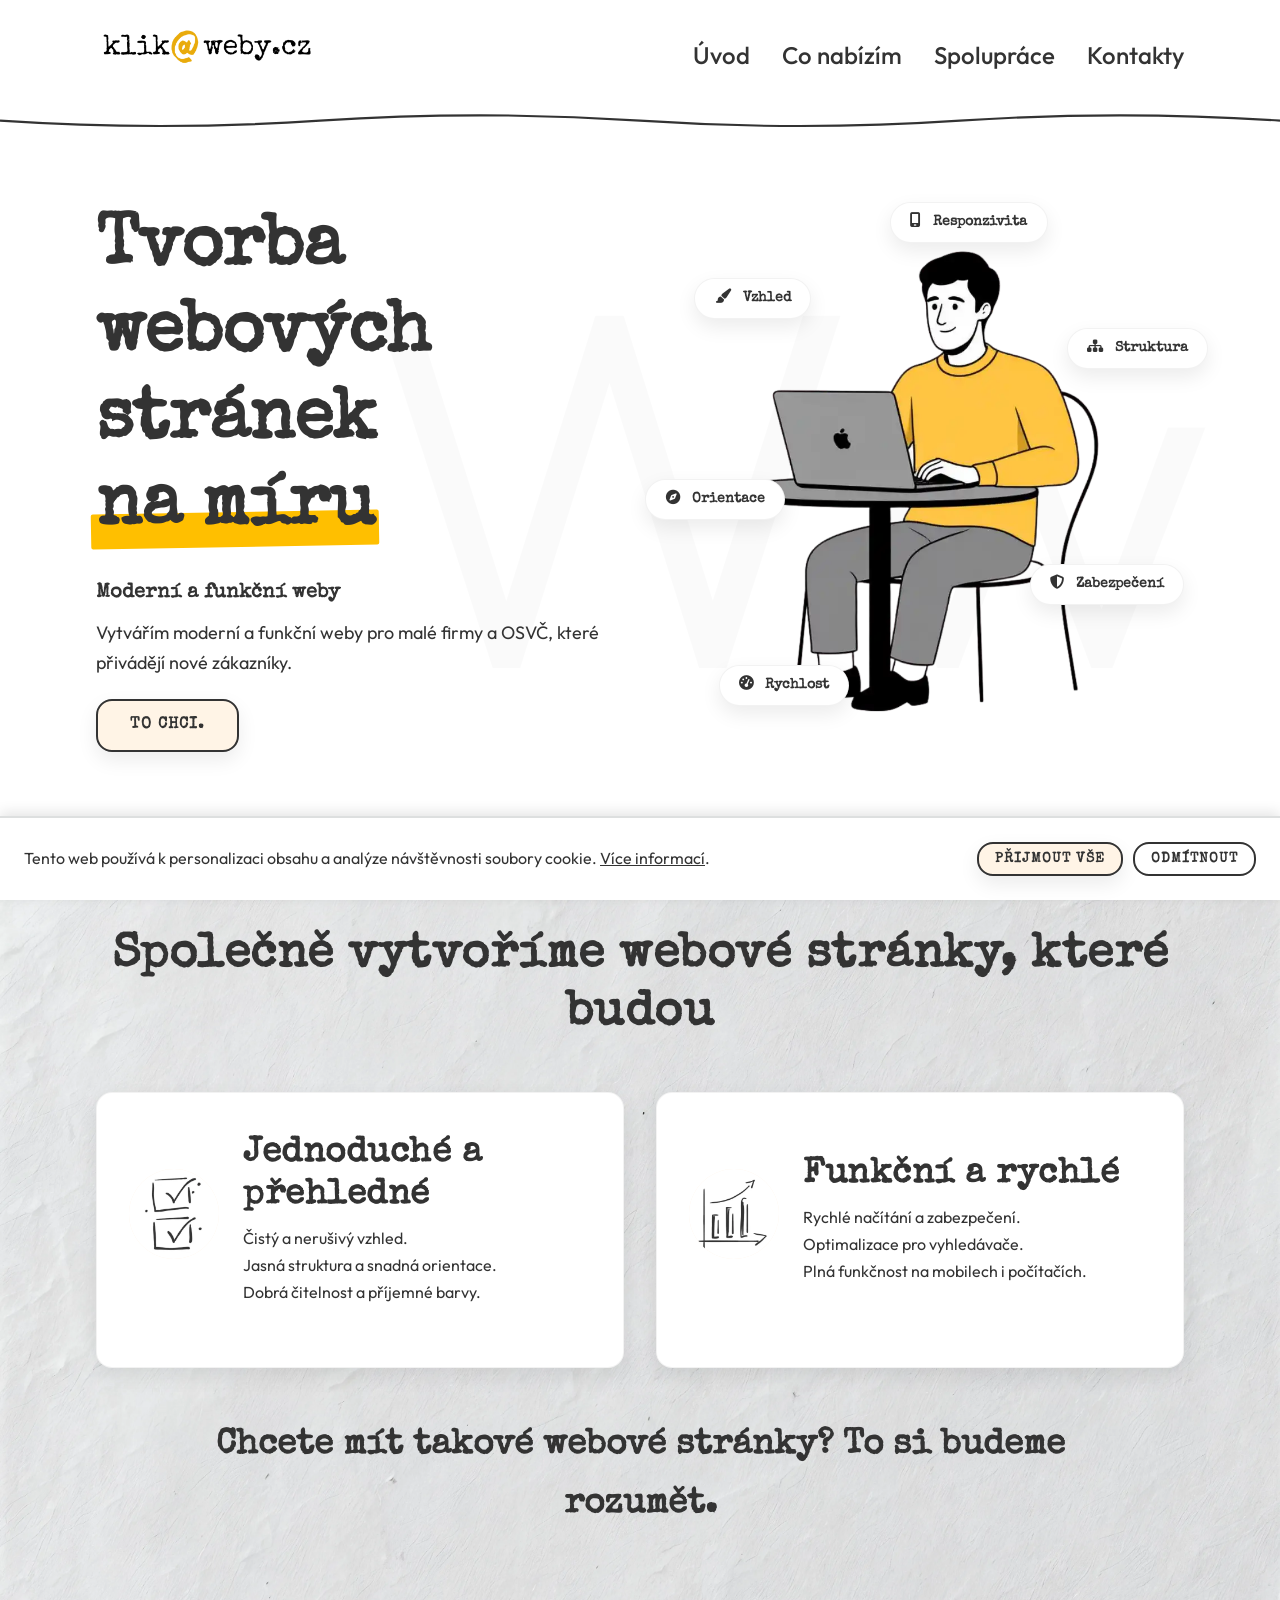
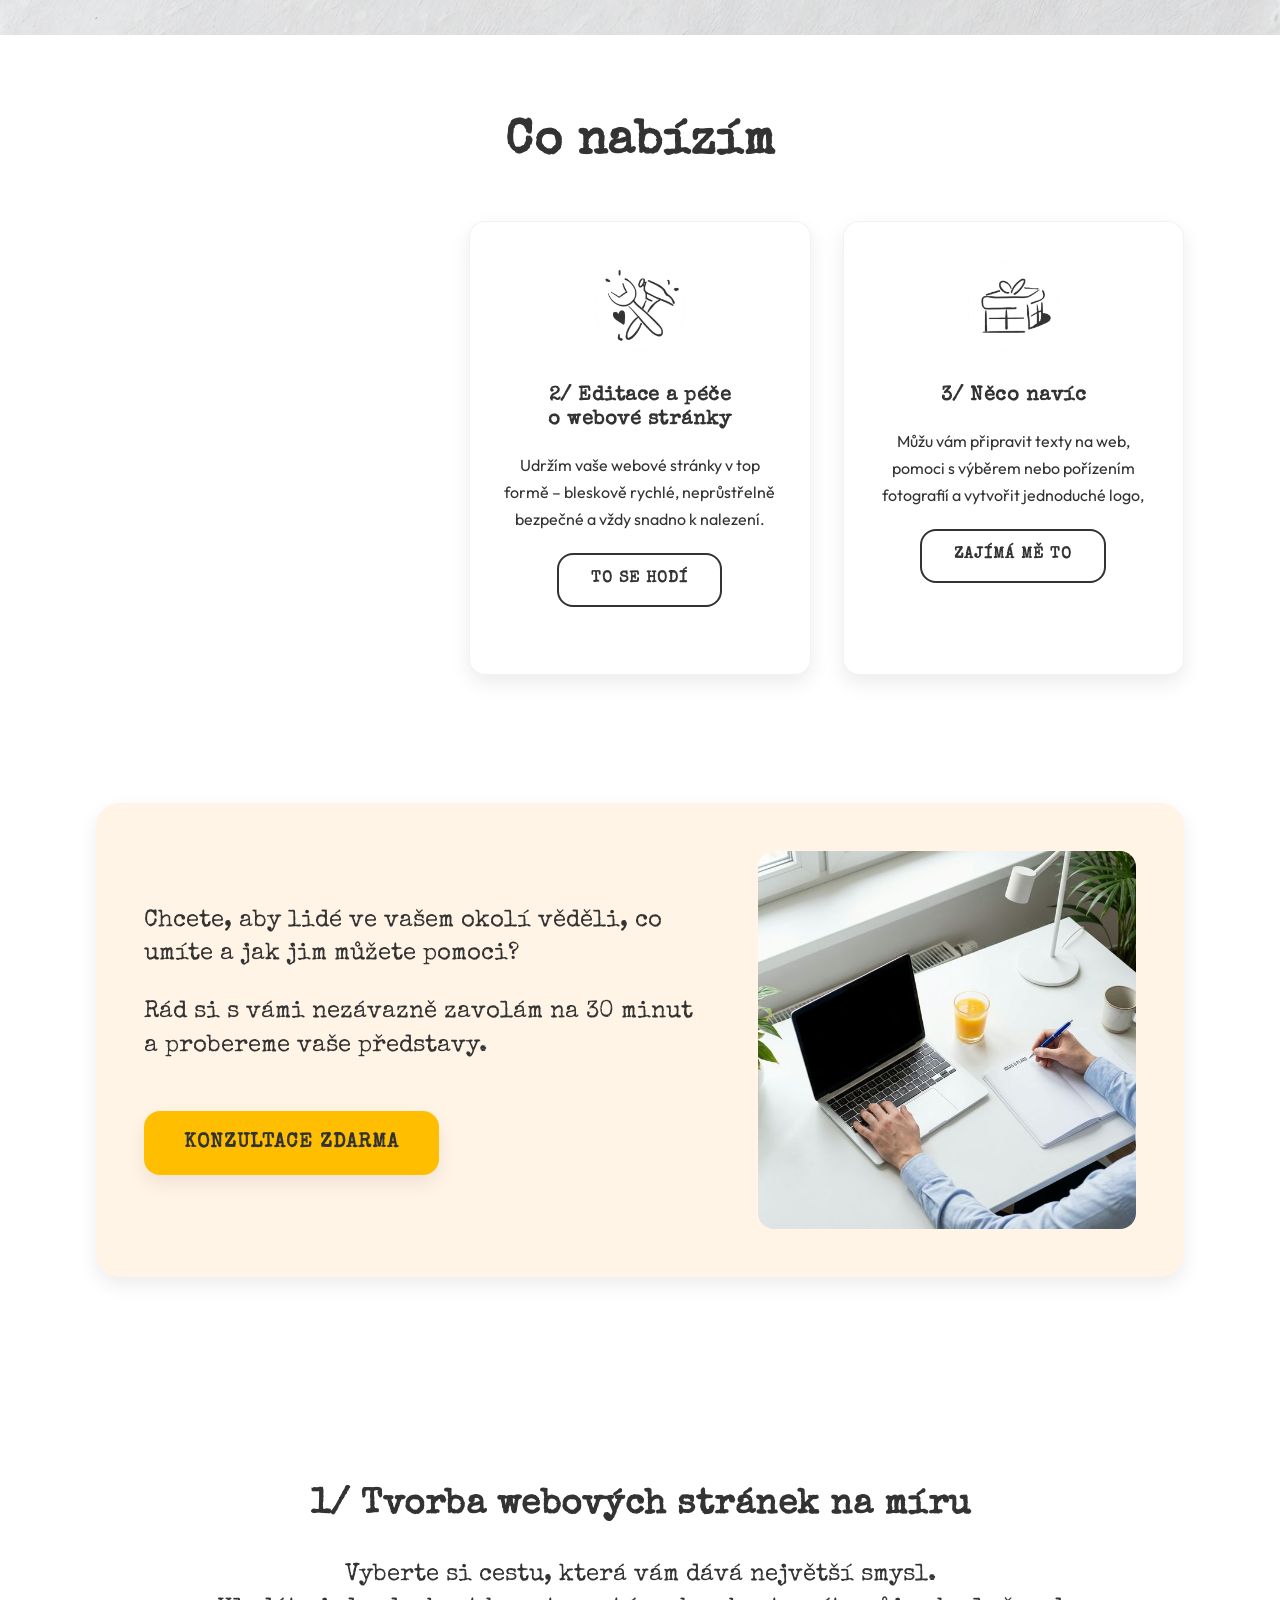
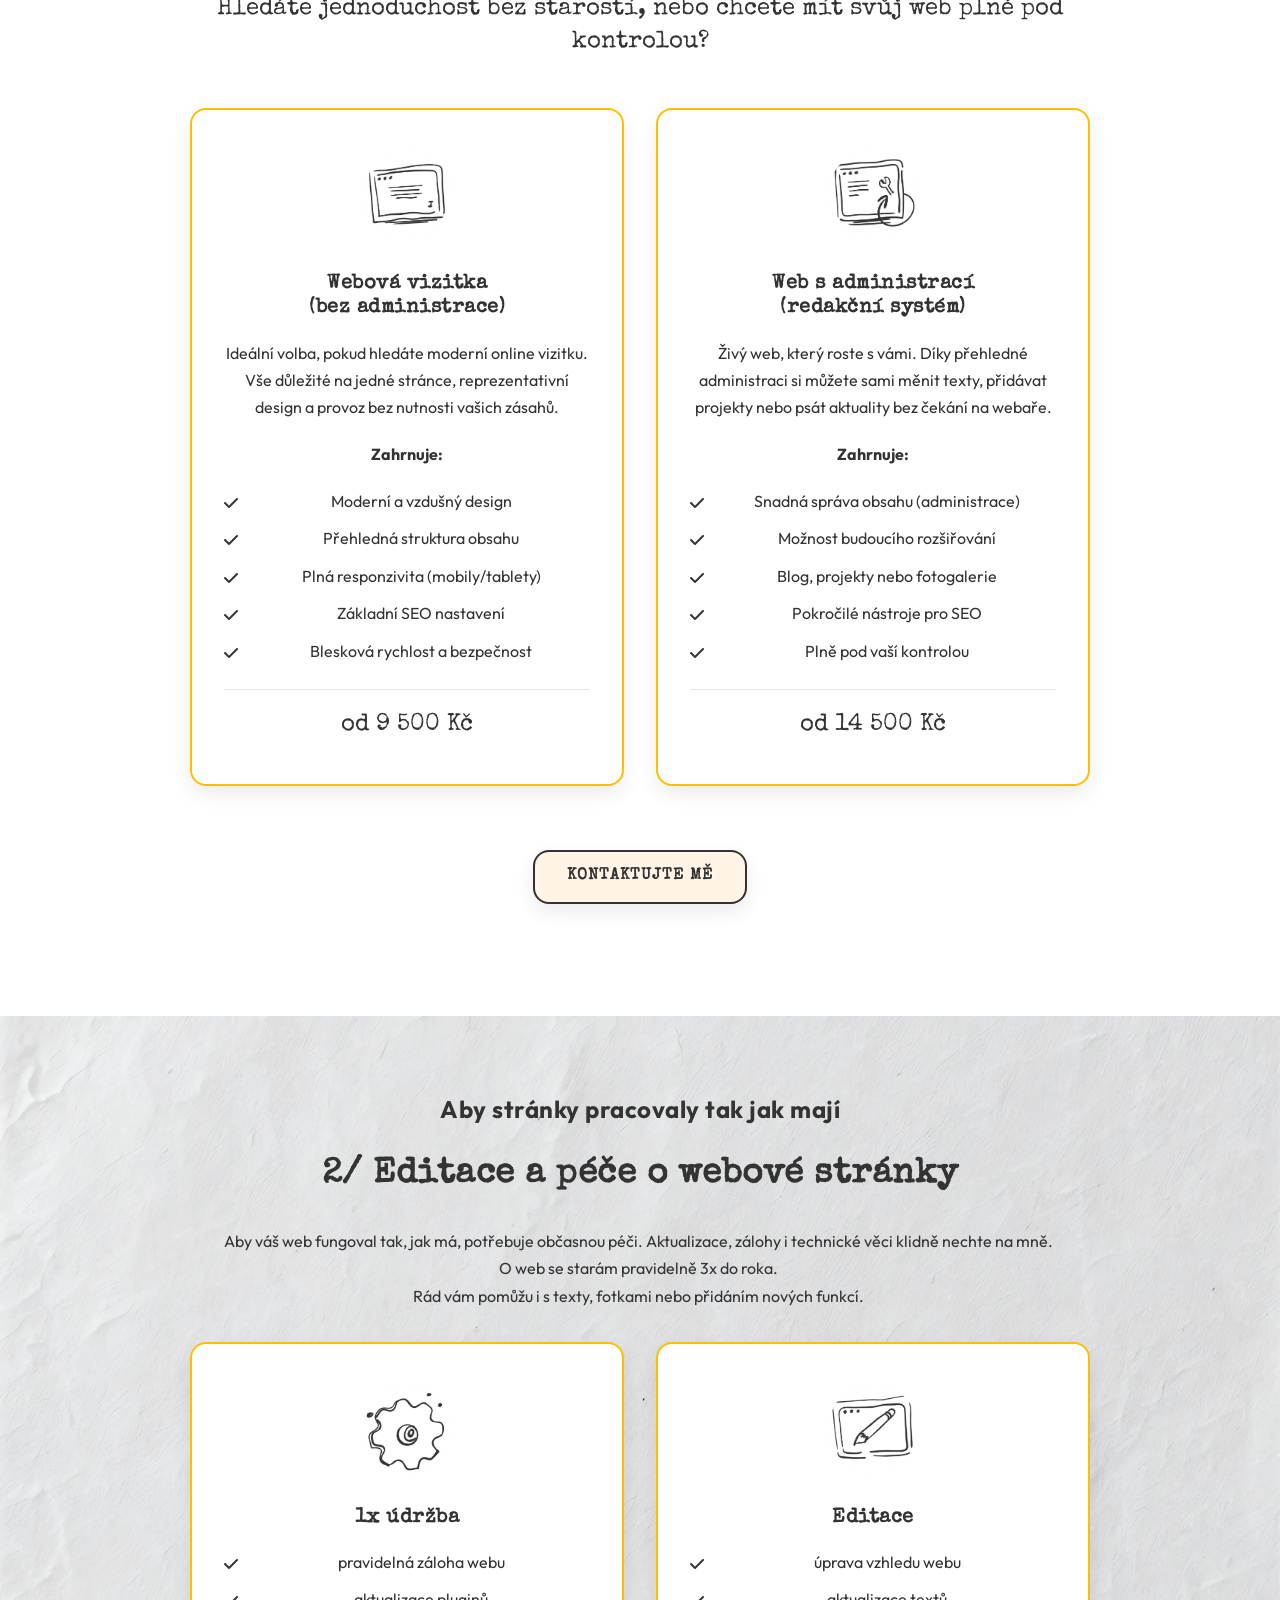
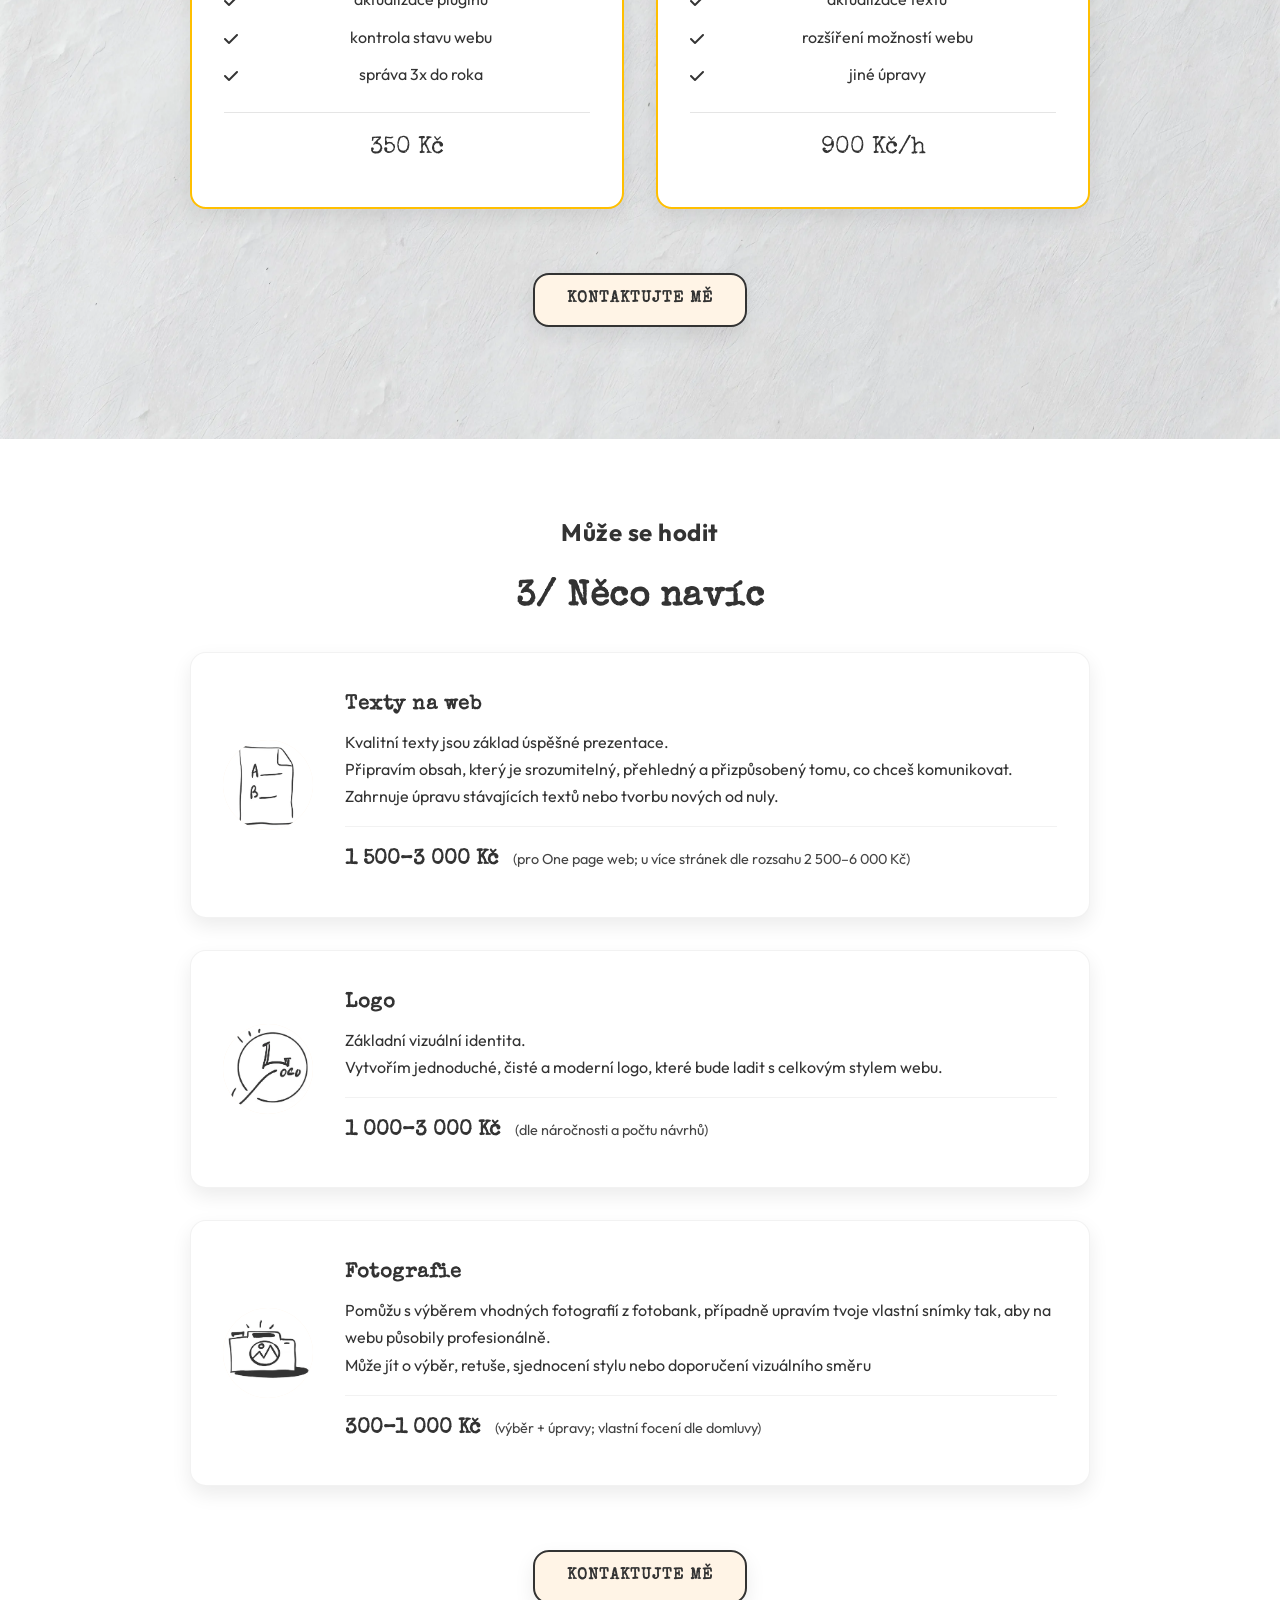
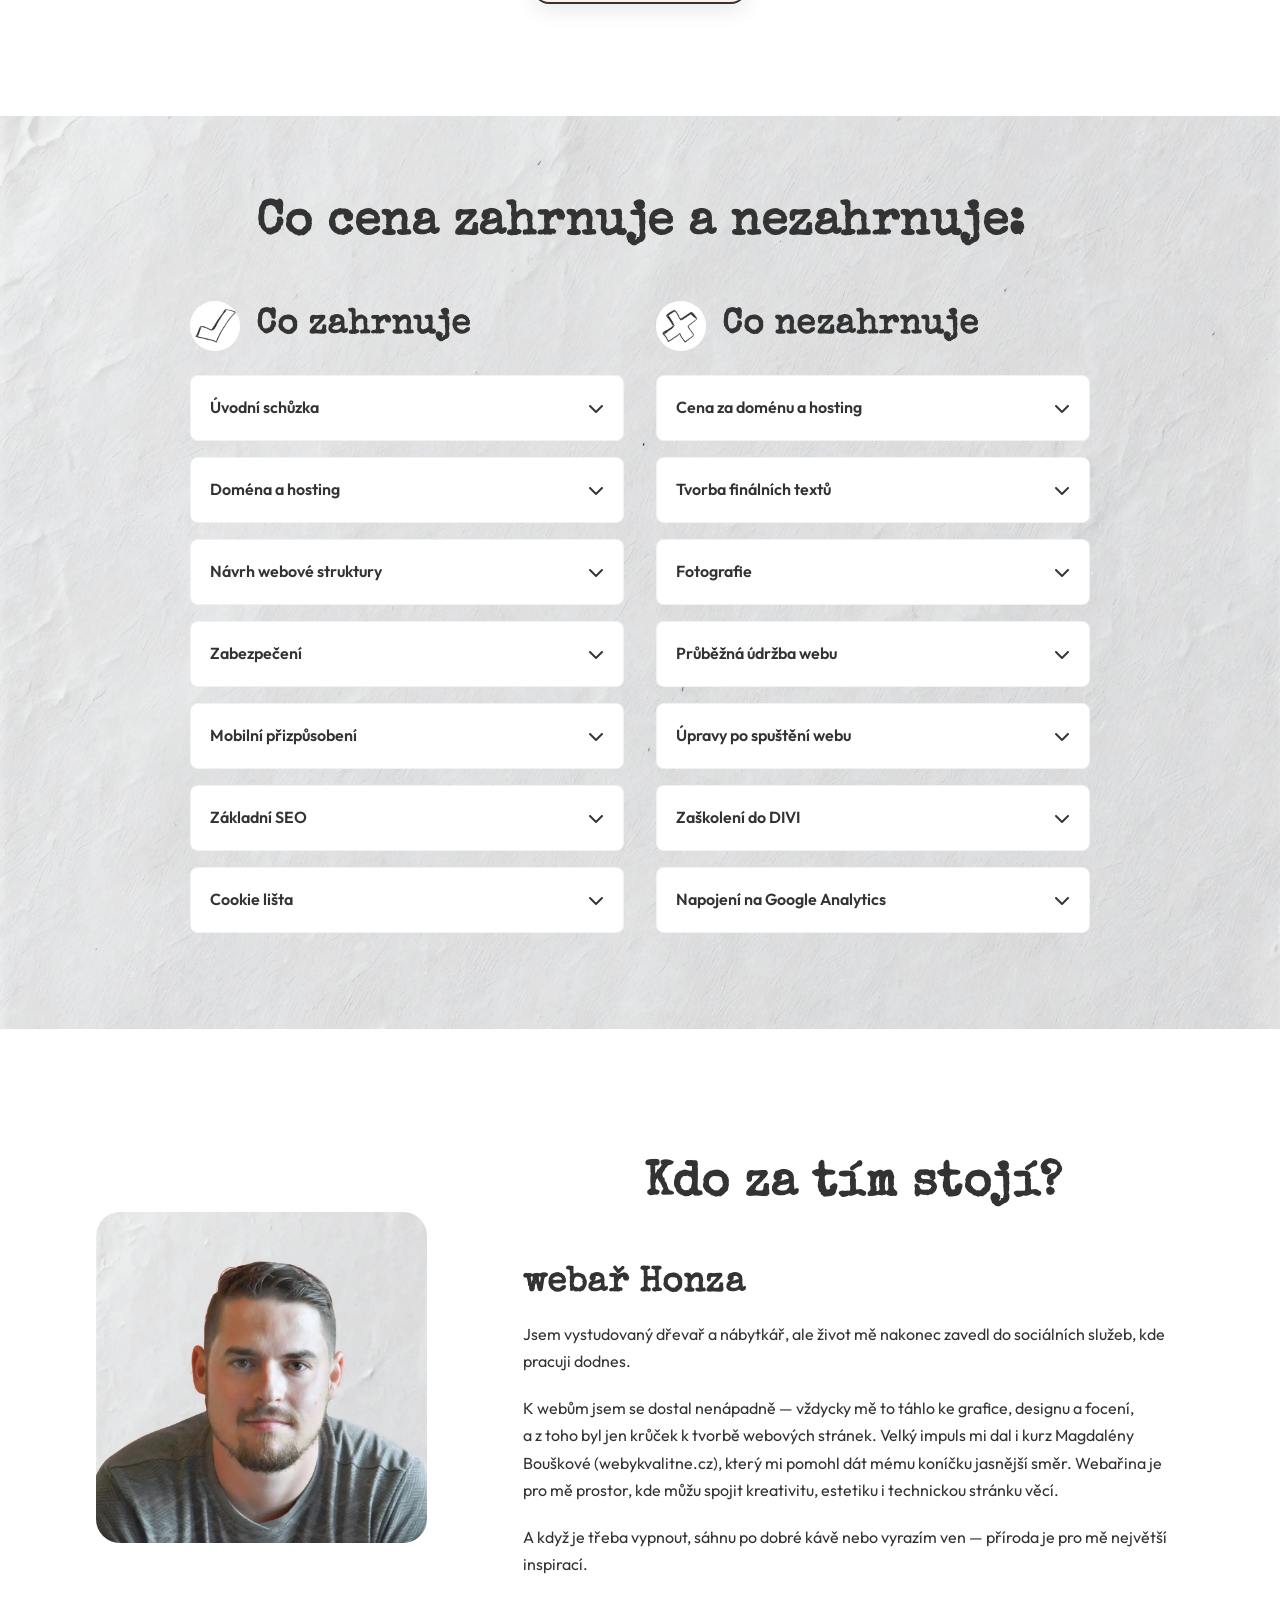
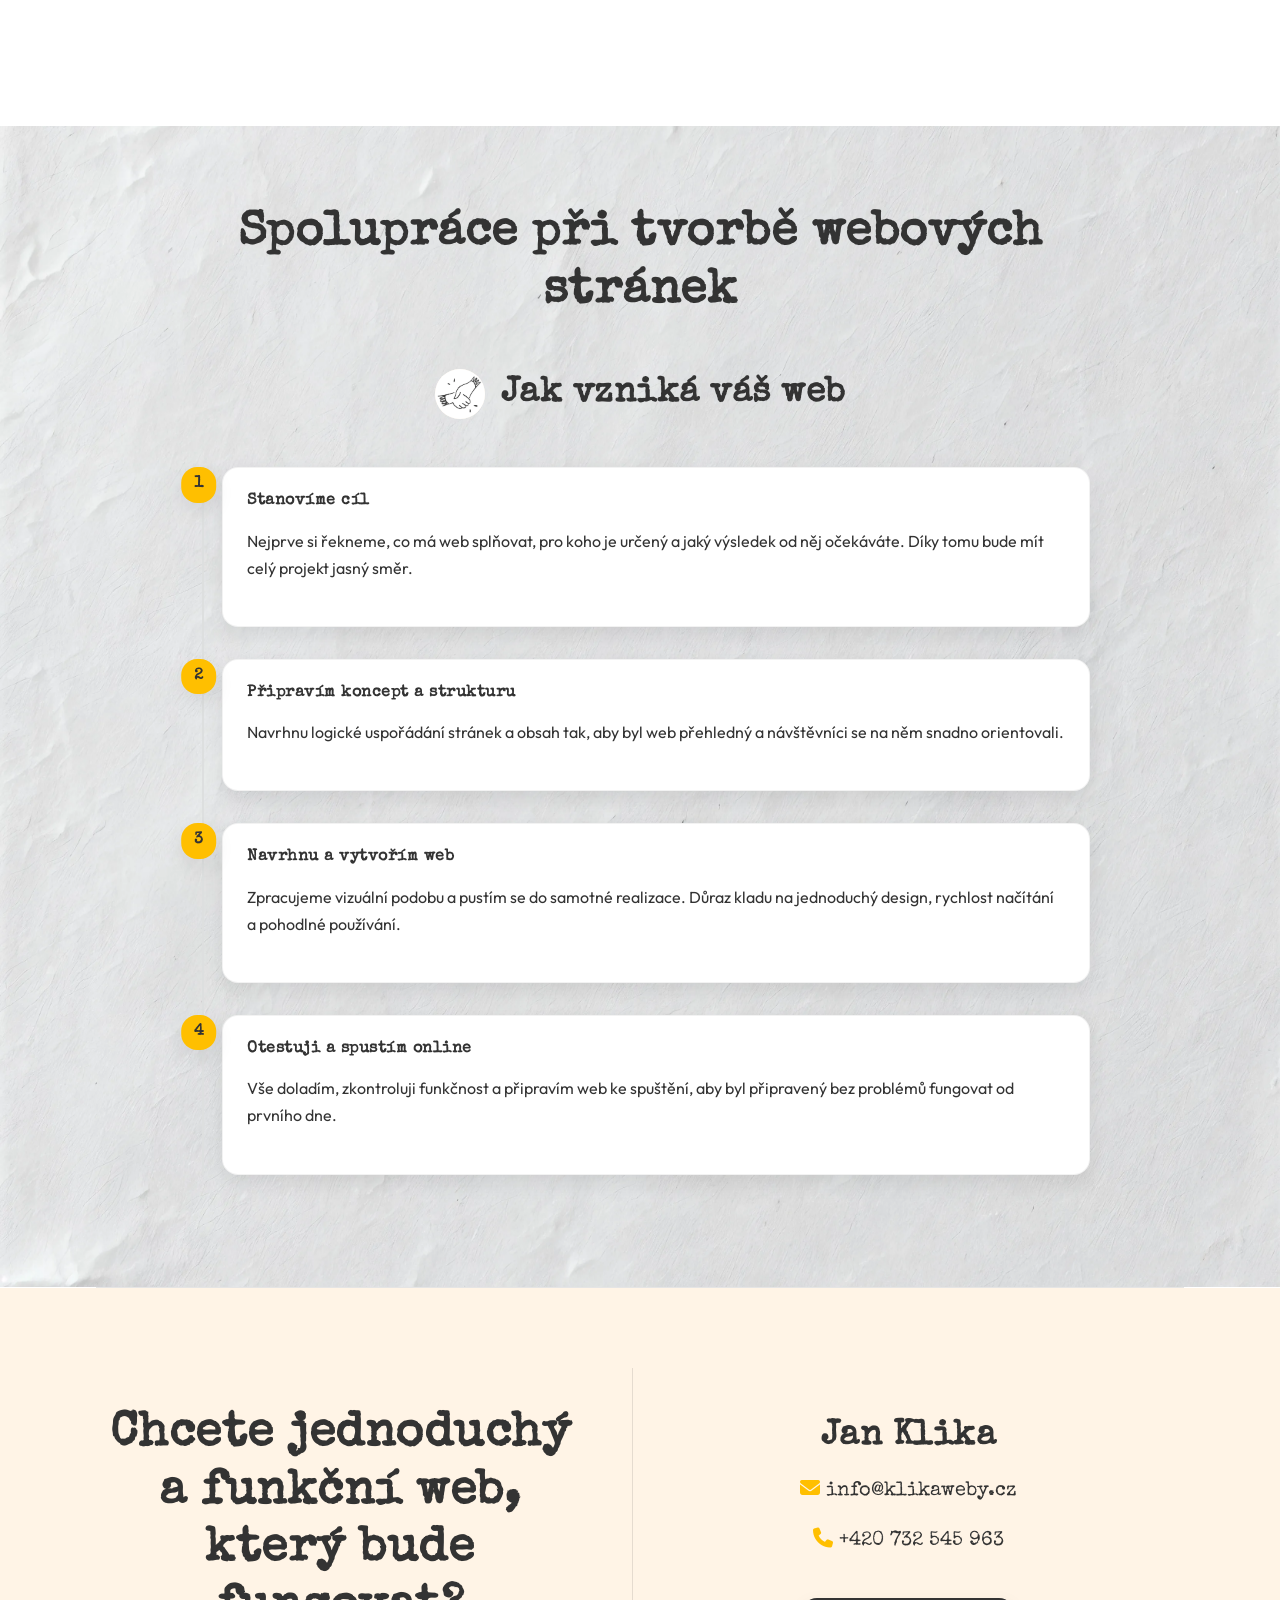
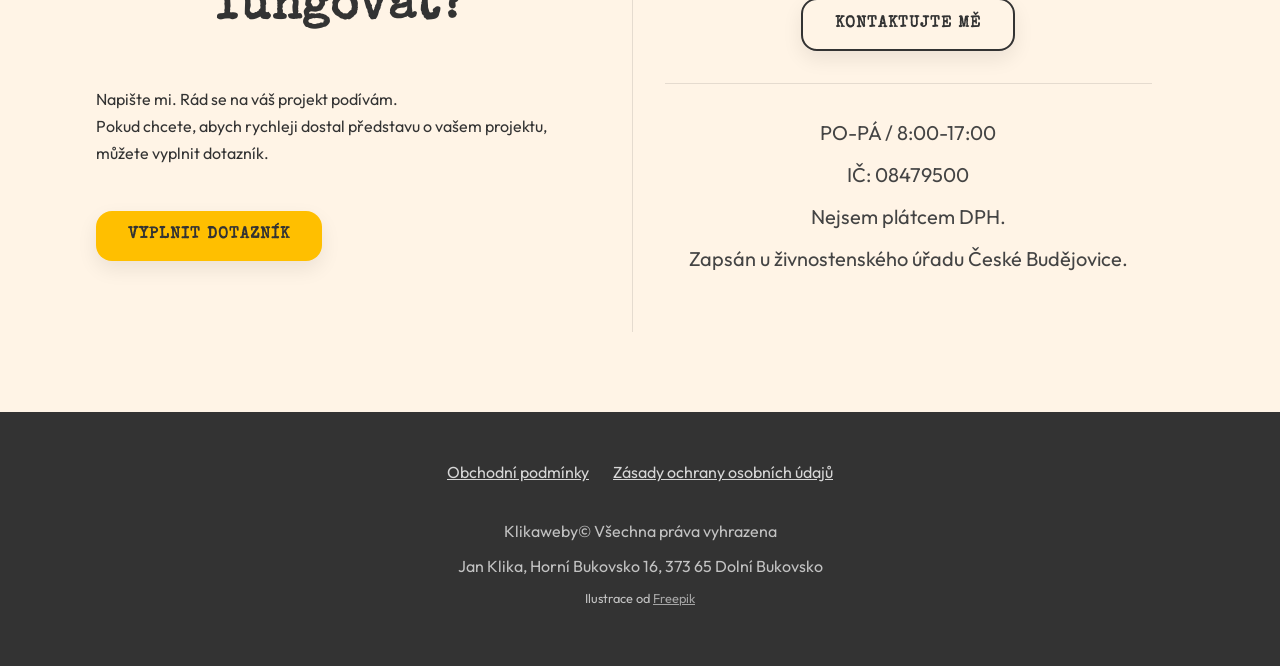
<file: index.html>
<!DOCTYPE html>
<html lang="cs">

<head>
    <meta charset="UTF-8">
    <meta name="viewport" content="width=device-width, initial-scale=1.0">
    <title>Jan Klika | Tvorba webových stránek na míru</title>
    <meta name="robots" content="index, follow">
    <meta name="description"
        content="Vytvářím moderní a funkční weby pro malé firmy a OSVČ, které přivádějí nové zákazníky.">
    <meta property="og:title" content="Jan Klika | Tvorba webových stránek na míru">
    <meta property="og:description"
        content="Vytvářím moderní a funkční weby pro malé firmy a OSVČ, které přivádějí nové zákazníky.">
    <meta property="og:type" content="website">
    <meta property="og:url" content="https://www.klikaweby.cz/">
    <meta property="og:image" content="https://www.klikaweby.cz/Obrazky/og_nahled.jpg">
    
    <!-- Náhled pro Twitter (X) a další aplikace -->
    <meta name="twitter:card" content="summary_large_image">
    <meta name="twitter:title" content="Jan Klika | Tvorba webových stránek na míru">
    <meta name="twitter:description" content="Vytvářím moderní a funkční weby pro malé firmy a OSVČ, které přivádějí nové zákazníky.">
    <meta name="twitter:image" content="https://www.klikaweby.cz/Obrazky/og_nahled.jpg">
    
    <link rel="icon" type="image/webp" href="Obrazky/favicon_klikaweby.webp">
    <link rel="canonical" href="https://www.klikaweby.cz">
    <link rel="preconnect" href="https://fonts.googleapis.com">
    <link rel="preconnect" href="https://fonts.gstatic.com" crossorigin>
    <link
        href="https://fonts.googleapis.com/css2?family=Outfit:wght@300;400;500;600;700&family=Special+Elite&display=swap"
        rel="stylesheet">
    <!-- Nenačítat FontAwesome blokujícím způsobem (LCP zdržení) -->
    <link rel="stylesheet" href="https://cdnjs.cloudflare.com/ajax/libs/font-awesome/6.5.1/css/all.min.css"
        media="print" onload="this.media='all'">
    <noscript>
        <link rel="stylesheet" href="https://cdnjs.cloudflare.com/ajax/libs/font-awesome/6.5.1/css/all.min.css">
    </noscript>

    <link rel="stylesheet" href="style.css">
    <link rel="preload" as="image" href="Obrazky/Webari_anime/webar_anime_pocitac.webp">

    <!-- JSON-LD Structured Data -->
    <script type="application/ld+json">
    {
      "@context": "https://schema.org",
      "@type": "LocalBusiness",
      "name": "Jan Klika - Tvorba webových stránek",
      "image": "Obrazky/logo_klikaweby.webp",
      "email": "info@klikaweby.cz",
      "telephone": "+420 732 545 963",
      "address": {
        "@type": "PostalAddress",
        "streetAddress": "Horní Bukovsko 16",
        "addressLocality": "Dolní Bukovsko",
        "postalCode": "373 65",
        "addressCountry": "CZ"
      },
      "url": "https://www.klikaweby.cz"
    }
    </script>
</head>

<body>

    <!-- Header & Navigation -->
    <header class="site-header">
        <div class="container header-inner">
            <a href="#hero" class="logo">
                <img src="Obrazky/logo_klikaweby.webp" alt="Klikaweby Logo">
            </a>

            <button class="menu-toggle" aria-label="Otevřít menu" aria-expanded="false" aria-controls="main-nav">
                <i class="fa-solid fa-bars"></i>
            </button>

            <nav id="main-nav" class="main-nav">
                <ul class="nav-links">
                    <li><a href="#hero">Úvod</a></li>
                    <li><a href="#co-nabizim">Co nabízím</a></li>
                    <li><a href="#spoluprace">Spolupráce</a></li>
                    <li><a href="#kontakty">Kontakty</a></li>
                </ul>
            </nav>
        </div>
    </header>

    <main>
        <!-- Hero Section -->
        <section class="hero-section" id="hero">
            <!-- Background element imitating the 'Aa' watermark from the image -->
            <div class="hero-watermark" aria-hidden="true">Ww</div>

            <!-- Hand drawn top border -->
            <div class="hero-top-border">
                <svg viewBox="0 0 1200 20" preserveAspectRatio="none">
                    <path d="M0,10 Q150,20 300,10 T600,10 T900,10 T1200,10" fill="none" stroke="#333333"
                        stroke-width="2" />
                </svg>
            </div>

            <div class="container hero-container">
                <div class="hero-content">
                    <h1>Tvorba <br> webových stránek <br> <span class="highlight">na míru</span></h1>

                    <p class="hero-subtitle"><strong>Moderní a funkční weby</strong></p>

                    <p class="hero-text">
                        Vytvářím moderní a funkční weby pro malé firmy a OSVČ, které přivádějí nové zákazníky.
                    </p>

                    <a href="#co-nabizim" class="btn btn-primary btn-hero">To chci.</a>
                </div>

                <div class="hero-image-wrapper">
                    <img src="Obrazky/Webari_anime/webar_anime_pocitac.webp" alt="Webař pracuje na počítači"
                        class="hero-img" fetchpriority="high">

                    <!-- Bubbles around the image -->
                    <div class="bubble b-1"><i class="fa-solid fa-paintbrush mr-1"></i> Vzhled</div>
                    <div class="bubble b-2"><i class="fa-solid fa-sitemap mr-1"></i> Struktura</div>
                    <div class="bubble b-3"><i class="fa-solid fa-compass mr-1"></i> Orientace</div>
                    <div class="bubble b-4"><i class="fa-solid fa-shield-halved mr-1"></i> Zabezpečení</div>
                    <div class="bubble b-5"><i class="fa-solid fa-gauge-high mr-1"></i> Rychlost</div>
                    <div class="bubble b-6"><i class="fa-solid fa-mobile-screen mr-1"></i> Responzivita</div>
                </div>
            </div>
        </section>

        <!-- Úvod Section -->
        <section class="section bg-texture reveal uvod-section">
            <div class="container section-container">
                <h2 class="section-title">Společně vytvoříme webové stránky, které budou</h2>

                <div class="cards-grid cols-2">
                    <!-- Karta 1 -->
                    <div class="feature-card">
                        <img src="Obrazky/Ikony/Jednoduche_a_prehledne.webp" alt="Jednoduché a přehledné" class="icon"
                            loading="lazy">
                        <div class="feature-content">
                            <h3>Jednoduché a přehledné</h3>
                            <p>Čistý a nerušivý vzhled.<br>
                                Jasná struktura a&nbsp;snadná orientace.<br>
                                Dobrá čitelnost a&nbsp;příjemné barvy.</p>
                        </div>
                    </div>

                    <!-- Karta 2 -->
                    <div class="feature-card">
                        <img src="Obrazky/Ikony/Funkcni_a_rychle.webp" alt="Funkční a rychlé" class="icon" width="100"
                            height="100" loading="lazy">
                        <div class="feature-content">
                            <h3>Funkční a rychlé</h3>
                            <p>Rychlé načítání a&nbsp;zabezpečení.<br>
                                Optimalizace pro vyhledávače.<br>
                                Plná funkčnost na mobilech i&nbsp;počítačích.</p>
                        </div>
                    </div>
                </div>

                <div class="section-footer-text">
                    <p class="h3-style">Chcete mít takové webové stránky? To si budeme rozumět.</p>
                </div>
            </div>
        </section>

        <!-- Co nabízím (Intro) Section -->
        <section id="co-nabizim" class="section section-co-nabizim reveal">
            <div class="container">
                <h2 class="section-title">Co nabízím</h2>

                <div class="cards-grid cols-3 mt-4">
                    <div class="offer-card reveal">
                        <img src="Obrazky/Ikony/Tvorba_webovych_stranek.webp" alt="Tvorba webových stránek" class="icon"
                            loading="lazy">
                        <h4>1/ Tvorba webových stránek</h4>
                        <p>Vytvoříme webové stránky, které budou magnetem pro vyhledávače, s&nbsp;obsahem, který zaujme
                            a&nbsp;prezentací, která vás vystihne.</p>
                        <a href="#tvorba" class="btn btn-outline">To chci</a>
                    </div>

                    <div class="offer-card">
                        <img src="Obrazky/Ikony/Editace_a_pece_o_webove_stranky.webp"
                            alt="Editace a péče o webové stránky" class="icon" loading="lazy">
                        <h4>2/ Editace a péče o&nbsp;webové stránky</h4>
                        <p>Udržím vaše webové stránky v&nbsp;top formě – bleskově rychlé, neprůstřelně bezpečné
                            a&nbsp;vždy snadno k&nbsp;nalezení.</p>
                        <a href="#pece" class="btn btn-outline">To se hodí</a>
                    </div>

                    <div class="offer-card">
                        <img src="Obrazky/Ikony/Neco_navic.webp" alt="Něco navíc" class="icon" loading="lazy">
                        <h4>3/ Něco navíc</h4>
                        <p>Můžu vám připravit texty na web, pomoci s&nbsp;výběrem nebo pořízením fotografií
                            a&nbsp;vytvořit jednoduché logo,</p>
                        <a href="#navic" class="btn btn-outline">Zajímá mě to</a>
                    </div>
                </div>

                <div class="section-intro-split mt-6">
                    <div class="intro-content">
                        <p class="brand-text-large text-highlight">Chcete, aby lidé ve vašem okolí věděli, co umíte
                            a&nbsp;jak jim
                            můžete pomoci?</p>
                        <p class="brand-text-large">Rád si s&nbsp;vámi nezávazně zavolám na 30&nbsp;minut
                            a&nbsp;probereme vaše představy.</p>
                        <a href="#kontakty" class="btn btn-secondary mt-3">Konzultace zdarma</a>
                    </div>
                    <div class="intro-image">
                        <img src="Obrazky/Ostatni/konzultace.webp" alt="Konzultace a práce na webu" width="400"
                            height="400" loading="lazy">
                    </div>
                </div>
            </div>
        </section>


        <!-- Detailní nabídka: Tvorba webových stránek -->
        <section id="tvorba" class="section reveal">
            <div class="container container-sm">
                <h2 class="large-num-title">1/ Tvorba webových stránek na míru</h2>
                <div class="text-center mb-5">
                    <p class="brand-text-large">Vyberte si cestu, která vám dává největší smysl. <br>Hledáte
                        jednoduchost bez starostí, nebo chcete mít svůj web plně pod kontrolou?</p>
                </div>

                <div class="cards-grid cols-2 mt-4">
                    <div class="price-card reveal">
                        <img src="Obrazky/Ikony/Web_bez_administrace.webp" alt="Web bez redakčního systému" class="icon"
                            loading="lazy">
                        <h4>Webová vizitka <br>(bez administrace)</h4>
                        <p>Ideální volba, pokud hledáte moderní online vizitku. Vše důležité na jedné stránce,
                            reprezentativní design a&nbsp;provoz bez nutnosti vašich zásahů.</p>
                        <p><strong>Zahrnuje:</strong></p>
                        <ul class="check-list">
                            <li>Moderní a&nbsp;vzdušný design</li>
                            <li>Přehledná struktura obsahu</li>
                            <li>Plná responzivita (mobily/tablety)</li>
                            <li>Základní SEO nastavení</li>
                            <li>Blesková rychlost a&nbsp;bezpečnost</li>
                        </ul>
                        <div class="price-tag">od 9&nbsp;500&nbsp;Kč</div>
                    </div>

                    <div class="price-card primary-border">
                        <img src="Obrazky/Ikony/Web_s_administraci.webp" alt="Web s redakčním systémem" class="icon"
                            loading="lazy">
                        <h4>Web s&nbsp;administrací <br>(redakční systém)</h4>
                        <p>Živý web, který roste s&nbsp;vámi. Díky přehledné administraci si můžete sami měnit texty,
                            přidávat projekty nebo psát aktuality bez čekání na webaře.</p>
                        <p><strong>Zahrnuje:</strong></p>
                        <ul class="check-list">
                            <li>Snadná správa obsahu (administrace)</li>
                            <li>Možnost budoucího rozšiřování</li>
                            <li>Blog, projekty nebo fotogalerie</li>
                            <li>Pokročilé nástroje pro SEO</li>
                            <li>Plně pod vaší kontrolou</li>
                        </ul>
                        <div class="price-tag">od 14&nbsp;500&nbsp;Kč</div>
                    </div>
                </div>

                <div class="text-center btn-detail-spacing">
                    <a href="#kontakty" class="btn btn-primary">Kontaktujte mě</a>
                </div>
            </div>
        </section>

        <!-- Detailní nabídka: Editace a péče -->
        <section id="pece" class="section bg-texture reveal">
            <div class="container container-sm">
                <h2 class="section-title-sm">Aby stránky pracovaly tak jak mají</h2>
                <h3 class="large-num-title">2/ Editace a péče o&nbsp;webové stránky</h3>

                <div class="text-center mb-4">
                    <p>Aby váš web fungoval tak, jak má, potřebuje občasnou péči. Aktualizace, zálohy i&nbsp;technické
                        věci klidně nechte na mně.<br>O web se starám pravidelně 3x do roka.<br>Rád vám pomůžu
                        i&nbsp;s&nbsp;texty, fotkami nebo přidáním nových funkcí.</p>
                </div>

                <div class="cards-grid cols-2">
                    <div class="price-card">
                        <img src="Obrazky/Ikony/Udrzba.webp" alt="Údržba" class="icon" loading="lazy">
                        <h4>1x údržba</h4>
                        <ul class="check-list">
                            <li>pravidelná záloha webu</li>
                            <li>aktualizace pluginů</li>
                            <li>kontrola stavu webu</li>
                            <li>správa 3x do roka</li>
                        </ul>
                        <div class="price-tag">350&nbsp;Kč</div>
                    </div>

                    <div class="price-card">
                        <img src="Obrazky/Ikony/Editace.webp" alt="Editace" class="icon" loading="lazy">
                        <h4>Editace</h4>
                        <ul class="check-list">
                            <li>úprava vzhledu webu</li>
                            <li>aktualizace textů</li>
                            <li>rozšíření možností webu</li>
                            <li>jiné úpravy</li>
                        </ul>
                        <div class="price-tag">900&nbsp;Kč/h</div>
                    </div>
                </div>

                <div class="text-center btn-detail-spacing">
                    <a href="#kontakty" class="btn btn-primary">Kontaktujte mě</a>
                </div>
            </div>
        </section>

        <!-- Detailní nabídka: Něco navíc -->
        <section id="navic" class="section reveal">
            <div class="container container-sm">
                <h2 class="section-title-sm">Může se hodit</h2>
                <h3 class="large-num-title">3/ Něco navíc</h3>

                <div class="service-list mt-4">
                    <div class="service-item">
                        <img src="Obrazky/Ikony/Texty_na_web.webp" alt="Texty na web" class="icon list-icon" width="100"
                            height="100" loading="lazy">
                        <div class="service-content">
                            <h4>Texty na web</h4>
                            <p>Kvalitní texty jsou základ úspěšné prezentace.<br>Připravím obsah, který je srozumitelný,
                                přehledný a&nbsp;přizpůsobený tomu, co chceš komunikovat.<br>Zahrnuje úpravu stávajících
                                textů nebo tvorbu nových od nuly.</p>
                            <div class="price-row">1&nbsp;500–3&nbsp;000&nbsp;Kč <span>(pro One page web; u více stránek
                                    dle rozsahu 2&nbsp;500–6&nbsp;000&nbsp;Kč)</span></div>
                        </div>
                    </div>

                    <div class="service-item">
                        <img src="Obrazky/Ikony/Logo.webp" alt="Logo" class="icon list-icon" loading="lazy">
                        <div class="service-content">
                            <h4>Logo</h4>
                            <p>Základní vizuální identita.<br>Vytvořím jednoduché, čisté a&nbsp;moderní logo, které bude
                                ladit s&nbsp;celkovým stylem webu.</p>
                            <div class="price-row">1&nbsp;000–3&nbsp;000&nbsp;Kč <span>(dle náročnosti a počtu
                                    návrhů)</span></div>
                        </div>
                    </div>

                    <div class="service-item">
                        <img src="Obrazky/Ikony/Fotografie.webp" alt="Fotografie" class="icon list-icon" width="100"
                            height="100" loading="lazy">
                        <div class="service-content">
                            <h4>Fotografie</h4>
                            <p>Pomůžu s&nbsp;výběrem vhodných fotografií z&nbsp;fotobank, případně upravím tvoje vlastní
                                snímky tak, aby na webu působily profesionálně.<br>Může jít o&nbsp;výběr, retuše,
                                sjednocení stylu nebo doporučení vizuálního směru</p>
                            <div class="price-row">300–1&nbsp;000&nbsp;Kč <span>(výběr + úpravy; vlastní focení dle
                                    domluvy)</span></div>
                        </div>
                    </div>
                </div>

                <div class="text-center btn-detail-spacing">
                    <a href="#kontakty" class="btn btn-primary">Kontaktujte mě</a>
                </div>
            </div>
        </section>

        <!-- Co zahrnuje a nezahrnuje -->
        <section class="section bg-texture reveal">
            <div class="container container-sm">
                <h2 class="section-title">Co cena zahrnuje a nezahrnuje:</h2>

                <div class="accordion-wrapper mt-4">
                    <!-- Zahrnuje -->
                    <div class="acc-col">
                        <div class="acc-header flex-center mb-3">
                            <img src="Obrazky/Ikony/Ano.webp" alt="Ano" class="inline-icon" loading="lazy">
                            <h3 class="mb-0 ml-2">Co zahrnuje</h3>
                        </div>

                        <div class="accordion">
                            <details>
                                <summary>Úvodní schůzka <i class="fa-solid fa-chevron-down acc-icon"></i></summary>
                                <div class="acc-content">Máme na sebe 90&nbsp;minut. Můžeme se potkat osobně, nebo
                                    online. Probereme detailně obsah webových stránek, jejich strukturu, vzhled
                                    a&nbsp;další.</div>
                            </details>
                            <details>
                                <summary>Doména a hosting <i class="fa-solid fa-chevron-down acc-icon"></i></summary>
                                <div class="acc-content">Zařídím vám hosting a&nbsp;doménu s&nbsp;jejímž výběrem mohu
                                    pomoci.</div>
                            </details>
                            <details>
                                <summary>Návrh webové struktury <i class="fa-solid fa-chevron-down acc-icon"></i>
                                </summary>
                                <div class="acc-content">Udělám přehlednou strukturu, která zajistí snadnou
                                    a&nbsp;jasnou orientaci po webových stránkách.</div>
                            </details>
                            <details>
                                <summary>Zabezpečení <i class="fa-solid fa-chevron-down acc-icon"></i></summary>
                                <div class="acc-content">Každým webovým stránkám dávám automaticky bezpečnostní
                                    certifikát SSL.</div>
                            </details>
                            <details>
                                <summary>Mobilní přizpůsobení <i class="fa-solid fa-chevron-down acc-icon"></i>
                                </summary>
                                <div class="acc-content">Většina online světa dnes funguje na mobilních telefonech,
                                    proto budou vaše webové stránky na těchto zařízeních nejen skvěle vypadat, ale
                                    i&nbsp;bez problémů fungovat.</div>
                            </details>
                            <details>
                                <summary>Základní SEO <i class="fa-solid fa-chevron-down acc-icon"></i></summary>
                                <div class="acc-content">Zajistím základní optimalizaci pro vyhledávače a&nbsp;propojení
                                    s&nbsp;Google Search Console, aby vás uživatelé mohli snadno najít.</div>
                            </details>
                            <details>
                                <summary>Cookie lišta <i class="fa-solid fa-chevron-down acc-icon"></i></summary>
                                <div class="acc-content">Pokud bude potřeba, rád ji připravím.</div>
                            </details>
                        </div>
                    </div>

                    <!-- Nezahrnuje -->
                    <div class="acc-col">
                        <div class="acc-header flex-center mb-3">
                            <img src="Obrazky/Ikony/Ne.webp" alt="Ne" class="inline-icon" loading="lazy">
                            <h3 class="mb-0 ml-2">Co nezahrnuje</h3>
                        </div>

                        <div class="accordion">
                            <details>
                                <summary>Cena za doménu a hosting <i class="fa-solid fa-chevron-down acc-icon"></i>
                                </summary>
                                <div class="acc-content">Doména i&nbsp;hosting se platí jednou ročně přímo poskytovateli
                                    služby, a&nbsp;platbu provádíte vy jako klient. S&nbsp;jejich výběrem
                                    i&nbsp;nastavením vám ale rád pomohu.</div>
                            </details>
                            <details>
                                <summary>Tvorba finálních textů <i class="fa-solid fa-chevron-down acc-icon"></i>
                                </summary>
                                <div class="acc-content">Finální texty si připravuje klient, ale nenechám vás v&nbsp;tom
                                    samotné — vytvoříme si společně přehlednou strukturu, podle které se vám bude psát
                                    mnohem snadněji. Pokud budete chtít, texty mohu zpracovat za vás, případně doporučím
                                    copywritera. Cena se stanovuje podle rozsahu a&nbsp;tématu.</div>
                            </details>
                            <details>
                                <summary>Fotografie <i class="fa-solid fa-chevron-down acc-icon"></i></summary>
                                <div class="acc-content">Dobré fotografie dělají velký rozdíl. Pokud nemáte vlastní,
                                    rád vyhledám snímky ve fotobankách nebo je mohu nafotit. Cena se odvíjí od počtu
                                    fotografií a&nbsp;úprav.</div>
                            </details>
                            <details>
                                <summary>Průběžná údržba webu <i class="fa-solid fa-chevron-down acc-icon"></i>
                                </summary>
                                <div class="acc-content">Webové stránky potřebují průběžnou péči — aktualizace, zálohy
                                    i&nbsp;kontrolu, aby vše fungovalo tak, jak má. Nabízím jednorázovou údržbu za
                                    350&nbsp;Kč, kterou standardně provádím 3-4 do roka.</div>
                            </details>
                            <details>
                                <summary>Úpravy po spuštění webu <i class="fa-solid fa-chevron-down acc-icon"></i>
                                </summary>
                                <div class="acc-content">V prvním týdnu ostrého provozu máte drobné úpravy zdarma. Další
                                    editace již spuštěných webových stránek pak provádím za standardní sazbu 900&nbsp;Kč
                                    za hodinu.</div>
                            </details>
                            <details>
                                <summary>Zaškolení do DIVI <i class="fa-solid fa-chevron-down acc-icon"></i></summary>
                                <div class="acc-content">Chcete si obsah webových stránek spravovat sami? Nabízím
                                    jednorázové zaškolení do administrace a&nbsp;editace webu v&nbsp;délce asi 1,5
                                    hodiny. Cena je 1&nbsp;400&nbsp;Kč.</div>
                            </details>
                            <details>
                                <summary>Napojení na Google Analytics <i class="fa-solid fa-chevron-down acc-icon"></i>
                                </summary>
                                <div class="acc-content">Google Analytics je analytický nástroj, který monitoruje provoz
                                    na webových stránkách. Sbírá důležitá data a&nbsp;nabízí jasné přehledy o&nbsp;tom,
                                    jak lidé váš webové stránky používají.</div>
                            </details>
                        </div>
                    </div>
                </div>
            </div>
        </section>

        <!-- Kdo za tím stojí Section -->
        <section class="section py-6 reveal">
            <div class="container split-layout">
                <div class="split-image">
                    <img src="Obrazky/Lide/jan_klika.webp" alt="Honza webař" class="author-img" loading="lazy"
                        onerror="this.onerror=null; this.src='Obrazky/Lide/webar_honza_profil.webp'">
                    <!-- Added fallback image to webar_honza_profil.webp since jan_klika.jpg wasn't listed, only jan_klika.webp was! -->
                </div>
                <div class="split-text pl-text">
                    <h2 class="section-title text-left">Kdo za tím stojí?</h2>
                    <h3>webař Honza</h3>
                    <p>Jsem vystudovaný dřevař a&nbsp;nábytkář, ale život mě nakonec zavedl do sociálních služeb, kde
                        pracuji dodnes.</p>
                    <p>K&nbsp;webům jsem se dostal nenápadně — vždycky mě to táhlo ke grafice, designu a&nbsp;focení,
                        a&nbsp;z&nbsp;toho byl jen krůček k&nbsp;tvorbě webových stránek. Velký impuls mi dal
                        i&nbsp;kurz Magdalény Bouškové (webykvalitne.cz), který mi pomohl dát mému koníčku jasnější
                        směr. Webařina je pro mě prostor, kde můžu spojit kreativitu, estetiku i&nbsp;technickou stránku
                        věcí.</p>
                    <p>A&nbsp;když je třeba vypnout, sáhnu po dobré kávě nebo vyrazím ven — příroda je pro mě největší
                        inspirací.</p>
                </div>
            </div>
        </section>

        <!-- Spolupráce Section -->
        <section id="spoluprace" class="section bg-texture reveal">
            <div class="container container-sm">
                <h2 class="section-title">Spolupráce při tvorbě webových stránek</h2>
                <div class="flex-center flex-justify-center mb-5">
                    <img src="Obrazky/Ikony/Spoluprace.webp" alt="Spolupráce" class="inline-icon" loading="lazy">
                    <h3 class="mb-0 ml-2 text-center">Jak vzniká váš web</h3>
                </div>

                <div class="timeline mt-4">
                    <div class="timeline-item reveal">
                        <div class="timeline-step">1</div>
                        <div class="timeline-content">
                            <h4>Stanovíme cíl</h4>
                            <p>Nejprve si řekneme, co má web splňovat, pro koho je určený a&nbsp;jaký výsledek od něj
                                očekáváte. Díky tomu bude mít celý projekt jasný směr.</p>
                        </div>
                    </div>

                    <div class="timeline-item">
                        <div class="timeline-step">2</div>
                        <div class="timeline-content">
                            <h4>Připravím koncept a strukturu</h4>
                            <p>Navrhnu logické uspořádání stránek a&nbsp;obsah tak, aby byl web přehledný
                                a&nbsp;návštěvníci se na něm snadno orientovali.</p>
                        </div>
                    </div>

                    <div class="timeline-item">
                        <div class="timeline-step">3</div>
                        <div class="timeline-content">
                            <h4>Navrhnu a vytvořím web</h4>
                            <p>Zpracujeme vizuální podobu a&nbsp;pustím se do samotné realizace. Důraz kladu na
                                jednoduchý design, rychlost načítání a&nbsp;pohodlné používání.</p>
                        </div>
                    </div>

                    <div class="timeline-item">
                        <div class="timeline-step">4</div>
                        <div class="timeline-content">
                            <h4>Otestuji a spustím online</h4>
                            <p>Vše doladím, zkontroluji funkčnost a&nbsp;připravím web ke spuštění, aby byl připravený
                                bez problémů fungovat od prvního dne.</p>
                        </div>
                    </div>
                </div>
            </div>
        </section>

        <div class="section-divider"></div>

        <!-- Kontakty Section -->
        <section id="kontakty" class="section bg-beige reveal">
            <div class="container split-layout split-equal split-divider-line">
                <div class="split-text">
                    <h2 class="section-title text-left">Chcete jednoduchý a funkční web, který bude fungovat?</h2>
                    <p>Napište mi. Rád se na váš projekt podívám.<br>Pokud chcete, abych rychleji dostal představu
                        o&nbsp;vašem projektu, můžete vyplnit dotazník.</p>
                    <a href="dotaznik.html" class="btn btn-secondary mt-3 mb-4">Vyplnit dotazník</a>
                </div>

                <div class="split-info contact-card">
                    <h3>Jan Klika</h3>
                    <p><i class="fa-solid fa-envelope"></i> <a href="mailto:info@klikaweby.cz">info@klikaweby.cz</a></p>
                    <p><i class="fa-solid fa-phone"></i> <a href="tel:+420732545963">+420 732 545 963</a></p>
                    <a href="mailto:info@klikaweby.cz" class="btn btn-primary mt-3">Kontaktujte mě</a>

                    <hr class="card-hr">

                    <div class="business-details text-small">
                        <p>PO-PÁ / 8:00-17:00</p>
                        <p>IČ: 08479500</p>
                        <p>Nejsem plátcem DPH.</p>
                        <p>Zapsán u živnostenského úřadu České Budějovice.</p>
                    </div>
                </div>
            </div>
        </section>
    </main>

    <footer class="site-footer">
        <div class="container footer-container">
            <div class="footer-links">
                <a href="obchodni-podminky.html">Obchodní podmínky</a>
                <a href="zasady-ochrany.html">Zásady ochrany osobních údajů</a>
            </div>
            <div class="footer-copy">
                <p>Klikaweby© Všechna práva vyhrazena</p>
                <p>Jan Klika, Horní Bukovsko 16, 373 65 Dolní Bukovsko</p>
                <p style="font-size: 0.8rem; opacity: 0.7; margin-top: 5px;">Ilustrace od <a href="https://www.freepik.com" target="_blank" rel="noopener noreferrer" style="color: inherit; text-decoration: underline;">Freepik</a></p>
            </div>
        </div>
    </footer>

    <!-- Cookie Banner (s možností odmítnout + příprava GA) -->
    <div id="cookie-banner" class="cookie-banner hidden">
        <div class="cookie-content">
            <p>Tento web používá k personalizaci obsahu a analýze návštěvnosti soubory cookie. <a
                    href="zasady-ochrany.html" style="text-decoration: underline;">Více informací</a>.</p>
            <div class="cookie-buttons" style="display: flex; gap: 10px;">
                <button id="cookie-accept" class="btn btn-primary btn-sm">Přijmout vše</button>
                <button id="cookie-decline" class="btn btn-outline btn-sm">Odmítnout</button>
            </div>
        </div>
    </div>

    <!-- Back to Top Button -->
    <button id="back-to-top" class="back-to-top" aria-label="Zpět nahoru">
        <i class="fa-solid fa-arrow-up"></i>
    </button>

    <script src="script.js"></script>
</body>

</html>
</file>
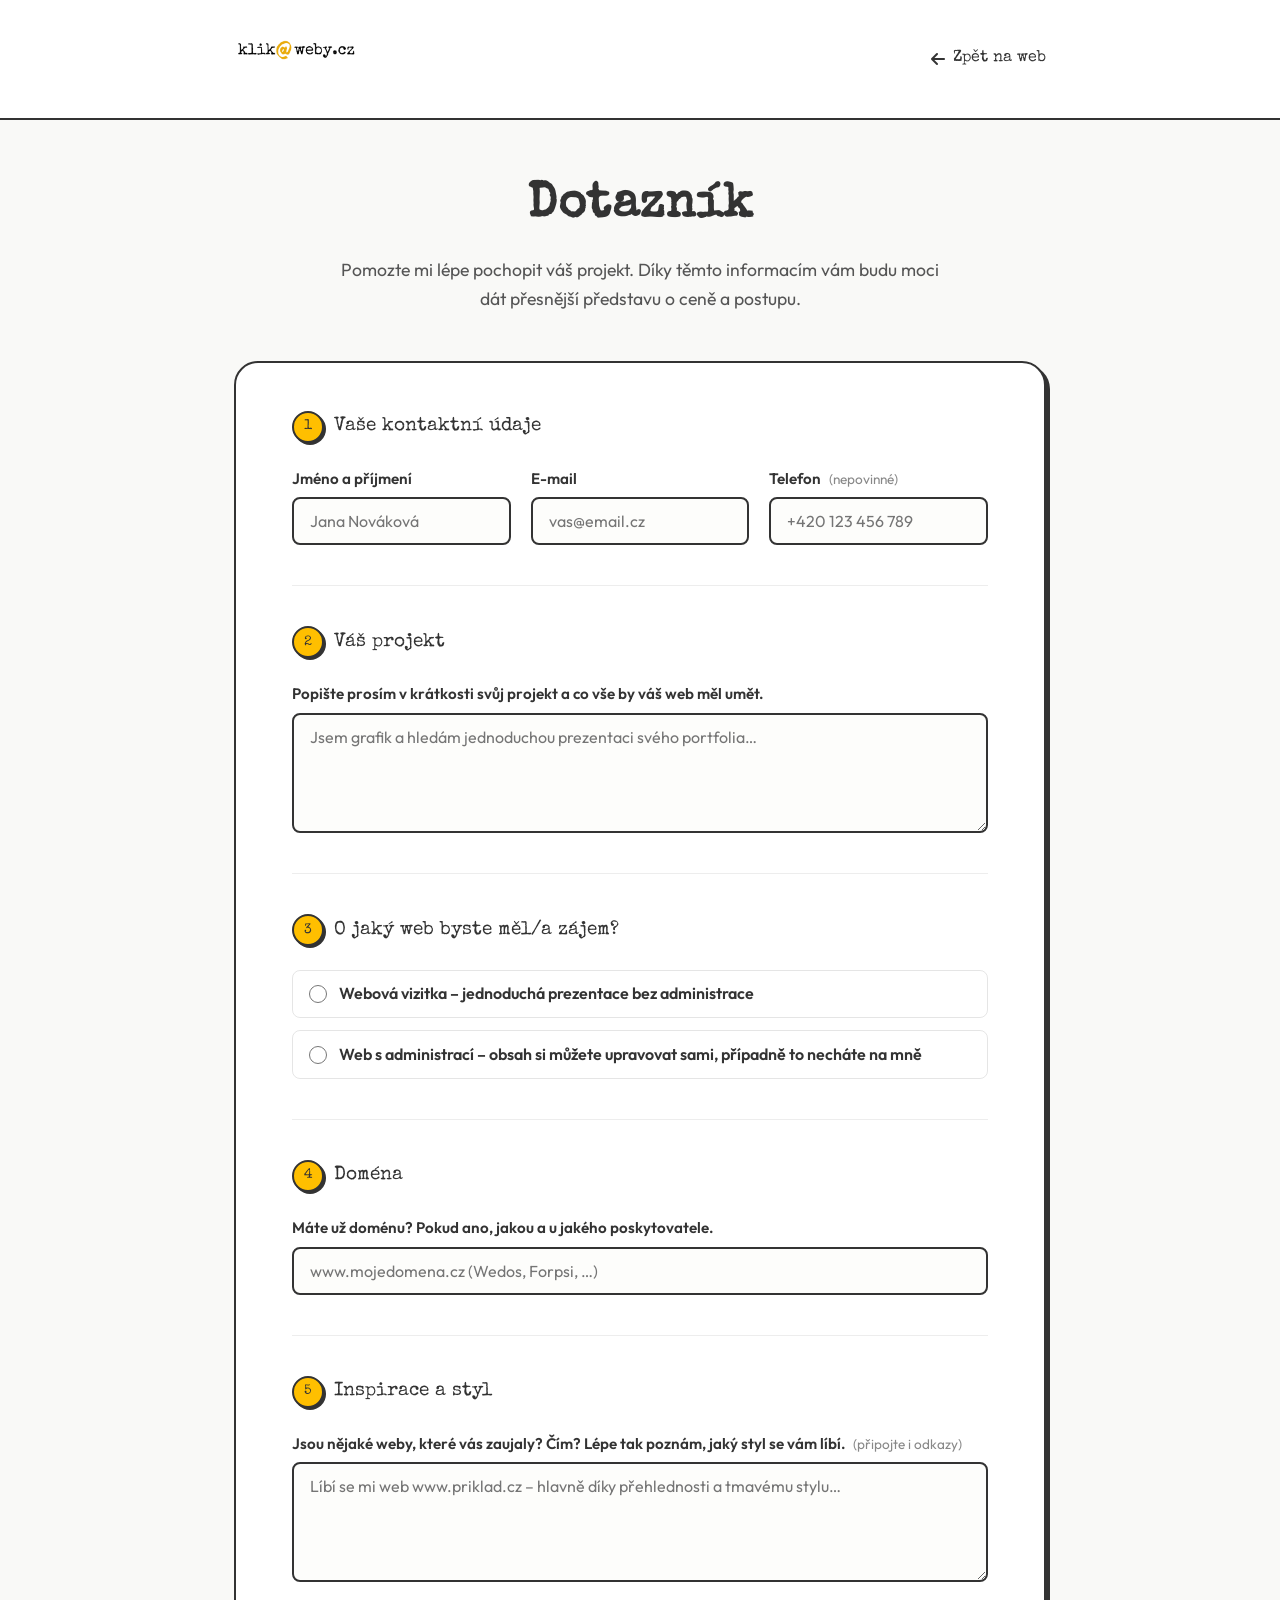
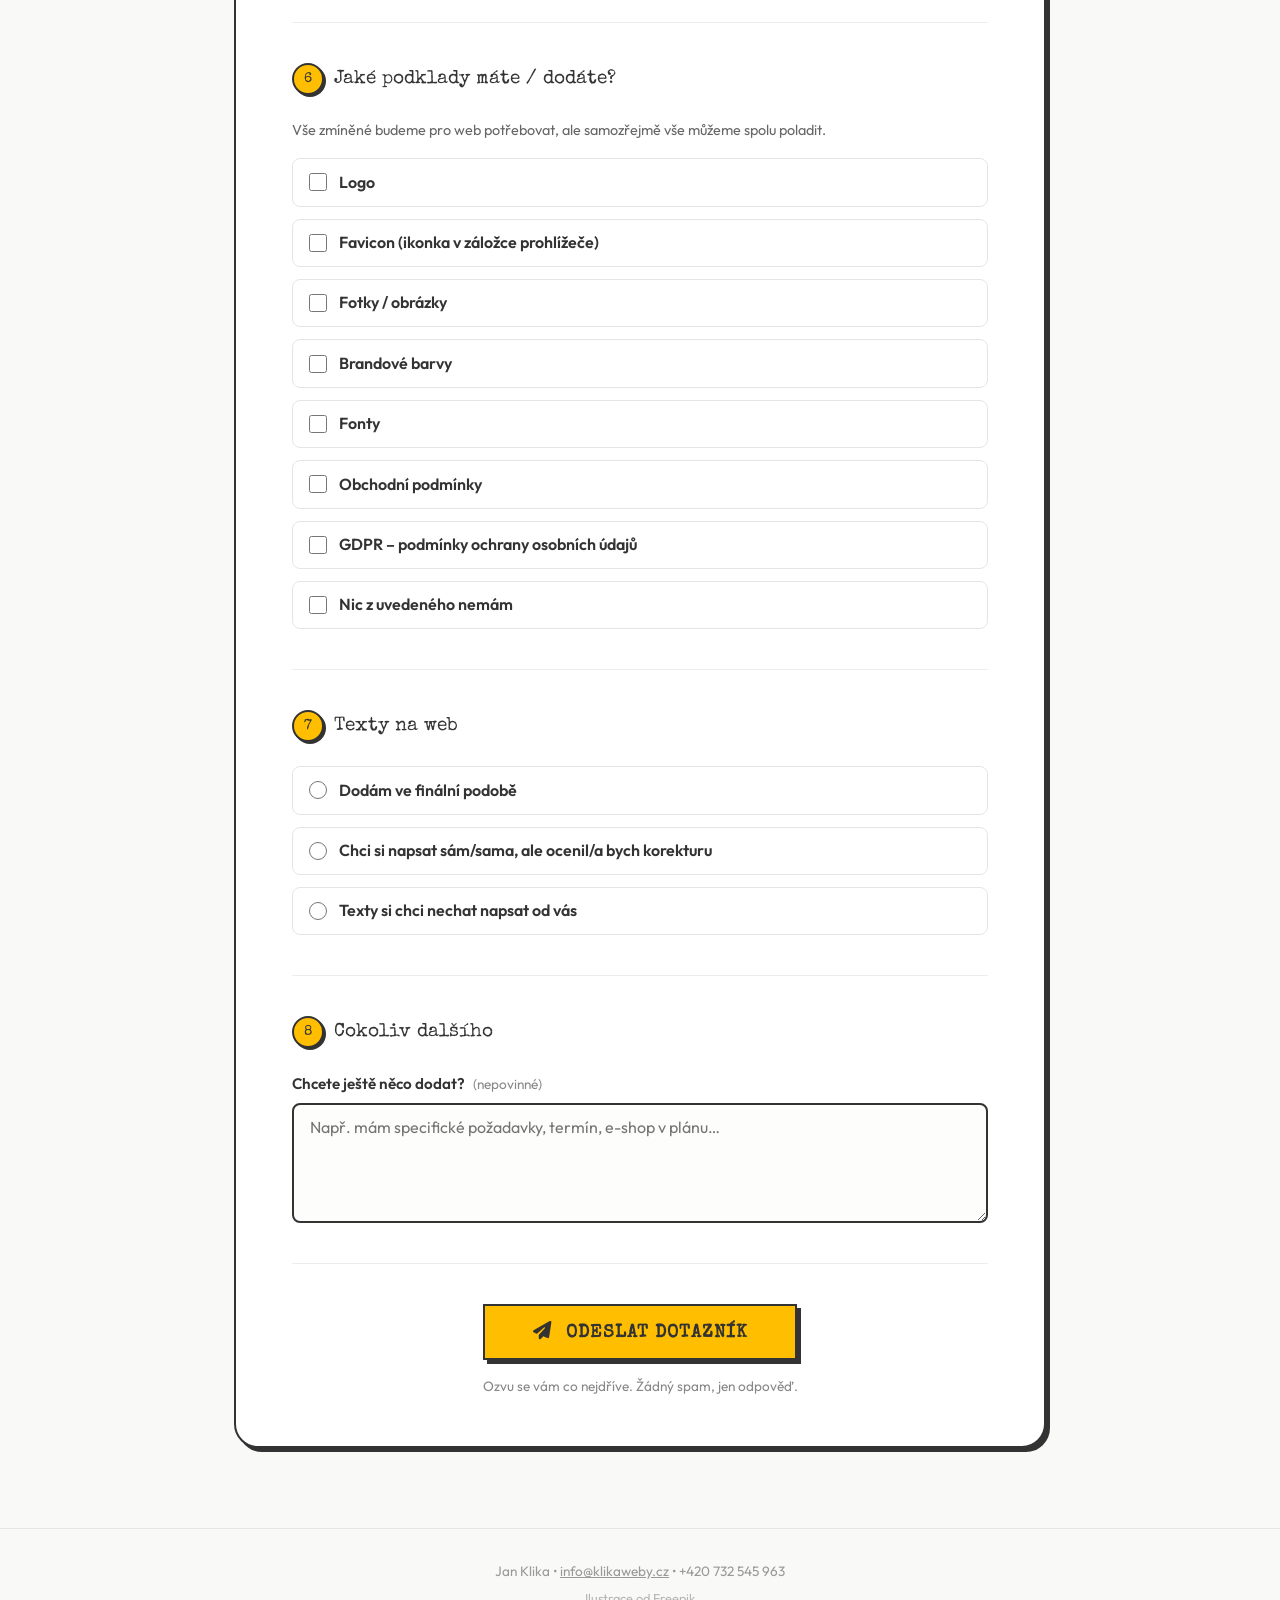
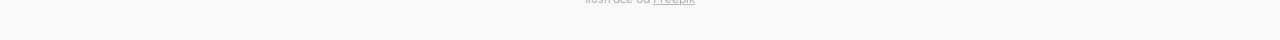
<file: dotaznik.html>
<!DOCTYPE html>
<html lang="cs">

<head>
    <meta charset="UTF-8">
    <meta name="viewport" content="width=device-width, initial-scale=1.0">
    <title>Dotazník | Jan Klika – Tvorba webových stránek</title>
    <meta name="robots" content="index, follow">
    <meta name="description"
        content="Vyplňte dotazník a pomozte mi lépe pochopit váš projekt. Tvorba webů na míru – Jan Klika.">
    <link rel="icon" type="image/webp" href="Obrazky/favicon_klikaweby.webp">
    <link rel="preconnect" href="https://fonts.googleapis.com">
    <link rel="preconnect" href="https://fonts.gstatic.com" crossorigin>
    <link
        href="https://fonts.googleapis.com/css2?family=Outfit:wght@300;400;500;600;700&family=Special+Elite&display=swap"
        rel="stylesheet">
    <link rel="stylesheet" href="https://cdnjs.cloudflare.com/ajax/libs/font-awesome/6.5.1/css/all.min.css">
    <style>
        :root {
            --primary-bg: #dddfdf;
            --secondary-color: #ffbf00;
            --btn-bg: #fff4e6;
            --text-color: #333333;
            --font-main: 'Outfit', sans-serif;
            --font-brand: 'Special Elite', cursive, monospace;
            --border-radius: 16px;
            --border-radius-lg: 24px;
            --brutal-border: 2px solid var(--text-color);
            --brutal-shadow: 4px 4px 0 var(--text-color);
            --box-shadow-soft: 0 4px 12px rgba(51, 51, 51, 0.07);
            --transition-fast: 0.2s ease-in-out;
        }

        * {
            margin: 0;
            padding: 0;
            box-sizing: border-box;
        }

        html {
            scroll-behavior: smooth;
        }

        body {
            font-family: var(--font-main);
            color: var(--text-color);
            background-color: #f9f9f7;
            font-size: 1rem;
            line-height: 1.6;
        }

        /* ---- Header ---- */
        .page-header {
            background: #fff;
            border-bottom: var(--brutal-border);
            padding: 1.25rem 0;
            position: sticky;
            top: 0;
            z-index: 100;
        }

        .header-inner {
            max-width: 860px;
            margin: 0 auto;
            padding: 0 1.5rem;
            display: flex;
            align-items: center;
            justify-content: space-between;
        }

        .header-inner a.logo img {
            height: 70px;
        }

        .back-link {
            font-family: var(--font-brand);
            font-size: 1rem;
            color: var(--text-color);
            text-decoration: none;
            display: flex;
            align-items: center;
            gap: 0.5rem;
            transition: var(--transition-fast);
        }

        .back-link:hover {
            opacity: 0.7;
        }

        /* ---- Main layout ---- */
        main {
            max-width: 860px;
            margin: 3rem auto 5rem;
            padding: 0 1.5rem;
        }

        .form-hero {
            text-align: center;
            margin-bottom: 3rem;
        }

        .form-hero h1 {
            font-family: var(--font-brand);
            font-size: clamp(2rem, 5vw, 3rem);
            letter-spacing: 0.5px;
            margin-bottom: 0.75rem;
        }

        .form-hero p {
            font-size: 1.1rem;
            color: #555;
            max-width: 600px;
            margin: 0 auto;
        }

        /* ---- Form card ---- */
        .form-card {
            background: #fff;
            border: var(--brutal-border);
            border-radius: var(--border-radius-lg);
            box-shadow: var(--brutal-shadow);
            padding: 3rem 3.5rem;
        }

        @media(max-width: 600px) {
            .form-card {
                padding: 2rem 1.5rem;
            }
        }

        /* ---- Form sections ---- */
        .form-section {
            margin-bottom: 2.5rem;
            padding-bottom: 2.5rem;
            border-bottom: 1px solid rgba(0, 0, 0, 0.07);
        }

        .form-section:last-of-type {
            border-bottom: none;
            margin-bottom: 0;
            padding-bottom: 0;
        }

        .form-section-title {
            font-family: var(--font-brand);
            font-size: 1.2rem;
            margin-bottom: 1.5rem;
            display: flex;
            align-items: center;
            gap: 0.6rem;
            color: var(--text-color);
        }

        .form-section-title .num {
            background: var(--secondary-color);
            border: var(--brutal-border);
            border-radius: 50%;
            width: 2rem;
            height: 2rem;
            display: flex;
            align-items: center;
            justify-content: center;
            font-size: 0.9rem;
            flex-shrink: 0;
            box-shadow: 2px 2px 0 var(--text-color);
        }

        /* ---- Fields ---- */
        .field-group {
            display: grid;
            gap: 1.25rem;
        }

        .field-group.cols-3 {
            grid-template-columns: 1fr 1fr 1fr;
        }

        @media(max-width: 640px) {
            .field-group.cols-3 {
                grid-template-columns: 1fr;
            }
        }

        .field {
            display: flex;
            flex-direction: column;
            gap: 0.4rem;
        }

        label {
            font-weight: 600;
            font-size: 0.95rem;
        }

        label .optional {
            font-weight: 400;
            color: #888;
            font-size: 0.85rem;
            margin-left: 0.3rem;
        }

        input[type="text"],
        input[type="email"],
        input[type="tel"],
        input[type="url"],
        textarea,
        select {
            width: 100%;
            padding: 0.75rem 1rem;
            border: var(--brutal-border);
            border-radius: 8px;
            font-family: var(--font-main);
            font-size: 1rem;
            background: #fdfdfb;
            color: var(--text-color);
            transition: box-shadow var(--transition-fast), border-color var(--transition-fast);
            outline: none;
        }

        input:focus,
        textarea:focus,
        select:focus {
            border-color: var(--secondary-color);
            box-shadow: 3px 3px 0 var(--secondary-color);
        }

        textarea {
            resize: vertical;
            min-height: 120px;
        }

        /* ---- Radio & Checkbox ---- */
        .radio-group,
        .checkbox-group {
            display: flex;
            flex-direction: column;
            gap: 0.75rem;
            margin-top: 0.25rem;
        }

        .radio-option,
        .checkbox-option {
            display: flex;
            align-items: center;
            gap: 0.75rem;
            cursor: pointer;
            font-size: 1rem;
            padding: 0.65rem 1rem;
            border: 1px solid rgba(0, 0, 0, 0.1);
            border-radius: 8px;
            transition: background var(--transition-fast), border-color var(--transition-fast);
        }

        .radio-option:hover,
        .checkbox-option:hover {
            background: var(--btn-bg);
            border-color: var(--secondary-color);
        }

        input[type="radio"],
        input[type="checkbox"] {
            width: 18px;
            height: 18px;
            accent-color: var(--secondary-color);
            cursor: pointer;
            flex-shrink: 0;
        }

        /* ---- Conditional field ---- */
        .conditional-field {
            display: none;
            margin-top: 1rem;
            padding: 1rem;
            background: var(--btn-bg);
            border-radius: 8px;
            border: 1px dashed rgba(0, 0, 0, 0.15);
        }

        .conditional-field.visible {
            display: block;
        }

        /* ---- Submit button ---- */
        .form-submit-area {
            margin-top: 2.5rem;
            text-align: center;
        }

        .btn-submit {
            display: inline-block;
            padding: 1rem 3rem;
            font-family: var(--font-brand);
            font-size: 1.15rem;
            font-weight: 700;
            text-transform: uppercase;
            letter-spacing: 1px;
            background: var(--secondary-color);
            color: var(--text-color);
            border: var(--brutal-border);
            box-shadow: var(--brutal-shadow);
            cursor: pointer;
            transition: var(--transition-fast);
            border-radius: 0;
        }

        .btn-submit:hover {
            transform: translate(2px, 2px);
            box-shadow: 2px 2px 0 var(--text-color);
        }

        .btn-submit:active {
            transform: translate(4px, 4px);
            box-shadow: 0 0 0 var(--text-color);
        }

        .submit-note {
            margin-top: 1rem;
            font-size: 0.85rem;
            color: #888;
        }

        /* ---- Thank you screen ---- */
        #thank-you {
            display: none;
            text-align: center;
            padding: 4rem 2rem;
        }

        #thank-you .big-icon {
            font-size: 4rem;
            color: var(--secondary-color);
            margin-bottom: 1.5rem;
        }

        #thank-you h2 {
            font-family: var(--font-brand);
            font-size: 2rem;
            margin-bottom: 1rem;
        }

        #thank-you p {
            font-size: 1.1rem;
            color: #555;
            margin-bottom: 2rem;
            max-width: 500px;
            margin-left: auto;
            margin-right: auto;
        }

        .btn-back {
            display: inline-block;
            padding: 0.75rem 2rem;
            font-family: var(--font-brand);
            font-size: 1rem;
            text-transform: uppercase;
            letter-spacing: 1px;
            background: var(--btn-bg);
            color: var(--text-color);
            border: var(--brutal-border);
            box-shadow: var(--brutal-shadow);
            text-decoration: none;
            transition: var(--transition-fast);
        }

        .btn-back:hover {
            transform: translate(2px, 2px);
            box-shadow: 2px 2px 0 var(--text-color);
        }

        /* ---- Footer ---- */
        .page-footer {
            text-align: center;
            padding: 2rem;
            font-size: 0.85rem;
            color: #999;
            border-top: 1px solid rgba(0, 0, 0, 0.07);
        }
    </style>
</head>

<body>

    <header class="page-header">
        <div class="header-inner">
            <a href="/#hero" class="logo">
                <img src="Obrazky/logo_klikaweby.webp" alt="Klikaweby logo">
            </a>
            <a href="/#hero" class="back-link">
                <i class="fa-solid fa-arrow-left"></i> Zpět na web
            </a>
        </div>
    </header>

    <main>
        <div class="form-hero">
            <h1>Dotazník</h1>
            <p>Pomozte mi lépe pochopit váš projekt. Díky těmto informacím vám budu moci dát přesnější představu o ceně
                a postupu.</p>
        </div>

        <div class="form-card">
            <form id="contact-form" action="https://formspree.io/f/xqedrjga" method="POST">

                <!-- Sekce 1: Kontaktní údaje -->
                <div class="form-section">
                    <div class="form-section-title">
                        <span class="num">1</span>
                        Vaše kontaktní údaje
                    </div>
                    <div class="field-group cols-3">
                        <div class="field">
                            <label for="jmeno">Jméno a příjmení</label>
                            <input type="text" id="jmeno" name="jmeno" placeholder="Jana Nováková" required>
                        </div>
                        <div class="field">
                            <label for="email">E-mail</label>
                            <input type="email" id="email" name="email" placeholder="vas@email.cz" required>
                        </div>
                        <div class="field">
                            <label for="telefon">Telefon <span class="optional">(nepovinné)</span></label>
                            <input type="tel" id="telefon" name="telefon" placeholder="+420 123 456 789">
                        </div>
                    </div>
                </div>

                <!-- Sekce 2: Projekt -->
                <div class="form-section">
                    <div class="form-section-title">
                        <span class="num">2</span>
                        Váš projekt
                    </div>
                    <div class="field">
                        <label for="popis">Popište prosím v krátkosti svůj projekt a co vše by váš web měl umět.</label>
                        <textarea id="popis" name="popis"
                            placeholder="Jsem grafik a hledám jednoduchou prezentaci svého portfolia…"
                            required></textarea>
                    </div>
                </div>

                <!-- Sekce 3: Typ webu -->
                <div class="form-section">
                    <div class="form-section-title">
                        <span class="num">3</span>
                        O jaký web byste měl/a zájem?
                    </div>
                    <div class="radio-group">
                        <label class="radio-option">
                            <input type="radio" name="typ_webu" value="Webová vizitka" id="typ-vizitka">
                            Webová vizitka – jednoduchá prezentace bez administrace
                        </label>
                        <label class="radio-option">
                            <input type="radio" name="typ_webu" value="Web s administrací" id="typ-administrace">
                            Web s administrací – obsah si můžete upravovat sami, případně to necháte na mně
                        </label>
                    </div>

                    <div id="admin-detail" class="conditional-field">
                        <div class="field">
                            <label for="stranky">Pokud web s administrací, už víte jaké stránky to budou? <span
                                    class="optional">(např. úvod, služby, kontakt…)</span></label>
                            <input type="text" id="stranky" name="stranky_webu"
                                placeholder="Úvod, O mně, Ceník, Galerie, Kontakt">
                        </div>
                    </div>
                </div>

                <!-- Sekce 4: Doména -->
                <div class="form-section">
                    <div class="form-section-title">
                        <span class="num">4</span>
                        Doména
                    </div>
                    <div class="field">
                        <label for="domena">Máte už doménu? Pokud ano, jakou a u jakého poskytovatele.</label>
                        <input type="text" id="domena" name="domena" placeholder="www.mojedomena.cz (Wedos, Forpsi, …)">
                    </div>
                </div>

                <!-- Sekce 5: Inspirace -->
                <div class="form-section">
                    <div class="form-section-title">
                        <span class="num">5</span>
                        Inspirace a styl
                    </div>
                    <div class="field">
                        <label for="inspirace">Jsou nějaké weby, které vás zaujaly? Čím? Lépe tak poznám, jaký styl se
                            vám líbí. <span class="optional">(připojte i odkazy)</span></label>
                        <textarea id="inspirace" name="inspirace"
                            placeholder="Líbí se mi web www.priklad.cz – hlavně díky přehlednosti a tmavému stylu…"></textarea>
                    </div>
                </div>

                <!-- Sekce 6: Podklady -->
                <div class="form-section">
                    <div class="form-section-title">
                        <span class="num">6</span>
                        Jaké podklady máte / dodáte?
                    </div>
                    <p style="font-size:0.9rem; color:#666; margin-bottom:1rem;">Vše zmíněné budeme pro web potřebovat,
                        ale samozřejmě vše můžeme spolu poladit.</p>
                    <div class="checkbox-group">
                        <label class="checkbox-option">
                            <input type="checkbox" name="podklady[]" value="Logo"> Logo
                        </label>
                        <label class="checkbox-option">
                            <input type="checkbox" name="podklady[]" value="Favicon"> Favicon (ikonka v záložce
                            prohlížeče)
                        </label>
                        <label class="checkbox-option">
                            <input type="checkbox" name="podklady[]" value="Fotky a obrázky"> Fotky / obrázky
                        </label>
                        <label class="checkbox-option">
                            <input type="checkbox" name="podklady[]" value="Brandové barvy"> Brandové barvy
                        </label>
                        <label class="checkbox-option">
                            <input type="checkbox" name="podklady[]" value="Fonty"> Fonty
                        </label>
                        <label class="checkbox-option">
                            <input type="checkbox" name="podklady[]" value="Obchodní podmínky"> Obchodní podmínky
                        </label>
                        <label class="checkbox-option">
                            <input type="checkbox" name="podklady[]" value="GDPR"> GDPR – podmínky ochrany osobních
                            údajů
                        </label>
                        <label class="checkbox-option">
                            <input type="checkbox" name="podklady[]" value="Nic z uvedeného"> Nic z uvedeného nemám
                        </label>
                    </div>
                </div>

                <!-- Sekce 7: Texty -->
                <div class="form-section">
                    <div class="form-section-title">
                        <span class="num">7</span>
                        Texty na web
                    </div>
                    <div class="radio-group">
                        <label class="radio-option">
                            <input type="radio" name="texty" value="Dodám ve finální podobě">
                            Dodám ve finální podobě
                        </label>
                        <label class="radio-option">
                            <input type="radio" name="texty" value="Chci si napsat, ale ocením korekturu">
                            Chci si napsat sám/sama, ale ocenil/a bych korekturu
                        </label>
                        <label class="radio-option">
                            <input type="radio" name="texty" value="Chci texty napsat od vás">
                            Texty si chci nechat napsat od vás
                        </label>
                    </div>
                </div>

                <!-- Sekce 8: Cokoliv dalšího -->
                <div class="form-section">
                    <div class="form-section-title">
                        <span class="num">8</span>
                        Cokoliv dalšího
                    </div>
                    <div class="field">
                        <label for="doplneni">Chcete ještě něco dodat? <span class="optional">(nepovinné)</span></label>
                        <textarea id="doplneni" name="doplneni"
                            placeholder="Např. mám specifické požadavky, termín, e-shop v plánu…"></textarea>
                    </div>
                </div>

                <!-- Submit -->
                <div class="form-submit-area">
                    <button type="submit" class="btn-submit">
                        <i class="fa-solid fa-paper-plane" style="margin-right: 0.5rem;"></i> Odeslat dotazník
                    </button>
                    <p class="submit-note">Ozvu se vám co nejdříve. Žádný spam, jen odpověď.</p>
                </div>

            </form>

            <!-- Potvrzení po odeslání -->
            <div id="thank-you">
                <div class="big-icon"><i class="fa-solid fa-circle-check"></i></div>
                <h2>Dotazník odeslán!</h2>
                <p>Moc děkuju za vyplnění. Ozvu se vám co nejdříve.</p>
                <a href="/#hero" class="btn-back">
                    <i class="fa-solid fa-house" style="margin-right:0.4rem;"></i> Zpět na web
                </a>
            </div>
        </div>
    </main>

    <footer class="page-footer">
        <p>Jan Klika &bull; <a href="mailto:info@klikaweby.cz" style="color:inherit;">info@klikaweby.cz</a> &bull; +420 732
            545 963</p>
        <p style="font-size: 0.8rem; opacity: 0.7; margin-top: 5px;">Ilustrace od <a href="https://www.freepik.com" target="_blank" rel="noopener noreferrer" style="color: inherit; text-decoration: underline;">Freepik</a></p>
    </footer>

    <script>
        // Zobrazit/skrýt pole pro typ webu s administrací
        const radios = document.querySelectorAll('input[name="typ_webu"]');
        const adminDetail = document.getElementById('admin-detail');

        radios.forEach(radio => {
            radio.addEventListener('change', () => {
                if (radio.value === 'Web s administrací' && radio.checked) {
                    adminDetail.classList.add('visible');
                } else {
                    adminDetail.classList.remove('visible');
                }
            });
        });

        // Formspree AJAX submit
        const form = document.getElementById('contact-form');
        const thankYou = document.getElementById('thank-you');

        form.addEventListener('submit', async (e) => {
            e.preventDefault();
            const data = new FormData(form);

            const res = await fetch(form.action, {
                method: 'POST',
                body: data,
                headers: { 'Accept': 'application/json' }
            });

            if (res.ok) {
                form.style.display = 'none';
                thankYou.style.display = 'block';
            } else {
                alert('Nastala chyba při odesílání. Zkuste prosím znovu nebo mě kontaktujte přímo na info@klikaweby.cz');
            }
        });
    </script>

</body>

</html>
</file>
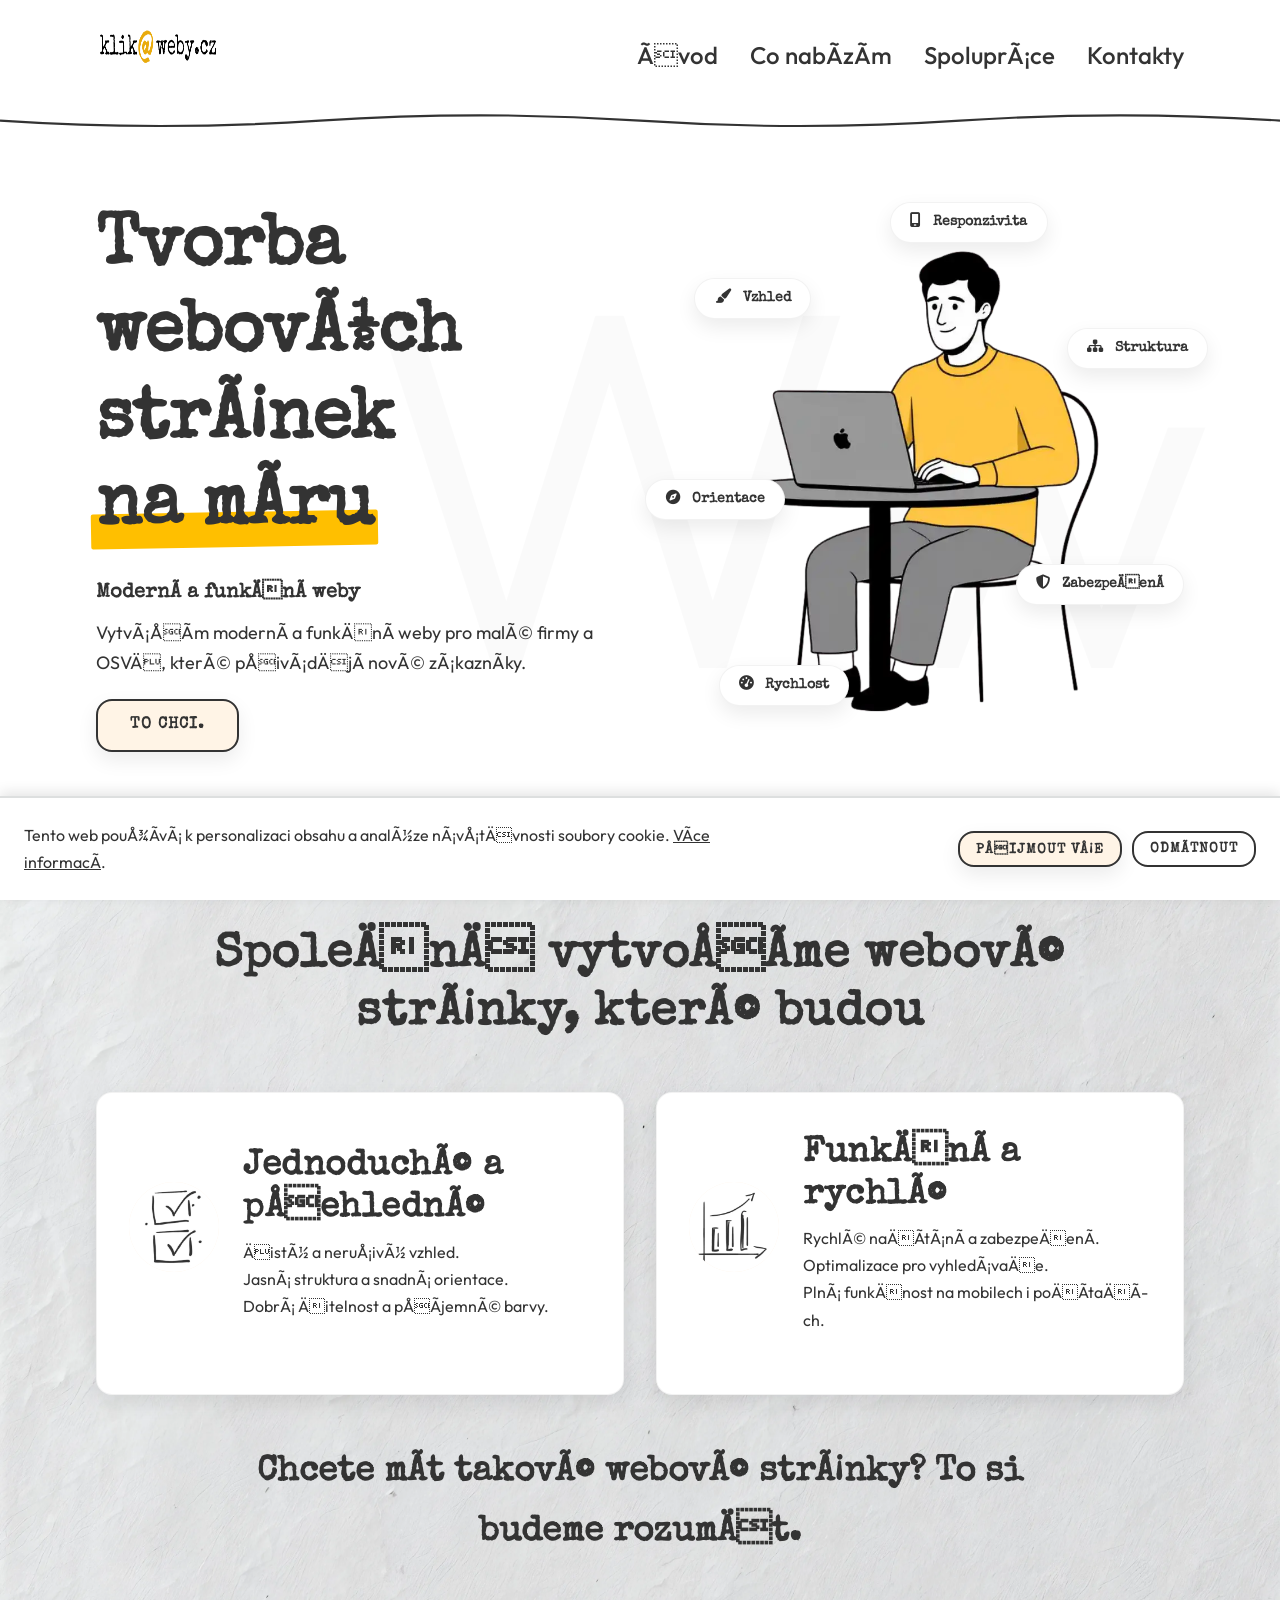
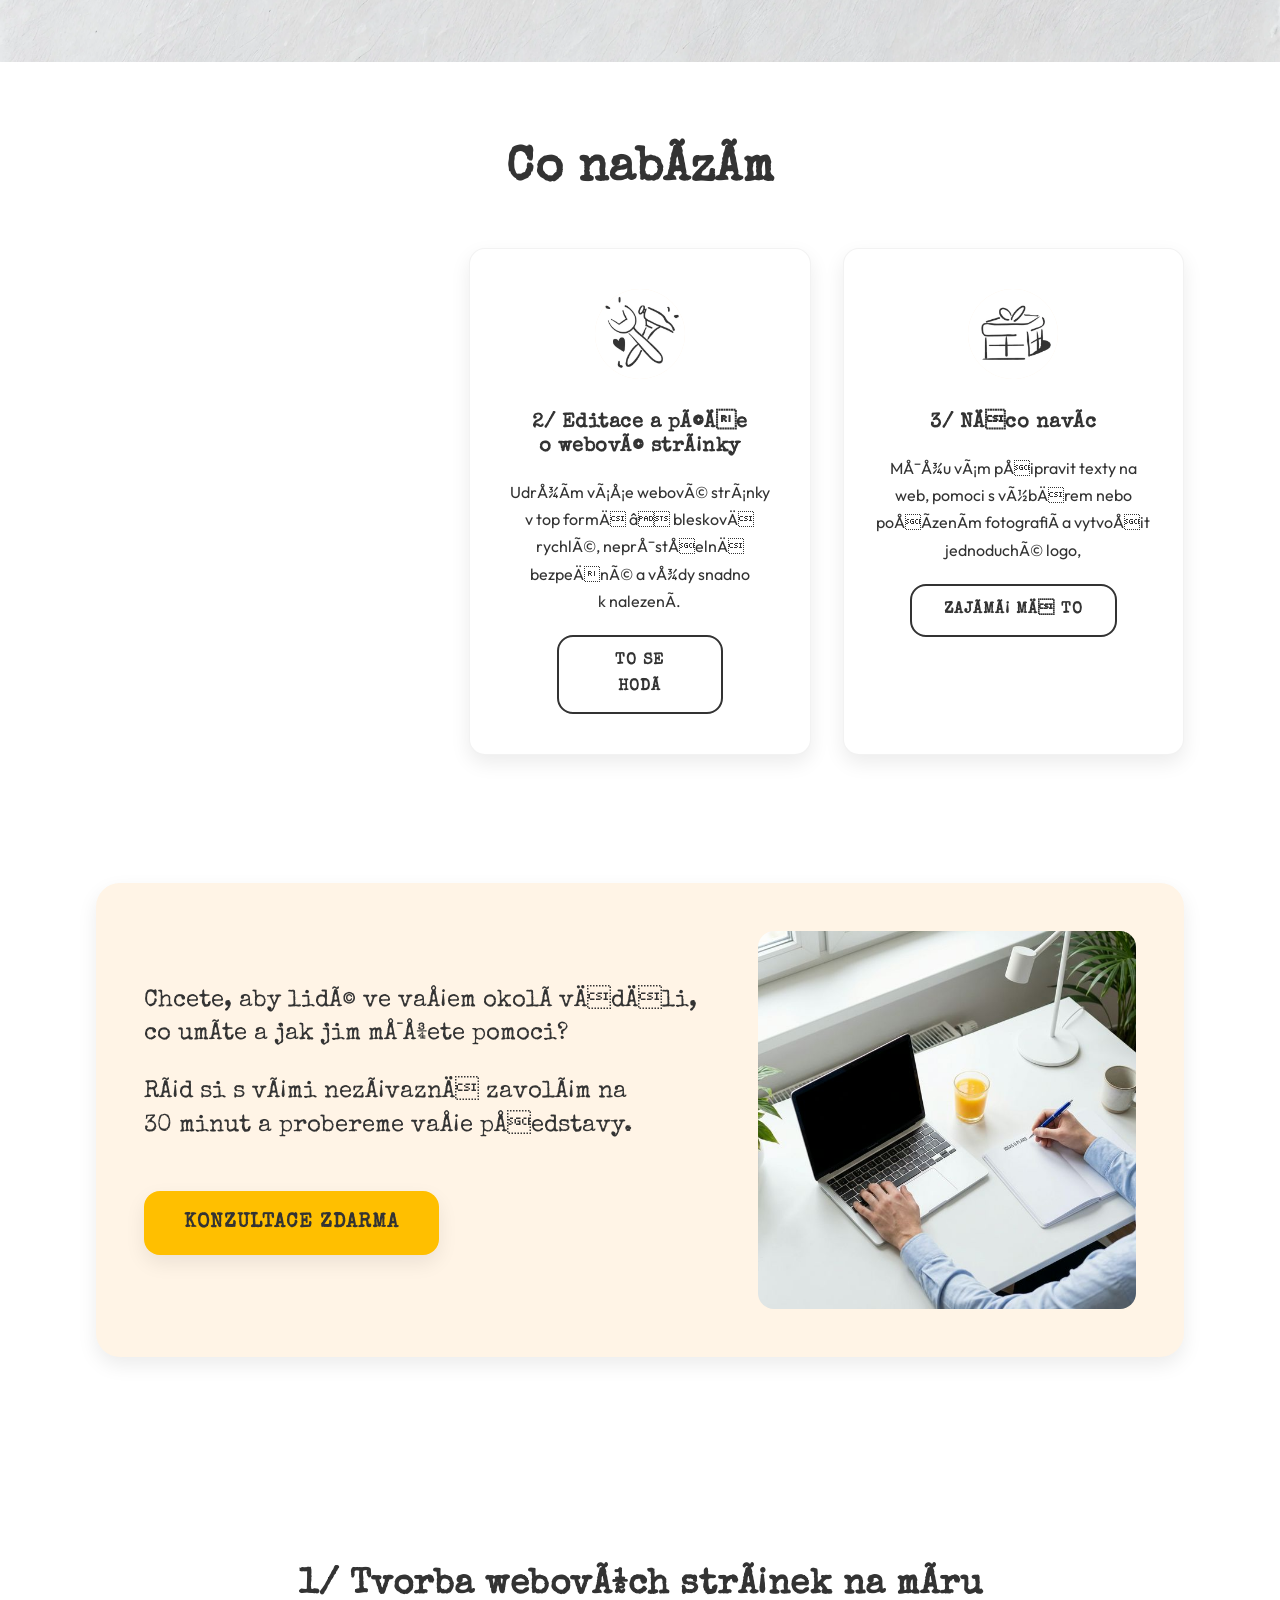
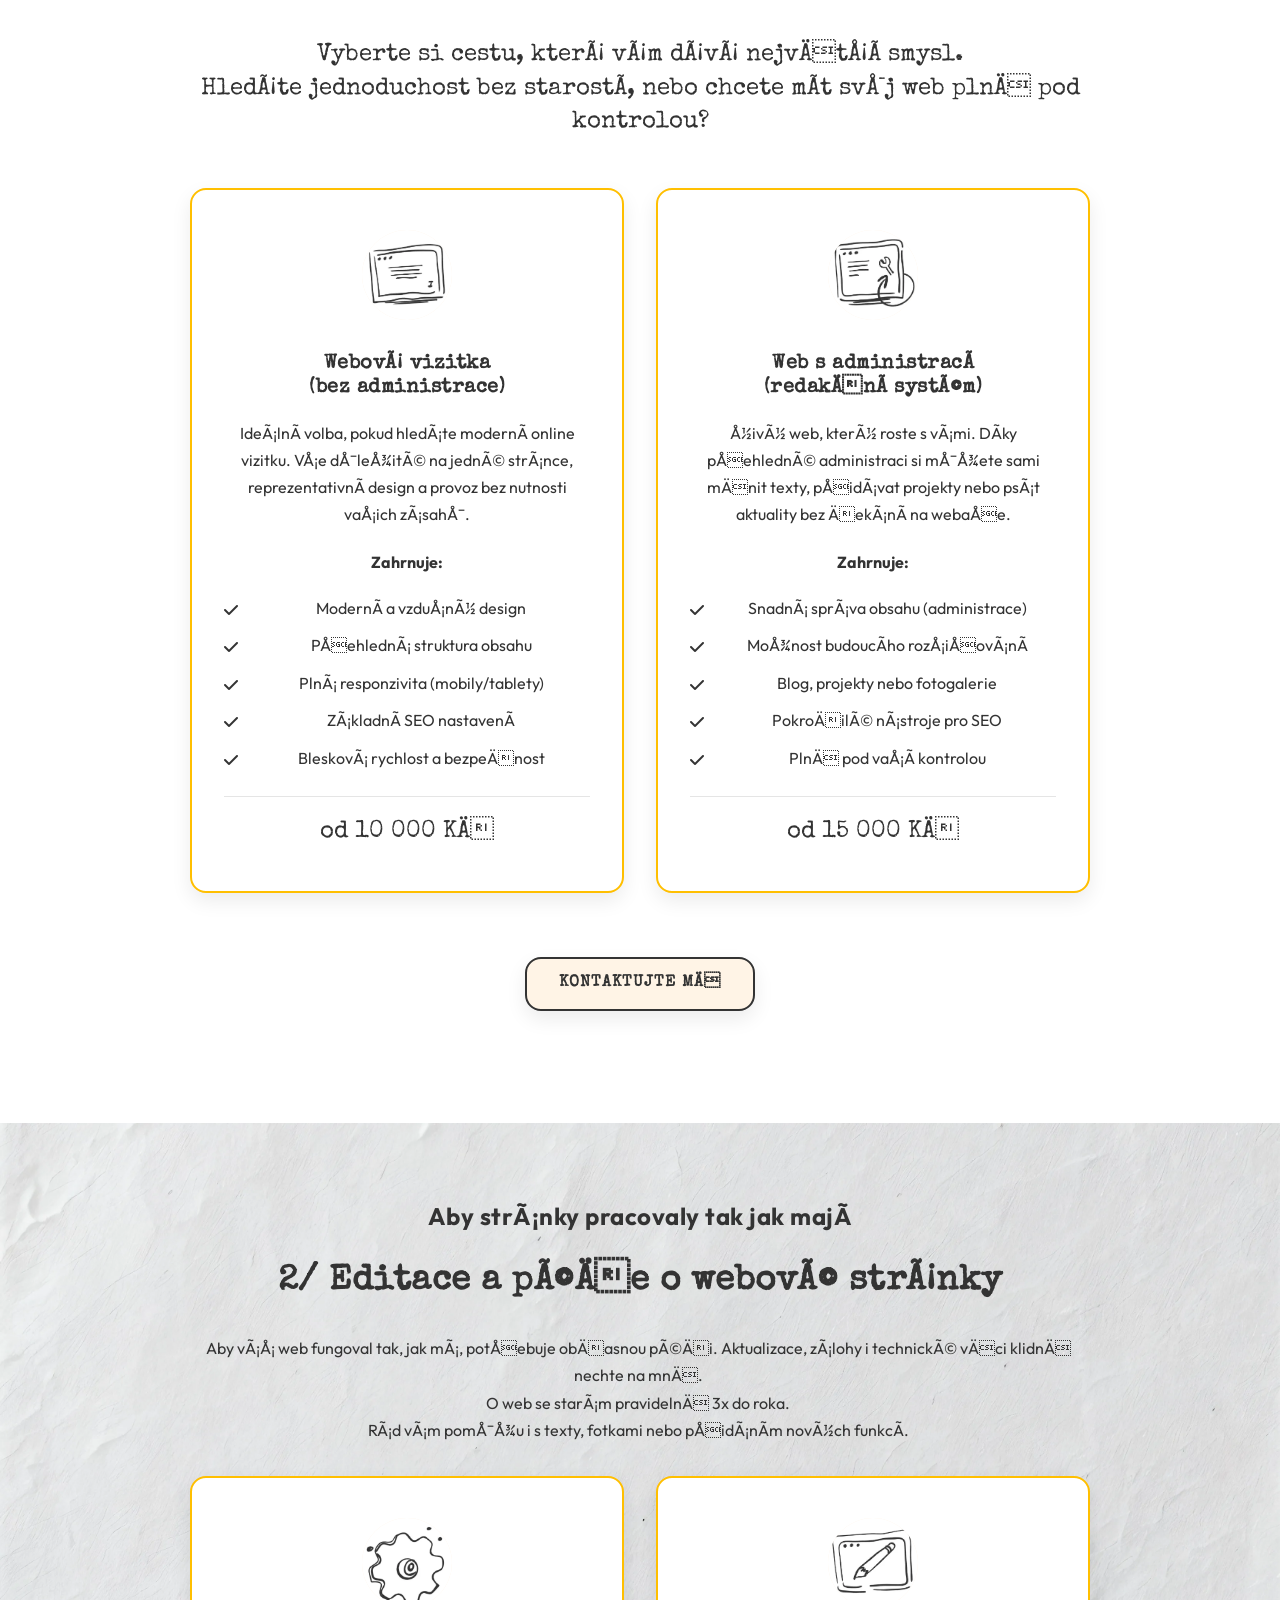
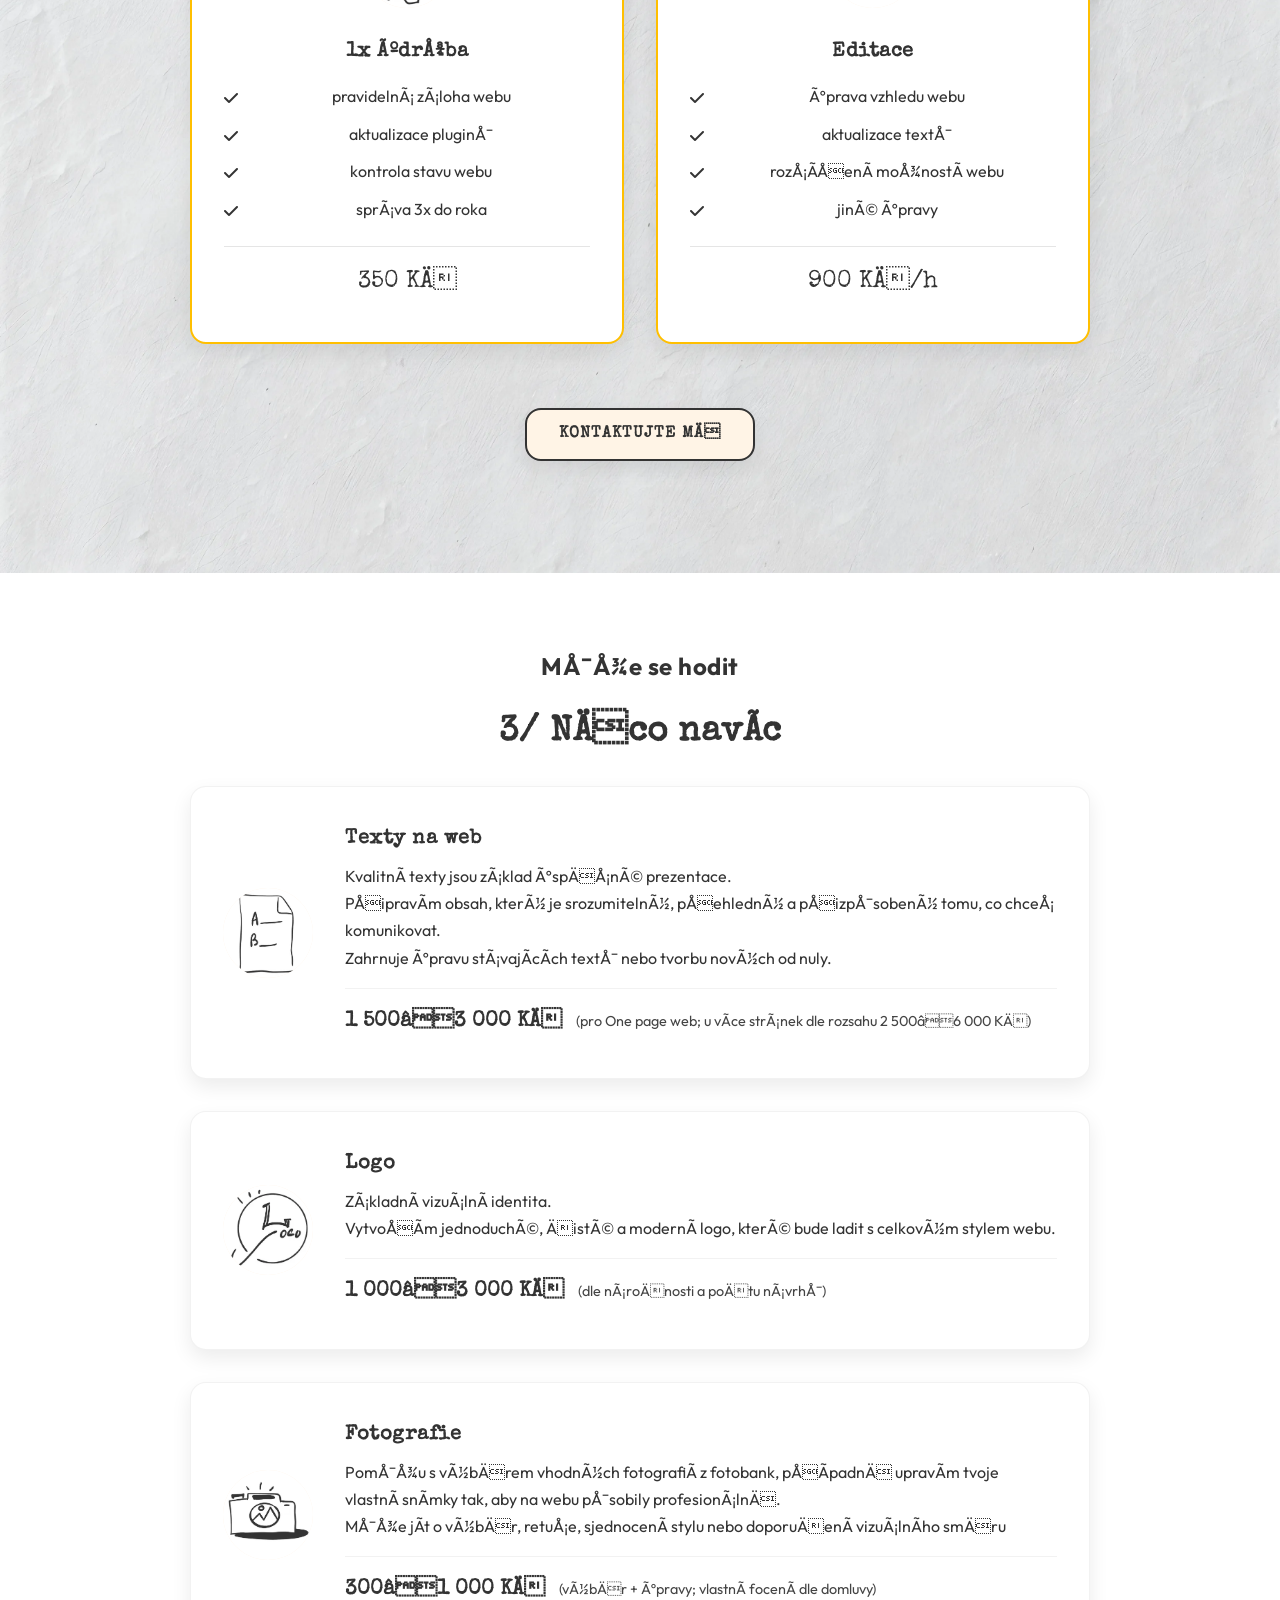
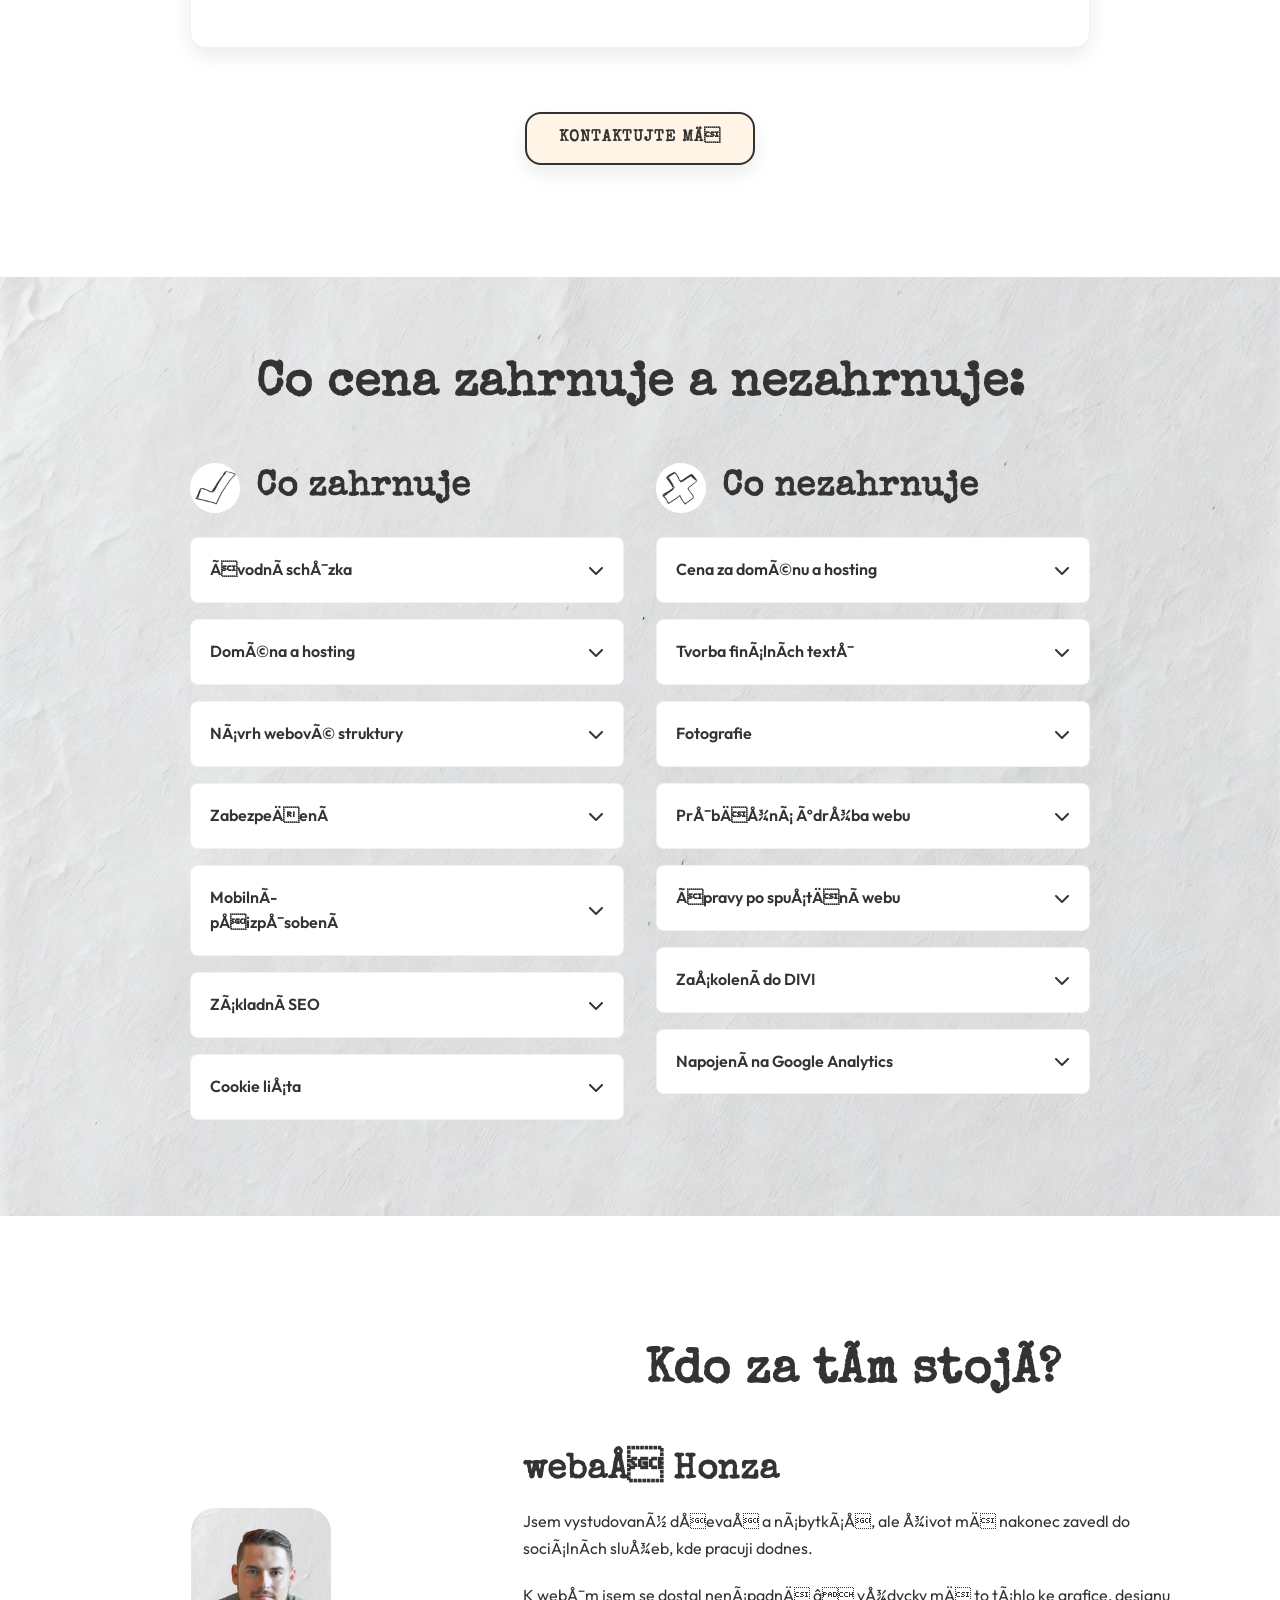
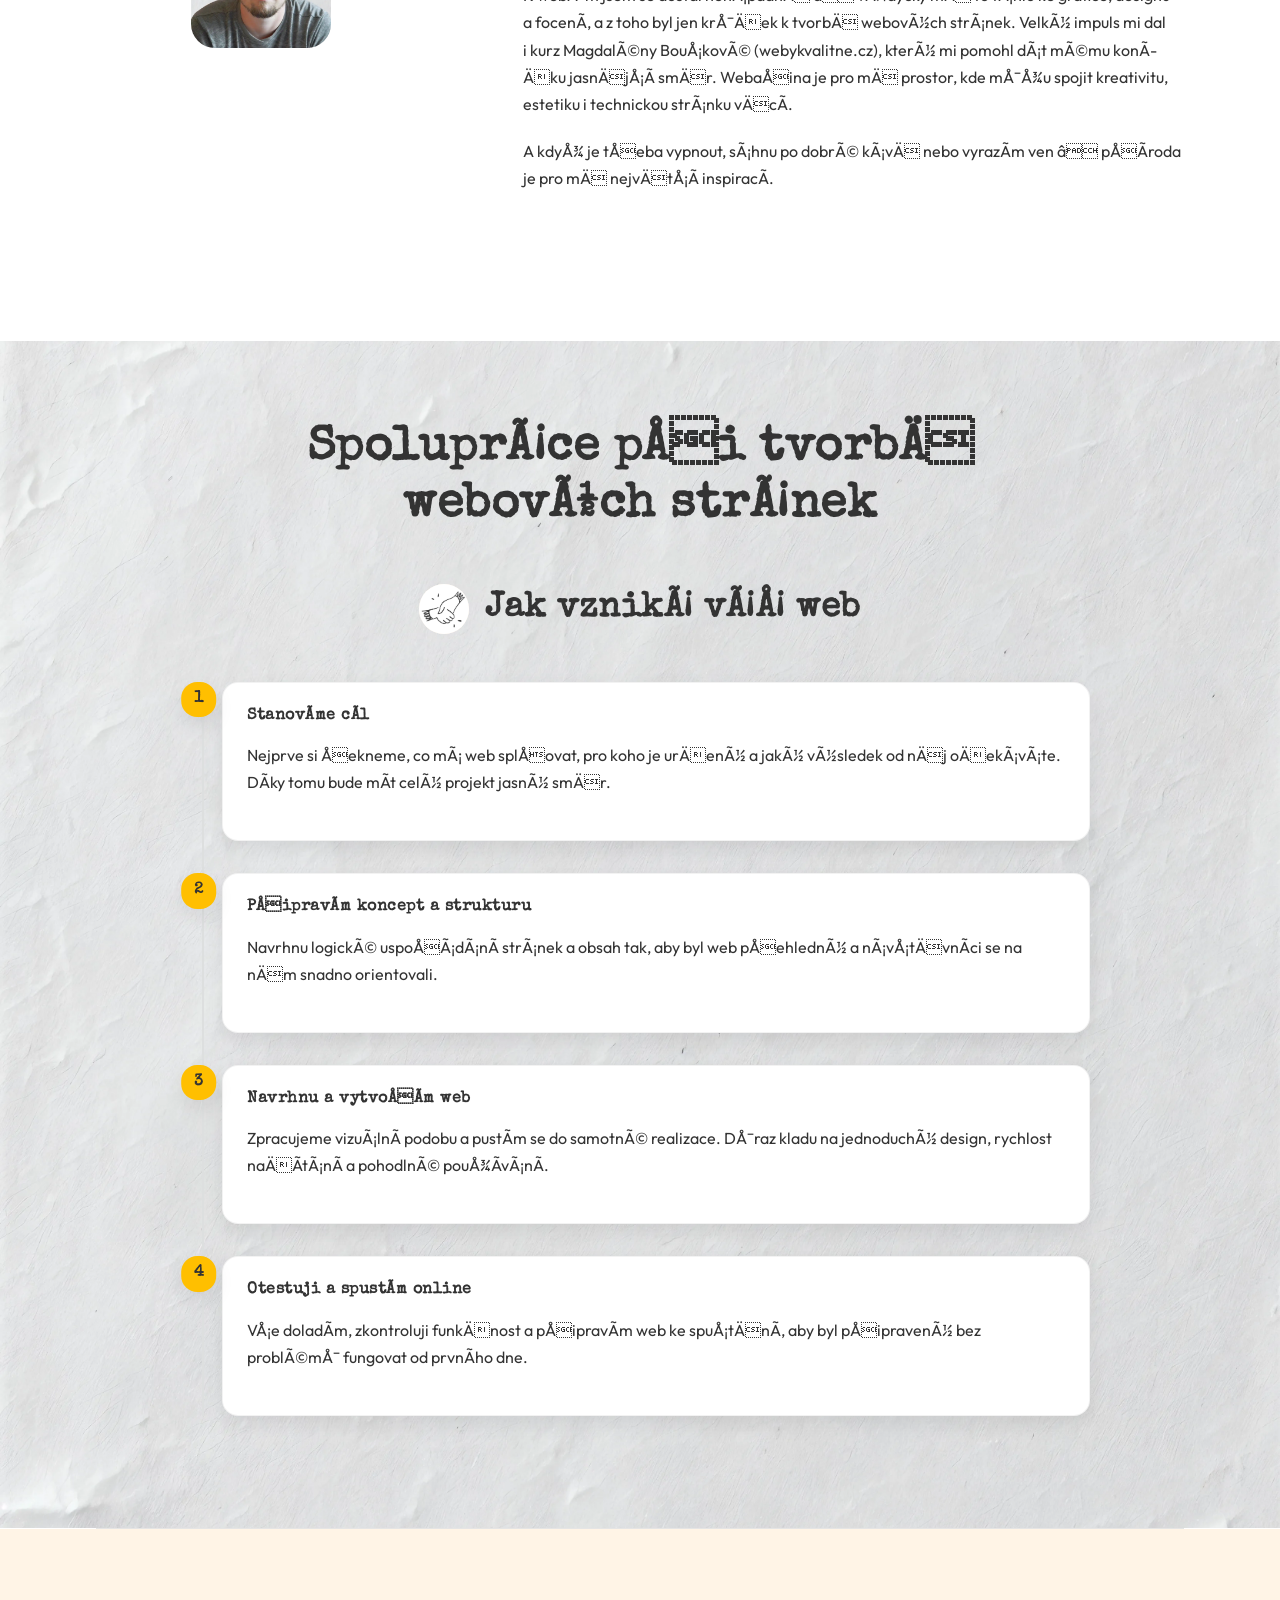
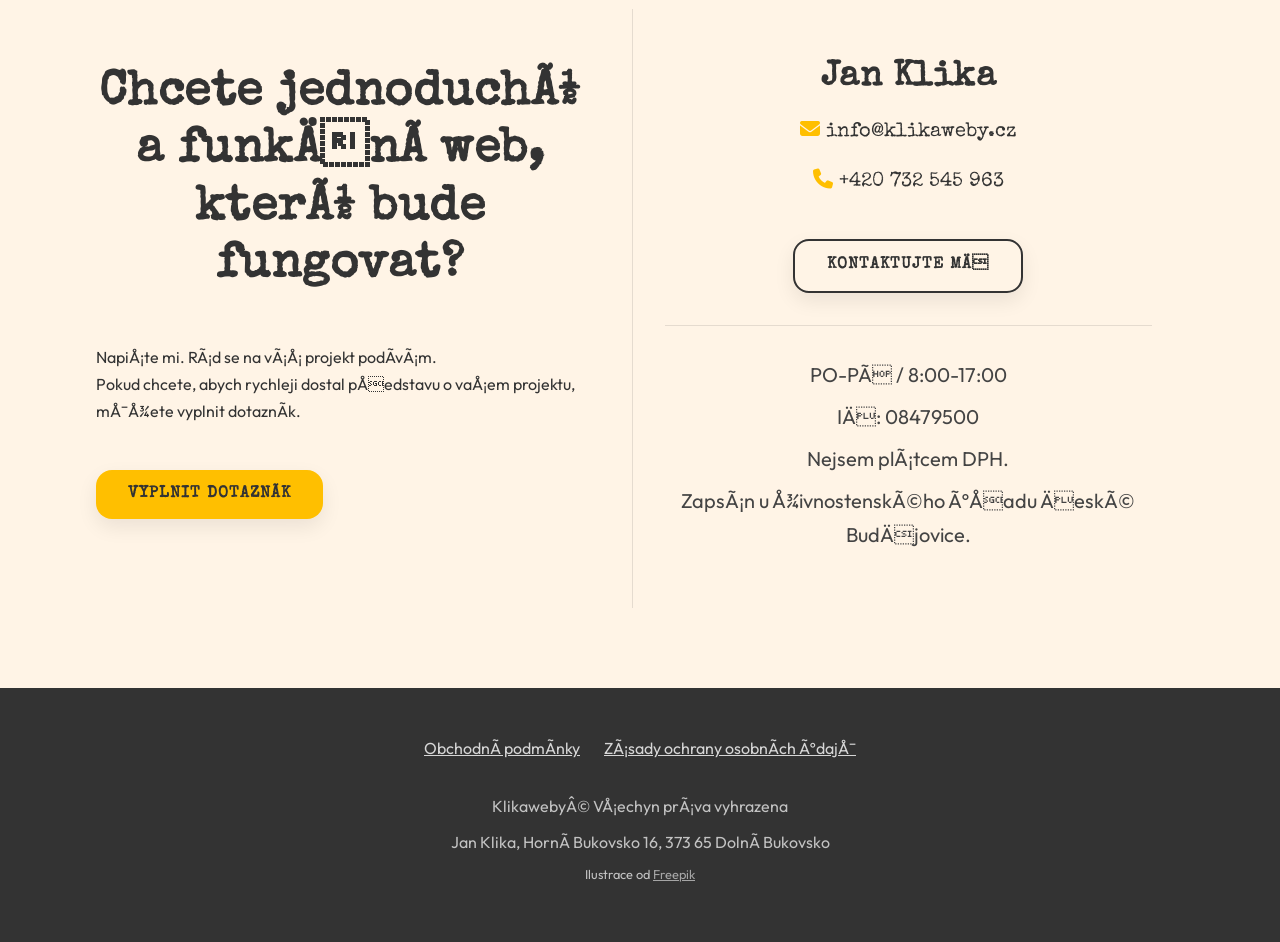
<file: live_index.html>
<!DOCTYPE html>
<html lang="cs">

<head>
    <meta charset="UTF-8">
    <meta name="viewport" content="width=device-width, initial-scale=1.0">
    <title>Jan Klika | Tvorba webovÃ½ch strÃ¡nek na mÃ­ru</title>
    <meta name="robots" content="index, follow">
    <meta name="description"
        content="VytvÃ¡ÅÃ­m modernÃ­ a funkÄnÃ­ weby pro malÃ© firmy a OSVÄ, kterÃ© pÅivÃ¡dÄjÃ­ novÃ© zÃ¡kaznÃ­ky.">
    <meta property="og:title" content="Jan Klika | Tvorba webovÃ½ch strÃ¡nek na mÃ­ru">
    <meta property="og:description"
        content="VytvÃ¡ÅÃ­m modernÃ­ a funkÄnÃ­ weby pro malÃ© firmy a OSVÄ, kterÃ© pÅivÃ¡dÄjÃ­ novÃ© zÃ¡kaznÃ­ky.">
    <meta property="og:type" content="website">
    <link rel="icon" type="image/png" href="Obrazky/favicon_klikaweby.webp">
    <link rel="canonical" href="https://www.klikaweby.cz">
    <link rel="preconnect" href="https://fonts.googleapis.com">
    <link rel="preconnect" href="https://fonts.gstatic.com" crossorigin>
    <link
        href="https://fonts.googleapis.com/css2?family=Outfit:wght@300;400;500;600;700&family=Special+Elite&display=swap"
        rel="stylesheet">
    <!-- NenaÄÃ­tat FontAwesome blokujÃ­cÃ­m zpÅ¯sobem (LCP zdrÅ¾enÃ­) -->
    <link rel="stylesheet" href="https://cdnjs.cloudflare.com/ajax/libs/font-awesome/6.5.1/css/all.min.css"
        media="print" onload="this.media='all'">
    <noscript>
        <link rel="stylesheet" href="https://cdnjs.cloudflare.com/ajax/libs/font-awesome/6.5.1/css/all.min.css">
    </noscript>

    <link rel="stylesheet" href="style.css">
    <link rel="preload" as="image" href="Obrazky/Webari_anime/webar_anime_pocitac.webp">

    <!-- JSON-LD Structured Data -->
    <script type="application/ld+json">
    {
      "@context": "https://schema.org",
      "@type": "LocalBusiness",
      "name": "Jan Klika - Tvorba webovÃ½ch strÃ¡nek",
      "image": "Obrazky/logo_klikaweby.webp",
      "email": "info@klikaweby.cz",
      "telephone": "+420 732 545 963",
      "address": {
        "@type": "PostalAddress",
        "streetAddress": "HornÃ­ Bukovsko 16",
        "addressLocality": "DolnÃ­ Bukovsko",
        "postalCode": "373 65",
        "addressCountry": "CZ"
      },
      "url": "https://www.klikaweby.cz"
    }
    </script>
</head>

<body>

    <!-- Header & Navigation -->
    <header class="site-header">
        <div class="container header-inner">
            <a href="#hero" class="logo">
                <img src="Obrazky/logo_klikaweby.webp" alt="Klikaweby Logo" width="125" height="125">
            </a>

            <button class="menu-toggle" aria-label="OtevÅÃ­t menu" aria-expanded="false" aria-controls="main-nav">
                <i class="fa-solid fa-bars"></i>
            </button>

            <nav id="main-nav" class="main-nav">
                <ul class="nav-links">
                    <li><a href="#hero">Ãvod</a></li>
                    <li><a href="#co-nabizim">Co nabÃ­zÃ­m</a></li>
                    <li><a href="#spoluprace">SpoluprÃ¡ce</a></li>
                    <li><a href="#kontakty">Kontakty</a></li>
                </ul>
            </nav>
        </div>
    </header>

    <main>
        <!-- Hero Section -->
        <section class="hero-section" id="hero">
            <!-- Background element imitating the 'Aa' watermark from the image -->
            <div class="hero-watermark" aria-hidden="true">Ww</div>

            <!-- Hand drawn top border -->
            <div class="hero-top-border">
                <svg viewBox="0 0 1200 20" preserveAspectRatio="none">
                    <path d="M0,10 Q150,20 300,10 T600,10 T900,10 T1200,10" fill="none" stroke="#333333"
                        stroke-width="2" />
                </svg>
            </div>

            <div class="container hero-container">
                <div class="hero-content">
                    <h1>Tvorba <br> webovÃ½ch strÃ¡nek <br> <span class="highlight">na mÃ­ru</span></h1>

                    <p class="hero-subtitle"><strong>ModernÃ­ a funkÄnÃ­ weby</strong></p>

                    <p class="hero-text">
                        VytvÃ¡ÅÃ­m modernÃ­ a funkÄnÃ­ weby pro malÃ© firmy a OSVÄ, kterÃ© pÅivÃ¡dÄjÃ­ novÃ© zÃ¡kaznÃ­ky.
                    </p>

                    <a href="#co-nabizim" class="btn btn-primary btn-hero">To chci.</a>
                </div>

                <div class="hero-image-wrapper">
                    <img src="Obrazky/Webari_anime/webar_anime_pocitac.webp" alt="WebaÅ pracuje na poÄÃ­taÄi"
                        class="hero-img" width="900" height="900" fetchpriority="high">

                    <!-- Bubbles around the image -->
                    <div class="bubble b-1"><i class="fa-solid fa-paintbrush mr-1"></i> Vzhled</div>
                    <div class="bubble b-2"><i class="fa-solid fa-sitemap mr-1"></i> Struktura</div>
                    <div class="bubble b-3"><i class="fa-solid fa-compass mr-1"></i> Orientace</div>
                    <div class="bubble b-4"><i class="fa-solid fa-shield-halved mr-1"></i> ZabezpeÄenÃ­</div>
                    <div class="bubble b-5"><i class="fa-solid fa-gauge-high mr-1"></i> Rychlost</div>
                    <div class="bubble b-6"><i class="fa-solid fa-mobile-screen mr-1"></i> Responzivita</div>
                </div>
            </div>
        </section>

        <!-- Ãvod Section -->
        <section class="section bg-texture reveal uvod-section">
            <div class="container section-container">
                <h2 class="section-title">SpoleÄnÄ vytvoÅÃ­me webovÃ© strÃ¡nky, kterÃ© budou</h2>

                <div class="cards-grid cols-2">
                    <!-- Karta 1 -->
                    <div class="feature-card">
                        <img src="Obrazky/Ikony/Jednoduche_a_prehledne.webp" alt="JednoduchÃ© a pÅehlednÃ©" class="icon"
                            width="100" height="100" loading="lazy">
                        <div class="feature-content">
                            <h3>JednoduchÃ© a pÅehlednÃ©</h3>
                            <p>ÄistÃ½ a neruÅ¡ivÃ½ vzhled.<br>
                                JasnÃ¡ struktura a&nbsp;snadnÃ¡ orientace.<br>
                                DobrÃ¡ Äitelnost a&nbsp;pÅÃ­jemnÃ© barvy.</p>
                        </div>
                    </div>

                    <!-- Karta 2 -->
                    <div class="feature-card">
                        <img src="Obrazky/Ikony/Funkcni_a_rychle.webp" alt="FunkÄnÃ­ a rychlÃ©" class="icon" width="100"
                            height="100" loading="lazy">
                        <div class="feature-content">
                            <h3>FunkÄnÃ­ a rychlÃ©</h3>
                            <p>RychlÃ© naÄÃ­tÃ¡nÃ­ a&nbsp;zabezpeÄenÃ­.<br>
                                Optimalizace pro vyhledÃ¡vaÄe.<br>
                                PlnÃ¡ funkÄnost na mobilech i&nbsp;poÄÃ­taÄÃ­ch.</p>
                        </div>
                    </div>
                </div>

                <div class="section-footer-text">
                    <p class="h3-style">Chcete mÃ­t takovÃ© webovÃ© strÃ¡nky? To si budeme rozumÄt.</p>
                </div>
            </div>
        </section>

        <!-- Co nabÃ­zÃ­m (Intro) Section -->
        <section id="co-nabizim" class="section section-co-nabizim reveal">
            <div class="container">
                <h2 class="section-title">Co nabÃ­zÃ­m</h2>

                <div class="cards-grid cols-3 mt-4">
                    <div class="offer-card reveal">
                        <img src="Obrazky/Ikony/Tvorba_webovych_stranek.webp" alt="Tvorba webovÃ½ch strÃ¡nek" class="icon"
                            width="100" height="100" loading="lazy">
                        <h4>1/ Tvorba webovÃ½ch strÃ¡nek</h4>
                        <p>VytvoÅÃ­me webovÃ© strÃ¡nky, kterÃ© budou magnetem pro vyhledÃ¡vaÄe, s&nbsp;obsahem, kterÃ½ zaujme
                            a&nbsp;prezentacÃ­, kterÃ¡ vÃ¡s vystihne.</p>
                        <a href="#tvorba" class="btn btn-outline">To chci</a>
                    </div>

                    <div class="offer-card">
                        <img src="Obrazky/Ikony/Editace_a_pece_o_webove_stranky.webp"
                            alt="Editace a pÃ©Äe o webovÃ© strÃ¡nky" class="icon" width="100" height="100" loading="lazy">
                        <h4>2/ Editace a pÃ©Äe o&nbsp;webovÃ© strÃ¡nky</h4>
                        <p>UdrÅ¾Ã­m vÃ¡Å¡e webovÃ© strÃ¡nky v&nbsp;top formÄ â bleskovÄ rychlÃ©, neprÅ¯stÅelnÄ bezpeÄnÃ©
                            a&nbsp;vÅ¾dy snadno k&nbsp;nalezenÃ­.</p>
                        <a href="#pece" class="btn btn-outline">To se hodÃ­</a>
                    </div>

                    <div class="offer-card">
                        <img src="Obrazky/Ikony/Neco_navic.webp" alt="NÄco navÃ­c" class="icon" width="100" height="100"
                            loading="lazy">
                        <h4>3/ NÄco navÃ­c</h4>
                        <p>MÅ¯Å¾u vÃ¡m pÅipravit texty na web, pomoci s&nbsp;vÃ½bÄrem nebo poÅÃ­zenÃ­m fotografiÃ­
                            a&nbsp;vytvoÅit jednoduchÃ© logo,</p>
                        <a href="#navic" class="btn btn-outline">ZajÃ­mÃ¡ mÄ to</a>
                    </div>
                </div>

                <div class="section-intro-split mt-6">
                    <div class="intro-content">
                        <p class="brand-text-large text-highlight">Chcete, aby lidÃ© ve vaÅ¡em okolÃ­ vÄdÄli, co umÃ­te
                            a&nbsp;jak jim
                            mÅ¯Å¾ete pomoci?</p>
                        <p class="brand-text-large">RÃ¡d si s&nbsp;vÃ¡mi nezÃ¡vaznÄ zavolÃ¡m na 30&nbsp;minut
                            a&nbsp;probereme vaÅ¡e pÅedstavy.</p>
                        <a href="#kontakty" class="btn btn-secondary mt-3">Konzultace zdarma</a>
                    </div>
                    <div class="intro-image">
                        <img src="Obrazky/Ostatni/konzultace.webp" alt="Konzultace a prÃ¡ce na webu" width="400"
                            height="400" loading="lazy">
                    </div>
                </div>
            </div>
        </section>


        <!-- DetailnÃ­ nabÃ­dka: Tvorba webovÃ½ch strÃ¡nek -->
        <section id="tvorba" class="section reveal">
            <div class="container container-sm">
                <h2 class="large-num-title">1/ Tvorba webovÃ½ch strÃ¡nek na mÃ­ru</h2>
                <div class="text-center mb-5">
                    <p class="brand-text-large">Vyberte si cestu, kterÃ¡ vÃ¡m dÃ¡vÃ¡ nejvÄtÅ¡Ã­ smysl. <br>HledÃ¡te
                        jednoduchost bez starostÃ­, nebo chcete mÃ­t svÅ¯j web plnÄ pod kontrolou?</p>
                </div>

                <div class="cards-grid cols-2 mt-4">
                    <div class="price-card reveal">
                        <img src="Obrazky/Ikony/Web_bez_administrace.webp" alt="Web bez redakÄnÃ­ho systÃ©mu" class="icon"
                            width="100" height="100" loading="lazy">
                        <h4>WebovÃ¡ vizitka <br>(bez administrace)</h4>
                        <p>IdeÃ¡lnÃ­ volba, pokud hledÃ¡te modernÃ­ online vizitku. VÅ¡e dÅ¯leÅ¾itÃ© na jednÃ© strÃ¡nce,
                            reprezentativnÃ­ design a&nbsp;provoz bez nutnosti vaÅ¡ich zÃ¡sahÅ¯.</p>
                        <p><strong>Zahrnuje:</strong></p>
                        <ul class="check-list">
                            <li>ModernÃ­ a&nbsp;vzduÅ¡nÃ½ design</li>
                            <li>PÅehlednÃ¡ struktura obsahu</li>
                            <li>PlnÃ¡ responzivita (mobily/tablety)</li>
                            <li>ZÃ¡kladnÃ­ SEO nastavenÃ­</li>
                            <li>BleskovÃ¡ rychlost a&nbsp;bezpeÄnost</li>
                        </ul>
                        <div class="price-tag">od 10&nbsp;000&nbsp;KÄ</div>
                    </div>

                    <div class="price-card primary-border">
                        <img src="Obrazky/Ikony/Web_s_administraci.webp" alt="Web s redakÄnÃ­m systÃ©mem" class="icon"
                            width="100" height="100" loading="lazy">
                        <h4>Web s&nbsp;administracÃ­ <br>(redakÄnÃ­ systÃ©m)</h4>
                        <p>Å½ivÃ½ web, kterÃ½ roste s&nbsp;vÃ¡mi. DÃ­ky pÅehlednÃ© administraci si mÅ¯Å¾ete sami mÄnit texty,
                            pÅidÃ¡vat projekty nebo psÃ¡t aktuality bez ÄekÃ¡nÃ­ na webaÅe.</p>
                        <p><strong>Zahrnuje:</strong></p>
                        <ul class="check-list">
                            <li>SnadnÃ¡ sprÃ¡va obsahu (administrace)</li>
                            <li>MoÅ¾nost budoucÃ­ho rozÅ¡iÅovÃ¡nÃ­</li>
                            <li>Blog, projekty nebo fotogalerie</li>
                            <li>PokroÄilÃ© nÃ¡stroje pro SEO</li>
                            <li>PlnÄ pod vaÅ¡Ã­ kontrolou</li>
                        </ul>
                        <div class="price-tag">od 15&nbsp;000&nbsp;KÄ</div>
                    </div>
                </div>

                <div class="text-center btn-detail-spacing">
                    <a href="#kontakty" class="btn btn-primary">Kontaktujte mÄ</a>
                </div>
            </div>
        </section>

        <!-- DetailnÃ­ nabÃ­dka: Editace a pÃ©Äe -->
        <section id="pece" class="section bg-texture reveal">
            <div class="container container-sm">
                <h2 class="section-title-sm">Aby strÃ¡nky pracovaly tak jak majÃ­</h2>
                <h3 class="large-num-title">2/ Editace a pÃ©Äe o&nbsp;webovÃ© strÃ¡nky</h3>

                <div class="text-center mb-4">
                    <p>Aby vÃ¡Å¡ web fungoval tak, jak mÃ¡, potÅebuje obÄasnou pÃ©Äi. Aktualizace, zÃ¡lohy i&nbsp;technickÃ©
                        vÄci klidnÄ nechte na mnÄ.<br>O web se starÃ¡m pravidelnÄ 3x do roka.<br>RÃ¡d vÃ¡m pomÅ¯Å¾u
                        i&nbsp;s&nbsp;texty, fotkami nebo pÅidÃ¡nÃ­m novÃ½ch funkcÃ­.</p>
                </div>

                <div class="cards-grid cols-2">
                    <div class="price-card">
                        <img src="Obrazky/Ikony/Udrzba.webp" alt="ÃdrÅ¾ba" class="icon" width="100" height="100"
                            loading="lazy">
                        <h4>1x ÃºdrÅ¾ba</h4>
                        <ul class="check-list">
                            <li>pravidelnÃ¡ zÃ¡loha webu</li>
                            <li>aktualizace pluginÅ¯</li>
                            <li>kontrola stavu webu</li>
                            <li>sprÃ¡va 3x do roka</li>
                        </ul>
                        <div class="price-tag">350&nbsp;KÄ</div>
                    </div>

                    <div class="price-card">
                        <img src="Obrazky/Ikony/Editace.webp" alt="Editace" class="icon" width="100" height="100"
                            loading="lazy">
                        <h4>Editace</h4>
                        <ul class="check-list">
                            <li>Ãºprava vzhledu webu</li>
                            <li>aktualizace textÅ¯</li>
                            <li>rozÅ¡Ã­ÅenÃ­ moÅ¾nostÃ­ webu</li>
                            <li>jinÃ© Ãºpravy</li>
                        </ul>
                        <div class="price-tag">900&nbsp;KÄ/h</div>
                    </div>
                </div>

                <div class="text-center btn-detail-spacing">
                    <a href="#kontakty" class="btn btn-primary">Kontaktujte mÄ</a>
                </div>
            </div>
        </section>

        <!-- DetailnÃ­ nabÃ­dka: NÄco navÃ­c -->
        <section id="navic" class="section reveal">
            <div class="container container-sm">
                <h2 class="section-title-sm">MÅ¯Å¾e se hodit</h2>
                <h3 class="large-num-title">3/ NÄco navÃ­c</h3>

                <div class="service-list mt-4">
                    <div class="service-item">
                        <img src="Obrazky/Ikony/Texty_na_web.webp" alt="Texty na web" class="icon list-icon" width="100"
                            height="100" loading="lazy">
                        <div class="service-content">
                            <h4>Texty na web</h4>
                            <p>KvalitnÃ­ texty jsou zÃ¡klad ÃºspÄÅ¡nÃ© prezentace.<br>PÅipravÃ­m obsah, kterÃ½ je srozumitelnÃ½,
                                pÅehlednÃ½ a&nbsp;pÅizpÅ¯sobenÃ½ tomu, co chceÅ¡ komunikovat.<br>Zahrnuje Ãºpravu stÃ¡vajÃ­cÃ­ch
                                textÅ¯ nebo tvorbu novÃ½ch od nuly.</p>
                            <div class="price-row">1&nbsp;500â3&nbsp;000&nbsp;KÄ <span>(pro One page web; u vÃ­ce strÃ¡nek
                                    dle rozsahu 2&nbsp;500â6&nbsp;000&nbsp;KÄ)</span></div>
                        </div>
                    </div>

                    <div class="service-item">
                        <img src="Obrazky/Ikony/Logo.webp" alt="Logo" class="icon list-icon" width="100" height="100"
                            loading="lazy">
                        <div class="service-content">
                            <h4>Logo</h4>
                            <p>ZÃ¡kladnÃ­ vizuÃ¡lnÃ­ identita.<br>VytvoÅÃ­m jednoduchÃ©, ÄistÃ© a&nbsp;modernÃ­ logo, kterÃ© bude
                                ladit s&nbsp;celkovÃ½m stylem webu.</p>
                            <div class="price-row">1&nbsp;000â3&nbsp;000&nbsp;KÄ <span>(dle nÃ¡roÄnosti a poÄtu
                                    nÃ¡vrhÅ¯)</span></div>
                        </div>
                    </div>

                    <div class="service-item">
                        <img src="Obrazky/Ikony/Fotografie.webp" alt="Fotografie" class="icon list-icon" width="100"
                            height="100" loading="lazy">
                        <div class="service-content">
                            <h4>Fotografie</h4>
                            <p>PomÅ¯Å¾u s&nbsp;vÃ½bÄrem vhodnÃ½ch fotografiÃ­ z&nbsp;fotobank, pÅÃ­padnÄ upravÃ­m tvoje vlastnÃ­
                                snÃ­mky tak, aby na webu pÅ¯sobily profesionÃ¡lnÄ.<br>MÅ¯Å¾e jÃ­t o&nbsp;vÃ½bÄr, retuÅ¡e,
                                sjednocenÃ­ stylu nebo doporuÄenÃ­ vizuÃ¡lnÃ­ho smÄru</p>
                            <div class="price-row">300â1&nbsp;000&nbsp;KÄ <span>(vÃ½bÄr + Ãºpravy; vlastnÃ­ focenÃ­ dle
                                    domluvy)</span></div>
                        </div>
                    </div>
                </div>

                <div class="text-center btn-detail-spacing">
                    <a href="#kontakty" class="btn btn-primary">Kontaktujte mÄ</a>
                </div>
            </div>
        </section>

        <!-- Co zahrnuje a nezahrnuje -->
        <section class="section bg-texture reveal">
            <div class="container container-sm">
                <h2 class="section-title">Co cena zahrnuje a nezahrnuje:</h2>

                <div class="accordion-wrapper mt-4">
                    <!-- Zahrnuje -->
                    <div class="acc-col">
                        <div class="acc-header flex-center mb-3">
                            <img src="Obrazky/Ikony/Ano.webp" alt="Ano" class="inline-icon" width="75" height="75"
                                loading="lazy">
                            <h3 class="mb-0 ml-2">Co zahrnuje</h3>
                        </div>

                        <div class="accordion">
                            <details>
                                <summary>ÃvodnÃ­ schÅ¯zka <i class="fa-solid fa-chevron-down acc-icon"></i></summary>
                                <div class="acc-content">MÃ¡me na sebe 90&nbsp;minut. MÅ¯Å¾eme se potkat osobnÄ, nebo
                                    online. Probereme detailnÄ obsah webovÃ½ch strÃ¡nek, jejich strukturu, vzhled
                                    a&nbsp;dalÅ¡Ã­.</div>
                            </details>
                            <details>
                                <summary>DomÃ©na a hosting <i class="fa-solid fa-chevron-down acc-icon"></i></summary>
                                <div class="acc-content">ZaÅÃ­dÃ­m vÃ¡m hosting a&nbsp;domÃ©nu s&nbsp;jejÃ­mÅ¾ vÃ½bÄrem mohu
                                    pomoci.</div>
                            </details>
                            <details>
                                <summary>NÃ¡vrh webovÃ© struktury <i class="fa-solid fa-chevron-down acc-icon"></i>
                                </summary>
                                <div class="acc-content">UdÄlÃ¡m pÅehlednou strukturu, kterÃ¡ zajistÃ­ snadnou
                                    a&nbsp;jasnou orientaci po webovÃ½ch strÃ¡nkÃ¡ch.</div>
                            </details>
                            <details>
                                <summary>ZabezpeÄenÃ­ <i class="fa-solid fa-chevron-down acc-icon"></i></summary>
                                <div class="acc-content">KaÅ¾dÃ½m webovÃ½m strÃ¡nkÃ¡m dÃ¡vÃ¡m automaticky bezpeÄnostnÃ­
                                    certifikÃ¡t SSL.</div>
                            </details>
                            <details>
                                <summary>MobilnÃ­ pÅizpÅ¯sobenÃ­ <i class="fa-solid fa-chevron-down acc-icon"></i>
                                </summary>
                                <div class="acc-content">VÄtÅ¡ina online svÄta dnes funguje na mobilnÃ­ch telefonech,
                                    proto budou vaÅ¡e webovÃ© strÃ¡nky na tÄchto zaÅÃ­zenÃ­ch nejen skvÄle vypadat, ale
                                    i&nbsp;bez problÃ©mÅ¯ fungovat.</div>
                            </details>
                            <details>
                                <summary>ZÃ¡kladnÃ­ SEO <i class="fa-solid fa-chevron-down acc-icon"></i></summary>
                                <div class="acc-content">ZajistÃ­m zÃ¡kladnÃ­ optimalizaci pro vyhledÃ¡vaÄe a&nbsp;propojenÃ­
                                    s&nbsp;Google Search Console, aby vÃ¡s uÅ¾ivatelÃ© mohli snadno najÃ­t.</div>
                            </details>
                            <details>
                                <summary>Cookie liÅ¡ta <i class="fa-solid fa-chevron-down acc-icon"></i></summary>
                                <div class="acc-content">Pokud bude potÅeba, rÃ¡d ji pÅipravÃ­m.</div>
                            </details>
                        </div>
                    </div>

                    <!-- Nezahrnuje -->
                    <div class="acc-col">
                        <div class="acc-header flex-center mb-3">
                            <img src="Obrazky/Ikony/Ne.webp" alt="Ne" class="inline-icon" width="75" height="75"
                                loading="lazy">
                            <h3 class="mb-0 ml-2">Co nezahrnuje</h3>
                        </div>

                        <div class="accordion">
                            <details>
                                <summary>Cena za domÃ©nu a hosting <i class="fa-solid fa-chevron-down acc-icon"></i>
                                </summary>
                                <div class="acc-content">DomÃ©na i&nbsp;hosting se platÃ­ jednou roÄnÄ pÅÃ­mo poskytovateli
                                    sluÅ¾by, a&nbsp;platbu provÃ¡dÃ­te vy jako klient. S&nbsp;jejich vÃ½bÄrem
                                    i&nbsp;nastavenÃ­m vÃ¡m ale rÃ¡d pomohu.</div>
                            </details>
                            <details>
                                <summary>Tvorba finÃ¡lnÃ­ch textÅ¯ <i class="fa-solid fa-chevron-down acc-icon"></i>
                                </summary>
                                <div class="acc-content">FinÃ¡lnÃ­ texty si pÅipravuje klient, ale nenechÃ¡m vÃ¡s v&nbsp;tom
                                    samotnÃ© â vytvoÅÃ­me si spoleÄnÄ pÅehlednou strukturu, podle kterÃ© se vÃ¡m bude psÃ¡t
                                    mnohem snadnÄji. Pokud budete chtÃ­t, texty mohu zpracovat za vÃ¡s, pÅÃ­padnÄ doporuÄÃ­m
                                    copywritera. Cena se stanovuje podle rozsahu a&nbsp;tÃ©matu.</div>
                            </details>
                            <details>
                                <summary>Fotografie <i class="fa-solid fa-chevron-down acc-icon"></i></summary>
                                <div class="acc-content">DobrÃ© fotografie dÄlajÃ­ velkÃ½ rozdÃ­l. Pokud nemÃ¡te vlastnÃ­,
                                    rÃ¡da vyhledÃ¡m snÃ­mky ve fotobankÃ¡ch nebo je mohu nafotit. Cena se odvÃ­jÃ­ od poÄtu
                                    fotografiÃ­ a&nbsp;Ãºprav.</div>
                            </details>
                            <details>
                                <summary>PrÅ¯bÄÅ¾nÃ¡ ÃºdrÅ¾ba webu <i class="fa-solid fa-chevron-down acc-icon"></i>
                                </summary>
                                <div class="acc-content">WebovÃ© strÃ¡nky potÅebujÃ­ prÅ¯bÄÅ¾nou pÃ©Äi â aktualizace, zÃ¡lohy
                                    i&nbsp;kontrolu, aby vÅ¡e fungovalo tak, jak mÃ¡. NabÃ­zÃ­m jednorÃ¡zovou ÃºdrÅ¾bu za
                                    350&nbsp;KÄ, kterou standardnÄ provÃ¡dÃ­m 3-4 do roka.</div>
                            </details>
                            <details>
                                <summary>Ãpravy po spuÅ¡tÄnÃ­ webu <i class="fa-solid fa-chevron-down acc-icon"></i>
                                </summary>
                                <div class="acc-content">V prvnÃ­m tÃ½dnu ostrÃ©ho provozu mÃ¡te drobnÃ© Ãºpravy zdarma. DalÅ¡Ã­
                                    editace jiÅ¾ spuÅ¡tÄnÃ½ch webovÃ½ch strÃ¡nek pak provÃ¡dÃ­m za standardnÃ­ sazbu 900&nbsp;KÄ
                                    za hodinu.</div>
                            </details>
                            <details>
                                <summary>ZaÅ¡kolenÃ­ do DIVI <i class="fa-solid fa-chevron-down acc-icon"></i></summary>
                                <div class="acc-content">Chcete si obsah webovÃ½ch strÃ¡nek spravovat sami? NabÃ­zÃ­m
                                    jednorÃ¡zovÃ© zaÅ¡kolenÃ­ do administrace a&nbsp;editace webu v&nbsp;dÃ©lce asi 1,5
                                    hodiny. Cena je 1&nbsp;400&nbsp;KÄ.</div>
                            </details>
                            <details>
                                <summary>NapojenÃ­ na Google Analytics <i class="fa-solid fa-chevron-down acc-icon"></i>
                                </summary>
                                <div class="acc-content">Google Analytics je analytickÃ½ nÃ¡stroj, kterÃ½ monitoruje provoz
                                    na webovÃ½ch strÃ¡nkÃ¡ch. SbÃ­rÃ¡ dÅ¯leÅ¾itÃ¡ data a&nbsp;nabÃ­zÃ­ jasnÃ© pÅehledy o&nbsp;tom,
                                    jak lidÃ© vÃ¡Å¡ webovÃ© strÃ¡nky pouÅ¾Ã­vajÃ­.</div>
                            </details>
                        </div>
                    </div>
                </div>
            </div>
        </section>

        <!-- Kdo za tÃ­m stojÃ­ Section -->
        <section class="section py-6 reveal">
            <div class="container split-layout">
                <div class="split-image">
                    <img src="Obrazky/Lide/jan_klika.webp" alt="Honza webaÅ" class="author-img" width="140" height="140"
                        loading="lazy" onerror="this.onerror=null; this.src='Obrazky/Lide/webar_honza_profil.webp'">
                    <!-- Added fallback image to webar_honza_profil.webp since jan_klika.jpg wasn't listed, only jan_klika.webp was! -->
                </div>
                <div class="split-text pl-text">
                    <h2 class="section-title text-left">Kdo za tÃ­m stojÃ­?</h2>
                    <h3>webaÅ Honza</h3>
                    <p>Jsem vystudovanÃ½ dÅevaÅ a&nbsp;nÃ¡bytkÃ¡Å, ale Å¾ivot mÄ nakonec zavedl do sociÃ¡lnÃ­ch sluÅ¾eb, kde
                        pracuji dodnes.</p>
                    <p>K&nbsp;webÅ¯m jsem se dostal nenÃ¡padnÄ â vÅ¾dycky mÄ to tÃ¡hlo ke grafice, designu a&nbsp;focenÃ­,
                        a&nbsp;z&nbsp;toho byl jen krÅ¯Äek k&nbsp;tvorbÄ webovÃ½ch strÃ¡nek. VelkÃ½ impuls mi dal
                        i&nbsp;kurz MagdalÃ©ny BouÅ¡kovÃ© (webykvalitne.cz), kterÃ½ mi pomohl dÃ¡t mÃ©mu konÃ­Äku jasnÄjÅ¡Ã­
                        smÄr. WebaÅina je pro mÄ prostor, kde mÅ¯Å¾u spojit kreativitu, estetiku i&nbsp;technickou strÃ¡nku
                        vÄcÃ­.</p>
                    <p>A&nbsp;kdyÅ¾ je tÅeba vypnout, sÃ¡hnu po dobrÃ© kÃ¡vÄ nebo vyrazÃ­m ven â pÅÃ­roda je pro mÄ nejvÄtÅ¡Ã­
                        inspiracÃ­.</p>
                </div>
            </div>
        </section>

        <!-- SpoluprÃ¡ce Section -->
        <section id="spoluprace" class="section bg-texture reveal">
            <div class="container container-sm">
                <h2 class="section-title">SpoluprÃ¡ce pÅi tvorbÄ webovÃ½ch strÃ¡nek</h2>
                <div class="flex-center flex-justify-center mb-5">
                    <img src="Obrazky/Ikony/Spoluprace.webp" alt="SpoluprÃ¡ce" class="inline-icon" width="75" height="75"
                        loading="lazy">
                    <h3 class="mb-0 ml-2 text-center">Jak vznikÃ¡ vÃ¡Å¡ web</h3>
                </div>

                <div class="timeline mt-4">
                    <div class="timeline-item reveal">
                        <div class="timeline-step">1</div>
                        <div class="timeline-content">
                            <h4>StanovÃ­me cÃ­l</h4>
                            <p>Nejprve si Åekneme, co mÃ¡ web splÅovat, pro koho je urÄenÃ½ a&nbsp;jakÃ½ vÃ½sledek od nÄj
                                oÄekÃ¡vÃ¡te. DÃ­ky tomu bude mÃ­t celÃ½ projekt jasnÃ½ smÄr.</p>
                        </div>
                    </div>

                    <div class="timeline-item">
                        <div class="timeline-step">2</div>
                        <div class="timeline-content">
                            <h4>PÅipravÃ­m koncept a strukturu</h4>
                            <p>Navrhnu logickÃ© uspoÅÃ¡dÃ¡nÃ­ strÃ¡nek a&nbsp;obsah tak, aby byl web pÅehlednÃ½
                                a&nbsp;nÃ¡vÅ¡tÄvnÃ­ci se na nÄm snadno orientovali.</p>
                        </div>
                    </div>

                    <div class="timeline-item">
                        <div class="timeline-step">3</div>
                        <div class="timeline-content">
                            <h4>Navrhnu a vytvoÅÃ­m web</h4>
                            <p>Zpracujeme vizuÃ¡lnÃ­ podobu a&nbsp;pustÃ­m se do samotnÃ© realizace. DÅ¯raz kladu na
                                jednoduchÃ½ design, rychlost naÄÃ­tÃ¡nÃ­ a&nbsp;pohodlnÃ© pouÅ¾Ã­vÃ¡nÃ­.</p>
                        </div>
                    </div>

                    <div class="timeline-item">
                        <div class="timeline-step">4</div>
                        <div class="timeline-content">
                            <h4>Otestuji a spustÃ­m online</h4>
                            <p>VÅ¡e doladÃ­m, zkontroluji funkÄnost a&nbsp;pÅipravÃ­m web ke spuÅ¡tÄnÃ­, aby byl pÅipravenÃ½
                                bez problÃ©mÅ¯ fungovat od prvnÃ­ho dne.</p>
                        </div>
                    </div>
                </div>
            </div>
        </section>

        <div class="section-divider"></div>

        <!-- Kontakty Section -->
        <section id="kontakty" class="section bg-beige reveal">
            <div class="container split-layout split-equal split-divider-line">
                <div class="split-text">
                    <h2 class="section-title text-left">Chcete jednoduchÃ½ a funkÄnÃ­ web, kterÃ½ bude fungovat?</h2>
                    <p>NapiÅ¡te mi. RÃ¡d se na vÃ¡Å¡ projekt podÃ­vÃ¡m.<br>Pokud chcete, abych rychleji dostal pÅedstavu
                        o&nbsp;vaÅ¡em projektu, mÅ¯Å¾ete vyplnit dotaznÃ­k.</p>
                    <a href="dotaznik.html" class="btn btn-secondary mt-3 mb-4">Vyplnit dotaznÃ­k</a>
                </div>

                <div class="split-info contact-card">
                    <h3>Jan Klika</h3>
                    <p><i class="fa-solid fa-envelope"></i> <a href="mailto:info@klikaweby.cz">info@klikaweby.cz</a></p>
                    <p><i class="fa-solid fa-phone"></i> <a href="tel:+420732545963">+420 732 545 963</a></p>
                    <a href="mailto:info@klikaweby.cz" class="btn btn-primary mt-3">Kontaktujte mÄ</a>

                    <hr class="card-hr">

                    <div class="business-details text-small">
                        <p>PO-PÃ / 8:00-17:00</p>
                        <p>IÄ: 08479500</p>
                        <p>Nejsem plÃ¡tcem DPH.</p>
                        <p>ZapsÃ¡n u Å¾ivnostenskÃ©ho ÃºÅadu ÄeskÃ© BudÄjovice.</p>
                    </div>
                </div>
            </div>
        </section>
    </main>

    <footer class="site-footer">
        <div class="container footer-container">
            <div class="footer-links">
                <a href="obchodni-podminky.html">ObchodnÃ­ podmÃ­nky</a>
                <a href="zasady-ochrany.html">ZÃ¡sady ochrany osobnÃ­ch ÃºdajÅ¯</a>
            </div>
            <div class="footer-copy">
                <p>KlikawebyÂ© VÅ¡echyn prÃ¡va vyhrazena</p>
                <p>Jan Klika, HornÃ­ Bukovsko 16, 373 65 DolnÃ­ Bukovsko</p>
                <p style="font-size: 0.8rem; opacity: 0.7; margin-top: 5px;">Ilustrace od <a href="https://www.freepik.com" target="_blank" rel="noopener noreferrer" style="color: inherit; text-decoration: underline;">Freepik</a></p>
            </div>
        </div>
    </footer>

    <!-- Cookie Banner (s moÅ¾nostÃ­ odmÃ­tnout + pÅÃ­prava GA) -->
    <div id="cookie-banner" class="cookie-banner hidden">
        <div class="cookie-content">
            <p>Tento web pouÅ¾Ã­vÃ¡ k personalizaci obsahu a analÃ½ze nÃ¡vÅ¡tÄvnosti soubory cookie. <a
                    href="zasady-ochrany.html" style="text-decoration: underline;">VÃ­ce informacÃ­</a>.</p>
            <div class="cookie-buttons" style="display: flex; gap: 10px;">
                <button id="cookie-accept" class="btn btn-primary btn-sm">PÅijmout vÅ¡e</button>
                <button id="cookie-decline" class="btn btn-outline btn-sm">OdmÃ­tnout</button>
            </div>
        </div>
    </div>

    <!-- Back to Top Button -->
    <button id="back-to-top" class="back-to-top" aria-label="ZpÄt nahoru">
        <i class="fa-solid fa-arrow-up"></i>
    </button>

    <script src="script.js" defer></script>
</body>

</html>
</file>
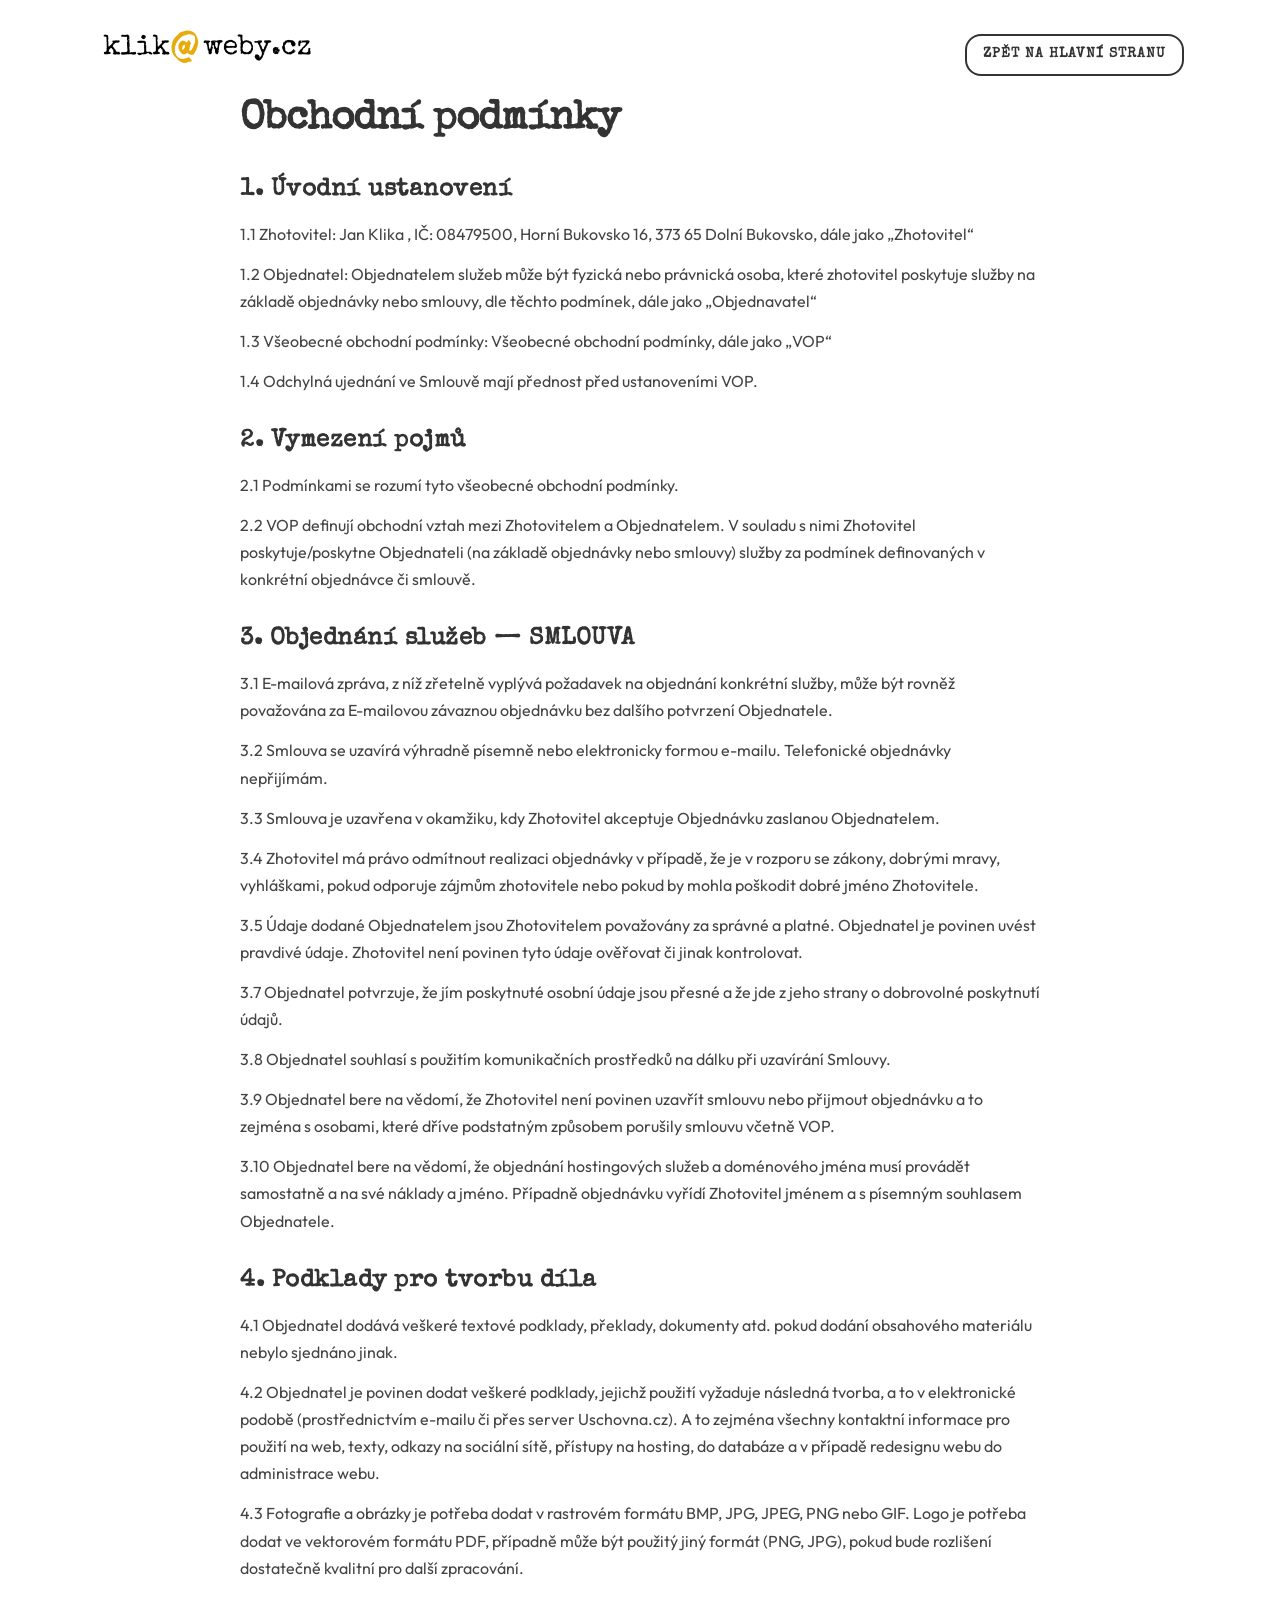
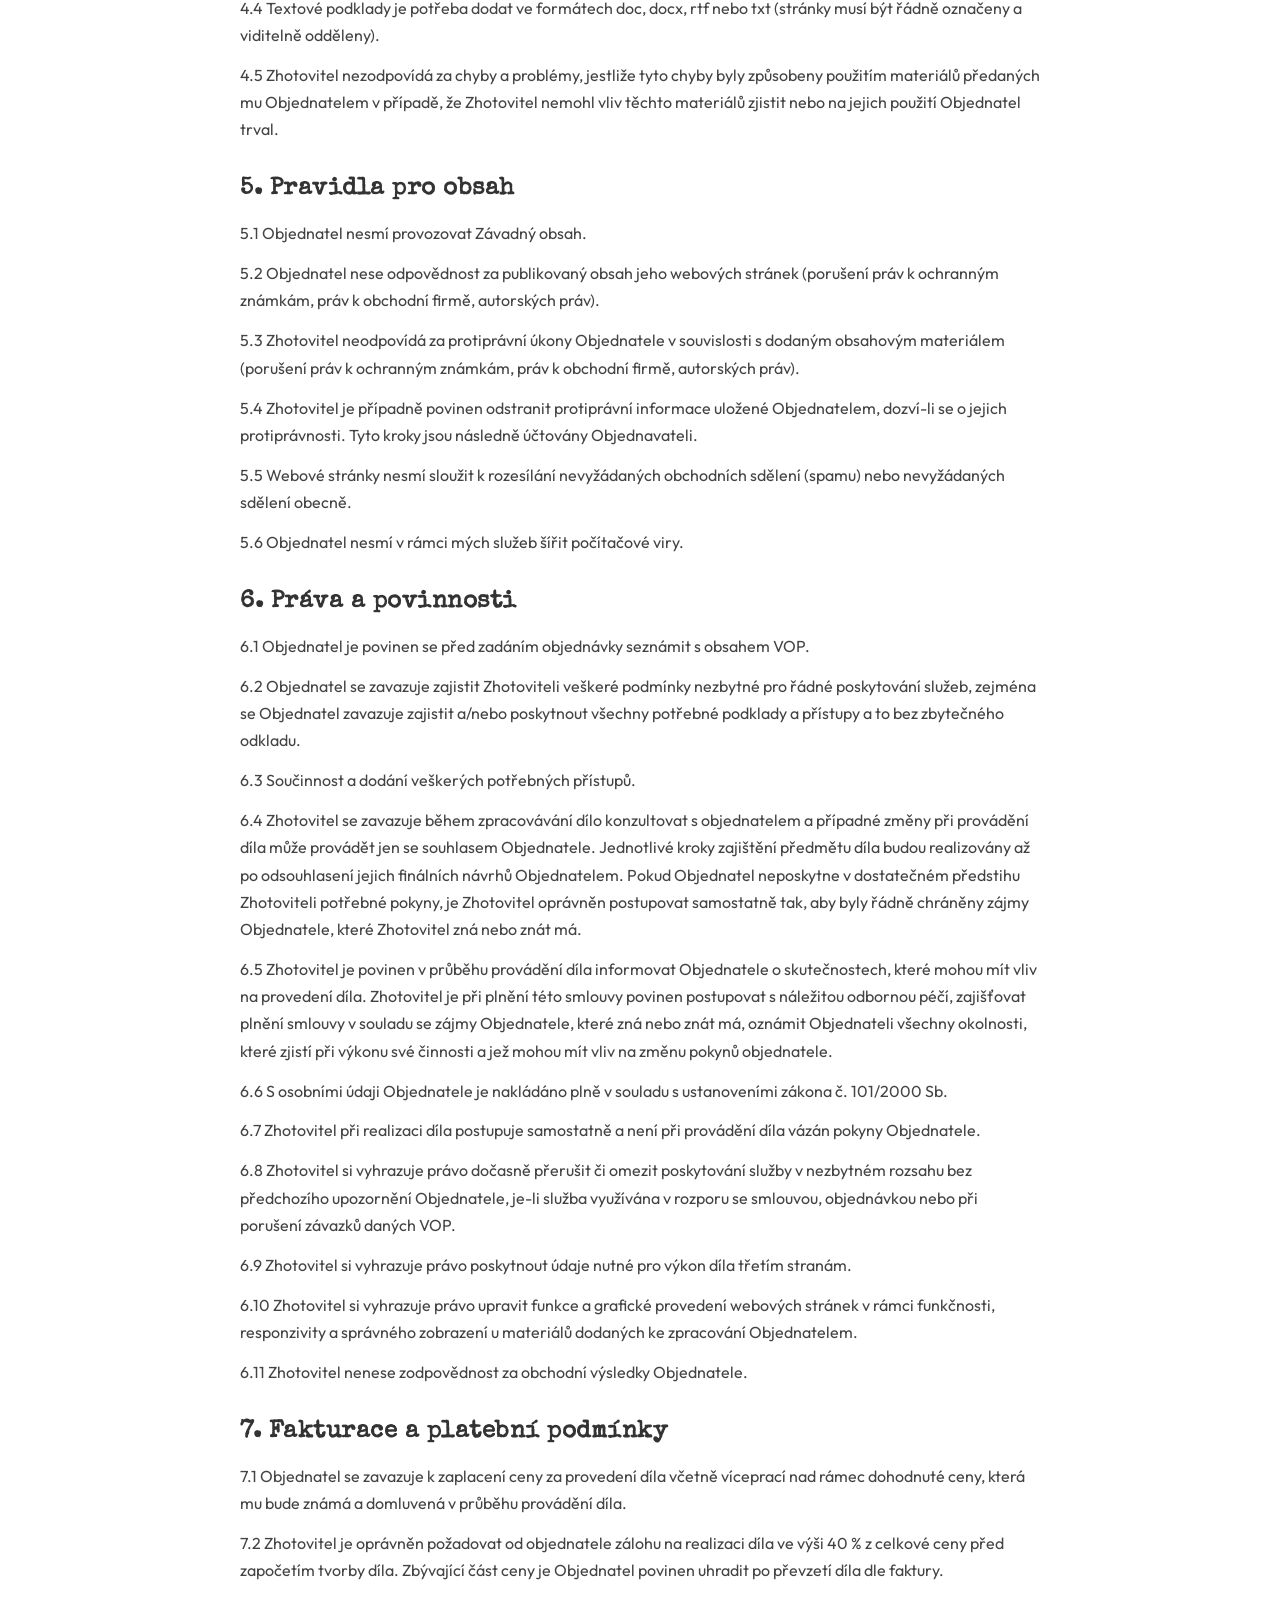
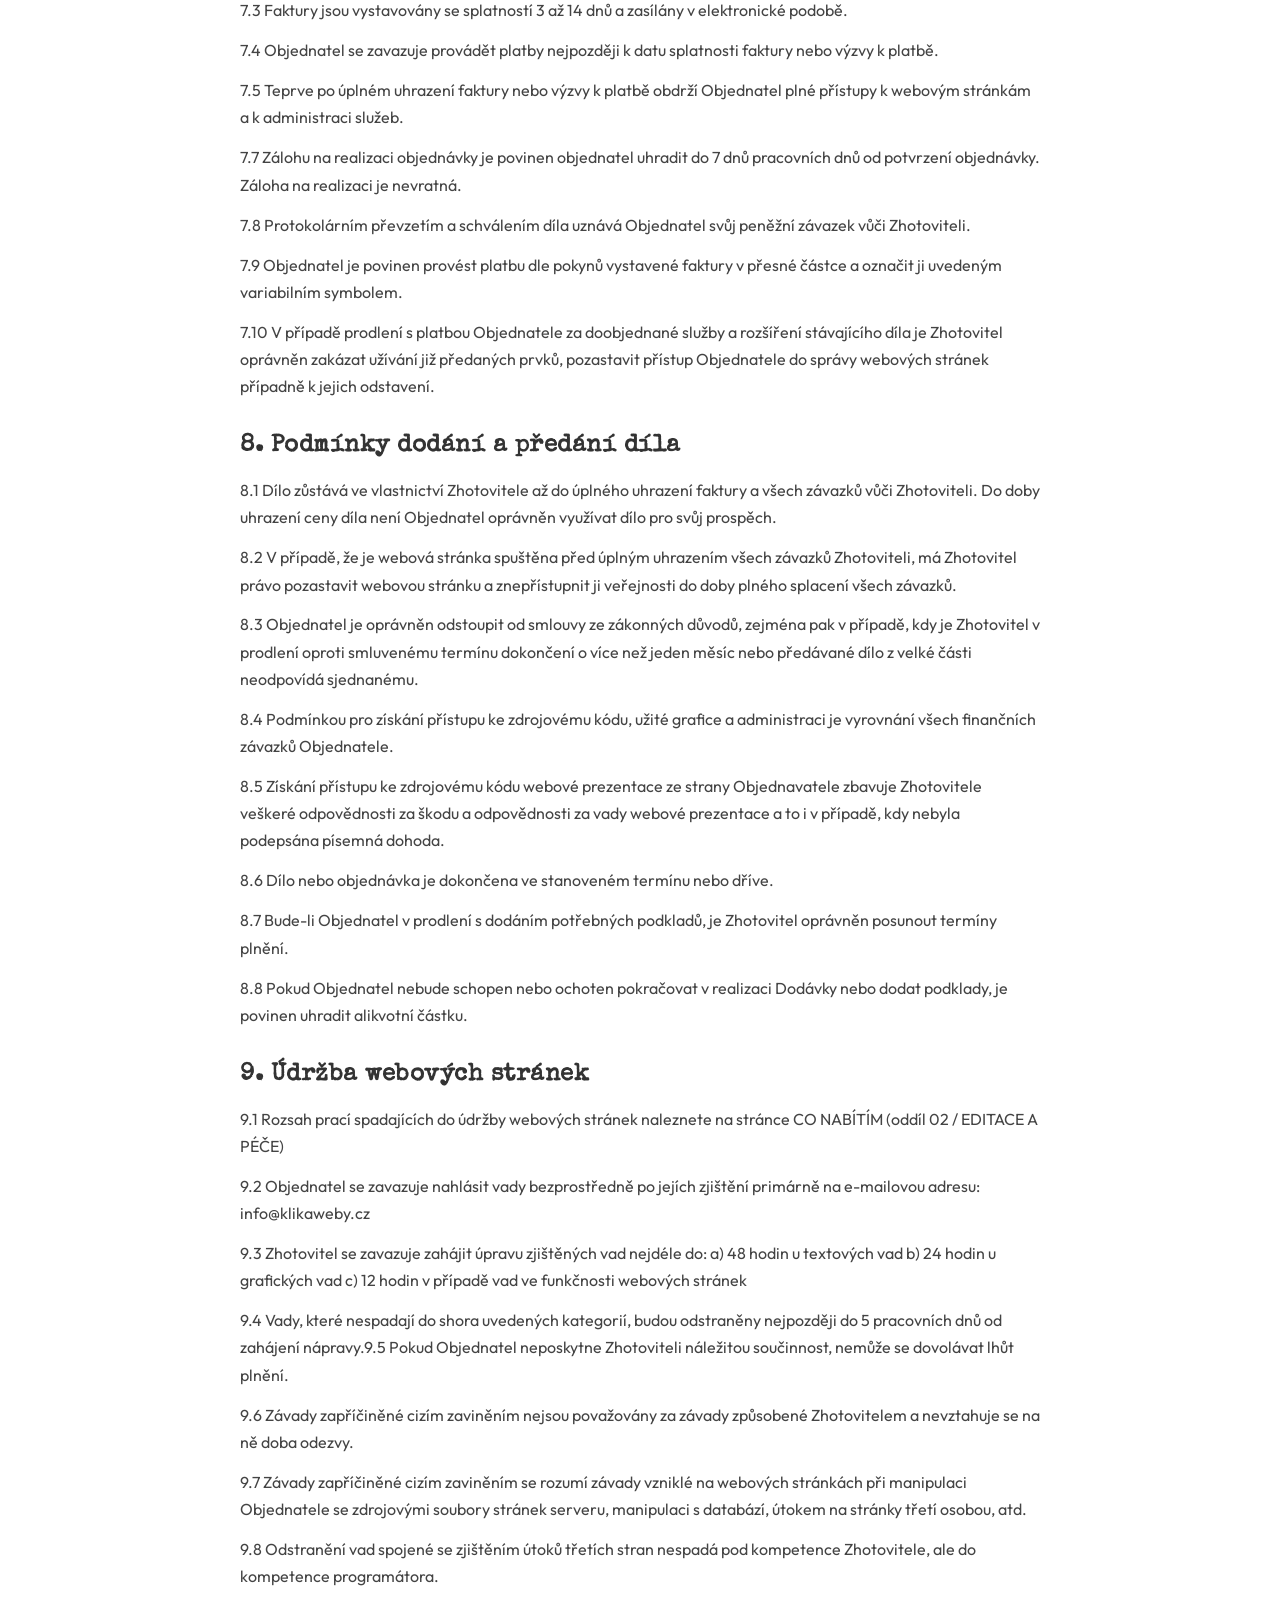
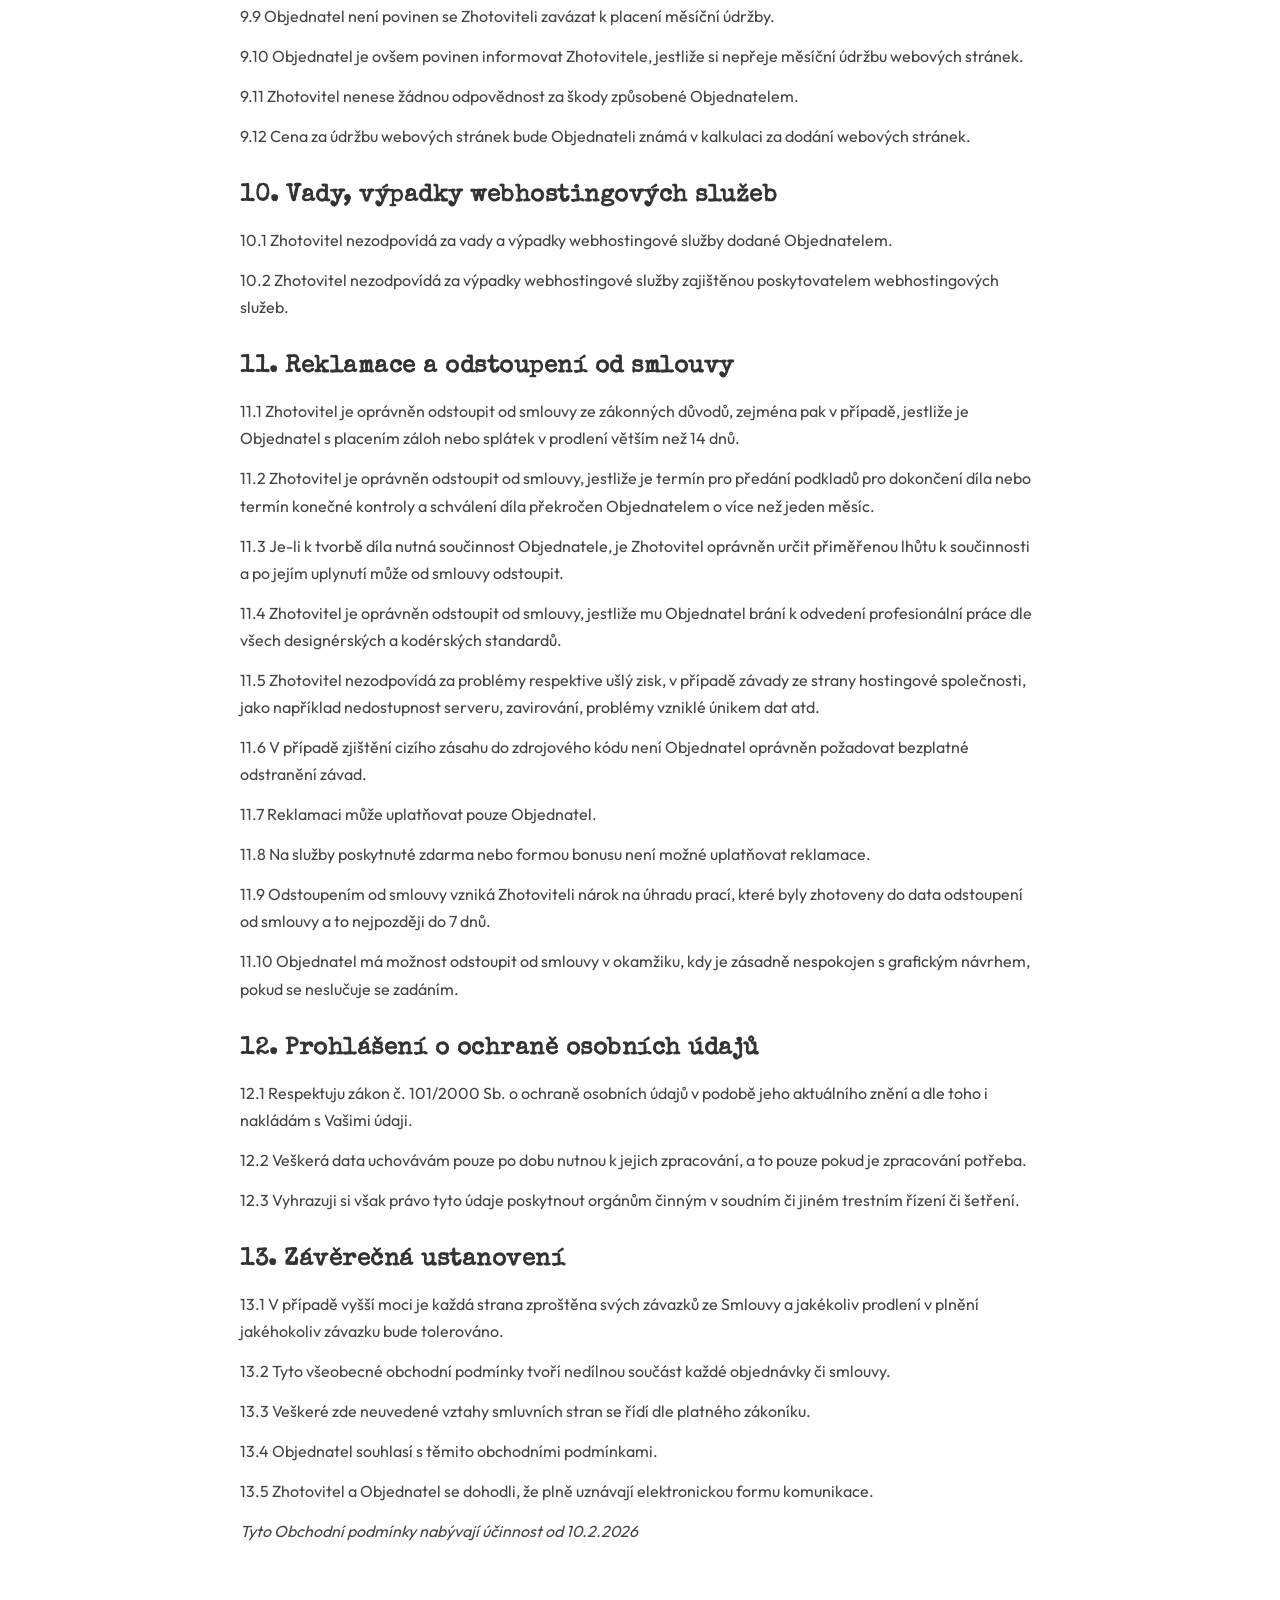
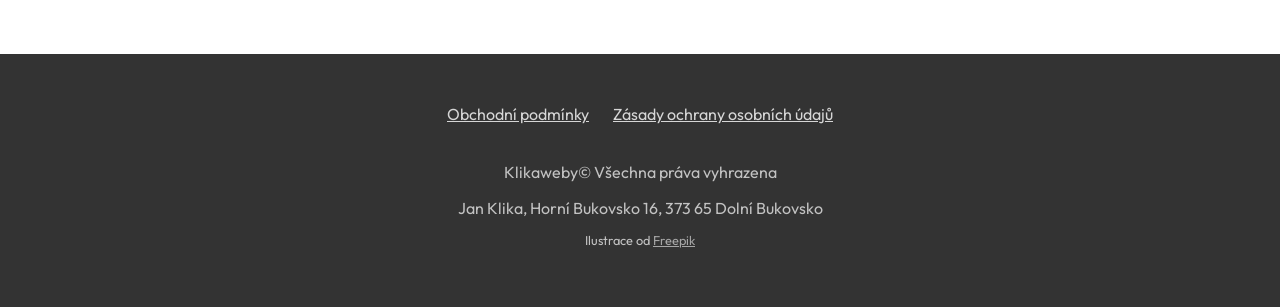
<file: obchodni-podminky.html>
<!DOCTYPE html>
<html lang="cs">

<head>
    <meta charset="UTF-8">
    <meta name="viewport" content="width=device-width, initial-scale=1.0">
    <title>Obchodní podmínky | Jan Klika</title>
    <meta name="robots" content="index, follow">
    <link rel="stylesheet" href="https://cdnjs.cloudflare.com/ajax/libs/font-awesome/6.5.1/css/all.min.css">
    <link
        href="https://fonts.googleapis.com/css2?family=Outfit:wght@300;400;500;600;700&family=Special+Elite&display=swap"
        rel="stylesheet">
    <link rel="stylesheet" href="style.css">
    <style>
        .legal-content {
            padding: 6rem 0;
            max-width: 800px;
            margin: 0 auto;
        }

        .legal-content h1 {
            font-size: 2.5rem;
            margin-bottom: 2rem;
        }

        .legal-content h2 {
            font-size: 1.5rem;
            margin-top: 2rem;
            margin-bottom: 1rem;
        }

        .legal-content p,
        .legal-content li {
            margin-bottom: 0.8rem;
            color: #444;
        }
    </style>
</head>

<body>
    <header class="site-header">
        <div class="container header-inner">
            <a href="/#hero" class="logo">
                <img src="Obrazky/logo_klikaweby.webp" alt="Klikaweby Logo">
            </a>
            <a href="/#hero" class="btn btn-outline btn-sm">Zpět na hlavní stranu</a>
        </div>
    </header>

    <main class="container legal-content">
        <h1>Obchodní podmínky</h1>

        <h2>1. Úvodní ustanovení</h2>
        <p>1.1 Zhotovitel: Jan Klika , IČ: 08479500, Horní Bukovsko 16, 373 65 Dolní Bukovsko, dále jako „Zhotovitel“
        </p>
        <p>1.2 Objednatel: Objednatelem služeb může být fyzická nebo právnická osoba, které zhotovitel poskytuje služby
            na základě objednávky nebo smlouvy, dle těchto podmínek, dále jako „Objednavatel“</p>
        <p>1.3 Všeobecné obchodní podmínky: Všeobecné obchodní podmínky, dále jako „VOP“</p>
        <p>1.4 Odchylná ujednání ve Smlouvě mají přednost před ustanoveními VOP.</p>

        <h2>2. Vymezení pojmů</h2>
        <p>2.1 Podmínkami se rozumí tyto všeobecné obchodní podmínky.</p>
        <p>2.2 VOP definují obchodní vztah mezi Zhotovitelem a Objednatelem. V souladu s nimi Zhotovitel
            poskytuje/poskytne Objednateli (na základě objednávky nebo smlouvy) služby za podmínek definovaných v
            konkrétní objednávce či smlouvě.</p>

        <h2>3. Objednání služeb — SMLOUVA</h2>
        <p>3.1 E-mailová zpráva, z níž zřetelně vyplývá požadavek na objednání konkrétní služby, může být rovněž
            považována za E-mailovou závaznou objednávku bez dalšího potvrzení Objednatele.</p>
        <p>3.2 Smlouva se uzavírá výhradně písemně nebo elektronicky formou e-mailu. Telefonické objednávky nepřijímám.
        </p>
        <p>3.3 Smlouva je uzavřena v okamžiku, kdy Zhotovitel akceptuje Objednávku zaslanou Objednatelem.</p>
        <p>3.4 Zhotovitel má právo odmítnout realizaci objednávky v případě, že je v rozporu se zákony, dobrými mravy,
            vyhláškami, pokud odporuje zájmům zhotovitele nebo pokud by mohla poškodit dobré jméno Zhotovitele.</p>
        <p>3.5 Údaje dodané Objednatelem jsou Zhotovitelem považovány za správné a platné. Objednatel je povinen uvést
            pravdivé údaje. Zhotovitel není povinen tyto údaje ověřovat či jinak kontrolovat.</p>
        <p>3.7 Objednatel potvrzuje, že jím poskytnuté osobní údaje jsou přesné a že jde z jeho strany o dobrovolné
            poskytnutí údajů.</p>
        <p>3.8 Objednatel souhlasí s použitím komunikačních prostředků na dálku při uzavírání Smlouvy.</p>
        <p>3.9 Objednatel bere na vědomí, že Zhotovitel není povinen uzavřít smlouvu nebo přijmout objednávku a to
            zejména s osobami, které dříve podstatným způsobem porušily smlouvu včetně VOP.</p>
        <p>3.10 Objednatel bere na vědomí, že objednání hostingových služeb a doménového jména musí provádět samostatně
            a na své náklady a jméno. Případně objednávku vyřídí Zhotovitel jménem a s písemným souhlasem Objednatele.
        </p>

        <h2>4. Podklady pro tvorbu díla</h2>
        <p>4.1 Objednatel dodává veškeré textové podklady, překlady, dokumenty atd. pokud dodání obsahového materiálu
            nebylo sjednáno jinak.</p>
        <p>4.2 Objednatel je povinen dodat veškeré podklady, jejichž použití vyžaduje následná tvorba, a to v
            elektronické podobě (prostřednictvím e-mailu či přes server Uschovna.cz). A to zejména všechny kontaktní
            informace pro použití na web, texty, odkazy na sociální sítě, přístupy na hosting, do databáze a v případě
            redesignu webu do administrace webu.</p>
        <p>4.3 Fotografie a obrázky je potřeba dodat v rastrovém formátu BMP, JPG, JPEG, PNG nebo GIF. Logo je potřeba
            dodat ve vektorovém formátu PDF, případně může být použitý jiný formát (PNG, JPG), pokud bude rozlišení
            dostatečně kvalitní pro další zpracování.</p>
        <p>4.4 Textové podklady je potřeba dodat ve formátech doc, docx, rtf nebo txt (stránky musí být řádně označeny a
            viditelně odděleny).</p>
        <p>4.5 Zhotovitel nezodpovídá za chyby a problémy, jestliže tyto chyby byly způsobeny použitím materiálů
            předaných mu Objednatelem v případě, že Zhotovitel nemohl vliv těchto materiálů zjistit nebo na jejich
            použití Objednatel trval.</p>

        <h2>5. Pravidla pro obsah</h2>
        <p>5.1 Objednatel nesmí provozovat Závadný obsah.</p>
        <p>5.2 Objednatel nese odpovědnost za publikovaný obsah jeho webových stránek (porušení práv k ochranným
            známkám, práv k obchodní firmě, autorských práv).</p>
        <p>5.3 Zhotovitel neodpovídá za protiprávní úkony Objednatele v souvislosti s dodaným obsahovým materiálem
            (porušení práv k ochranným známkám, práv k obchodní firmě, autorských práv).</p>
        <p>5.4 Zhotovitel je případně povinen odstranit protiprávní informace uložené Objednatelem, dozví-li se o jejich
            protiprávnosti. Tyto kroky jsou následně účtovány Objednavateli.</p>
        <p>5.5 Webové stránky nesmí sloužit k rozesílání nevyžádaných obchodních sdělení (spamu) nebo nevyžádaných
            sdělení obecně.</p>
        <p>5.6 Objednatel nesmí v rámci mých služeb šířit počítačové viry.</p>

        <h2>6. Práva a povinnosti</h2>
        <p>6.1 Objednatel je povinen se před zadáním objednávky seznámit s obsahem VOP.</p>
        <p>6.2 Objednatel se zavazuje zajistit Zhotoviteli veškeré podmínky nezbytné pro řádné poskytování služeb,
            zejména se Objednatel zavazuje zajistit a/nebo poskytnout všechny potřebné podklady a přístupy a to bez
            zbytečného odkladu.</p>
        <p>6.3 Součinnost a dodání veškerých potřebných přístupů.</p>
        <p>6.4 Zhotovitel se zavazuje během zpracovávání dílo konzultovat s objednatelem a případné změny při provádění
            díla může provádět jen se souhlasem Objednatele. Jednotlivé kroky zajištění předmětu díla budou realizovány
            až po odsouhlasení jejich finálních návrhů Objednatelem. Pokud Objednatel neposkytne v dostatečném předstihu
            Zhotoviteli potřebné pokyny, je Zhotovitel oprávněn postupovat samostatně tak, aby byly řádně chráněny zájmy
            Objednatele, které Zhotovitel zná nebo znát má.</p>
        <p>6.5 Zhotovitel je povinen v průběhu provádění díla informovat Objednatele o skutečnostech, které mohou mít
            vliv na provedení díla. Zhotovitel je při plnění této smlouvy povinen postupovat s náležitou odbornou péčí,
            zajišťovat plnění smlouvy v souladu se zájmy Objednatele, které zná nebo znát má, oznámit Objednateli
            všechny okolnosti, které zjistí při výkonu své činnosti a jež mohou mít vliv na změnu pokynů objednatele.
        </p>
        <p>6.6 S osobními údaji Objednatele je nakládáno plně v souladu s ustanoveními zákona č. 101/2000 Sb.</p>
        <p>6.7 Zhotovitel při realizaci díla postupuje samostatně a není při provádění díla vázán pokyny Objednatele.
        </p>
        <p>6.8 Zhotovitel si vyhrazuje právo dočasně přerušit či omezit poskytování služby v nezbytném rozsahu bez
            předchozího upozornění Objednatele, je-li služba využívána v rozporu se smlouvou, objednávkou nebo při
            porušení závazků daných VOP.</p>
        <p>6.9 Zhotovitel si vyhrazuje právo poskytnout údaje nutné pro výkon díla třetím stranám.</p>
        <p>6.10 Zhotovitel si vyhrazuje právo upravit funkce a grafické provedení webových stránek v rámci funkčnosti,
            responzivity a správného zobrazení u materiálů dodaných ke zpracování Objednatelem.</p>
        <p>6.11 Zhotovitel nenese zodpovědnost za obchodní výsledky Objednatele.</p>

        <h2>7. Fakturace a platební podmínky</h2>
        <p>7.1 Objednatel se zavazuje k zaplacení ceny za provedení díla včetně víceprací nad rámec dohodnuté ceny,
            která mu bude známá a domluvená v průběhu provádění díla.</p>
        <p>7.2 Zhotovitel je oprávněn požadovat od objednatele zálohu na realizaci díla ve výši 40 % z celkové ceny před
            započetím tvorby díla. Zbývající část ceny je Objednatel povinen uhradit po převzetí díla dle faktury.</p>
        <p>7.3 Faktury jsou vystavovány se splatností 3 až 14 dnů a zasílány v elektronické podobě.</p>
        <p>7.4 Objednatel se zavazuje provádět platby nejpozději k datu splatnosti faktury nebo výzvy k platbě.</p>
        <p>7.5 Teprve po úplném uhrazení faktury nebo výzvy k platbě obdrží Objednatel plné přístupy k webovým stránkám
            a k administraci služeb.</p>
        <p>7.7 Zálohu na realizaci objednávky je povinen objednatel uhradit do 7 dnů pracovních dnů od potvrzení
            objednávky. Záloha na realizaci je nevratná.</p>
        <p>7.8 Protokolárním převzetím a schválením díla uznává Objednatel svůj peněžní závazek vůči Zhotoviteli.</p>
        <p>7.9 Objednatel je povinen provést platbu dle pokynů vystavené faktury v přesné částce a označit ji uvedeným
            variabilním symbolem.</p>
        <p>7.10 V případě prodlení s platbou Objednatele za doobjednané služby a rozšíření stávajícího díla je
            Zhotovitel oprávněn zakázat užívání již předaných prvků, pozastavit přístup Objednatele do správy webových
            stránek případně k jejich odstavení.</p>

        <h2>8. Podmínky dodání a předání díla</h2>
        <p>8.1 Dílo zůstává ve vlastnictví Zhotovitele až do úplného uhrazení faktury a všech závazků vůči Zhotoviteli.
            Do doby uhrazení ceny díla není Objednatel oprávněn využívat dílo pro svůj prospěch.</p>
        <p>8.2 V případě, že je webová stránka spuštěna před úplným uhrazením všech závazků Zhotoviteli, má Zhotovitel
            právo pozastavit webovou stránku a znepřístupnit ji veřejnosti do doby plného splacení všech závazků.</p>
        <p>8.3 Objednatel je oprávněn odstoupit od smlouvy ze zákonných důvodů, zejména pak v případě, kdy je Zhotovitel
            v prodlení oproti smluvenému termínu dokončení o více než jeden měsíc nebo předávané dílo z velké části
            neodpovídá sjednanému.</p>
        <p>8.4 Podmínkou pro získání přístupu ke zdrojovému kódu, užité grafice a administraci je vyrovnání všech
            finančních závazků Objednatele.</p>
        <p>8.5 Získání přístupu ke zdrojovému kódu webové prezentace ze strany Objednavatele zbavuje Zhotovitele veškeré
            odpovědnosti za škodu a odpovědnosti za vady webové prezentace a to i v případě, kdy nebyla podepsána
            písemná dohoda.</p>
        <p>8.6 Dílo nebo objednávka je dokončena ve stanoveném termínu nebo dříve.</p>
        <p>8.7 Bude-li Objednatel v prodlení s dodáním potřebných podkladů, je Zhotovitel oprávněn posunout termíny
            plnění.</p>
        <p>8.8 Pokud Objednatel nebude schopen nebo ochoten pokračovat v realizaci Dodávky nebo dodat podklady, je
            povinen uhradit alikvotní částku.</p>

        <h2>9. Údržba webových stránek</h2>
        <p>9.1 Rozsah prací spadajících do údržby webových stránek naleznete na stránce CO NABÍTÍM (oddíl 02 / EDITACE A
            PÉČE)</p>
        <p>9.2 Objednatel se zavazuje nahlásit vady bezprostředně po jejích zjištění primárně na e-mailovou adresu:
            info@klikaweby.cz</p>
        <p>9.3 Zhotovitel se zavazuje zahájit úpravu zjištěných vad nejdéle do: a) 48 hodin u textových vad b) 24 hodin
            u grafických vad c) 12 hodin v případě vad ve funkčnosti webových stránek</p>
        <p>9.4 Vady, které nespadají do shora uvedených kategorií, budou odstraněny nejpozději do 5 pracovních dnů od
            zahájení nápravy.9.5 Pokud Objednatel neposkytne Zhotoviteli náležitou součinnost, nemůže se dovolávat lhůt
            plnění.</p>
        <p>9.6 Závady zapříčiněné cizím zaviněním nejsou považovány za závady způsobené Zhotovitelem a nevztahuje se na
            ně doba odezvy.</p>
        <p>9.7 Závady zapříčiněné cizím zaviněním se rozumí závady vzniklé na webových stránkách při manipulaci
            Objednatele se zdrojovými soubory stránek serveru, manipulaci s databází, útokem na stránky třetí osobou,
            atd.</p>
        <p>9.8 Odstranění vad spojené se zjištěním útoků třetích stran nespadá pod kompetence Zhotovitele, ale do
            kompetence programátora.</p>
        <p>9.9 Objednatel není povinen se Zhotoviteli zavázat k placení měsíční údržby.</p>
        <p>9.10 Objednatel je ovšem povinen informovat Zhotovitele, jestliže si nepřeje měsíční údržbu webových stránek.
        </p>
        <p>9.11 Zhotovitel nenese žádnou odpovědnost za škody způsobené Objednatelem.</p>
        <p>9.12 Cena za údržbu webových stránek bude Objednateli známá v kalkulaci za dodání webových stránek.</p>

        <h2>10. Vady, výpadky webhostingových služeb</h2>
        <p>10.1 Zhotovitel nezodpovídá za vady a výpadky webhostingové služby dodané Objednatelem.</p>
        <p>10.2 Zhotovitel nezodpovídá za výpadky webhostingové služby zajištěnou poskytovatelem webhostingových služeb.
        </p>

        <h2>11. Reklamace a odstoupení od smlouvy</h2>
        <p>11.1 Zhotovitel je oprávněn odstoupit od smlouvy ze zákonných důvodů, zejména pak v případě, jestliže je
            Objednatel s placením záloh nebo splátek v prodlení větším než 14 dnů.</p>
        <p>11.2 Zhotovitel je oprávněn odstoupit od smlouvy, jestliže je termín pro předání podkladů pro dokončení díla
            nebo termín konečné kontroly a schválení díla překročen Objednatelem o více než jeden měsíc.</p>
        <p>11.3 Je-li k tvorbě díla nutná součinnost Objednatele, je Zhotovitel oprávněn určit přiměřenou lhůtu k
            součinnosti a po jejím uplynutí může od smlouvy odstoupit.</p>
        <p>11.4 Zhotovitel je oprávněn odstoupit od smlouvy, jestliže mu Objednatel brání k odvedení profesionální práce
            dle všech designérských a kodérských standardů.</p>
        <p>11.5 Zhotovitel nezodpovídá za problémy respektive ušlý zisk, v případě závady ze strany hostingové
            společnosti, jako například nedostupnost serveru, zavirování, problémy vzniklé únikem dat atd.</p>
        <p>11.6 V případě zjištění cizího zásahu do zdrojového kódu není Objednatel oprávněn požadovat bezplatné
            odstranění závad.</p>
        <p>11.7 Reklamaci může uplatňovat pouze Objednatel.</p>
        <p>11.8 Na služby poskytnuté zdarma nebo formou bonusu není možné uplatňovat reklamace.</p>
        <p>11.9 Odstoupením od smlouvy vzniká Zhotoviteli nárok na úhradu prací, které byly zhotoveny do data odstoupení
            od smlouvy a to nejpozději do 7 dnů.</p>
        <p>11.10 Objednatel má možnost odstoupit od smlouvy v okamžiku, kdy je zásadně nespokojen s grafickým návrhem,
            pokud se neslučuje se zadáním.</p>

        <h2>12. Prohlášení o ochraně osobních údajů</h2>
        <p>12.1 Respektuju zákon č. 101/2000 Sb. o ochraně osobních údajů v podobě jeho aktuálního znění a dle toho i
            nakládám s Vašimi údaji.</p>
        <p>12.2 Veškerá data uchovávám pouze po dobu nutnou k jejich zpracování, a to pouze pokud je zpracování potřeba.
        </p>
        <p>12.3 Vyhrazuji si však právo tyto údaje poskytnout orgánům činným v soudním či jiném trestním řízení či
            šetření.</p>

        <h2>13. Závěrečná ustanovení</h2>
        <p>13.1 V případě vyšší moci je každá strana zproštěna svých závazků ze Smlouvy a jakékoliv prodlení v plnění
            jakéhokoliv závazku bude tolerováno.</p>
        <p>13.2 Tyto všeobecné obchodní podmínky tvoří nedílnou součást každé objednávky či smlouvy.</p>
        <p>13.3 Veškeré zde neuvedené vztahy smluvních stran se řídí dle platného zákoníku.</p>
        <p>13.4 Objednatel souhlasí s těmito obchodními podmínkami.</p>
        <p>13.5 Zhotovitel a Objednatel se dohodli, že plně uznávají elektronickou formu komunikace.</p>
        <p><em>Tyto Obchodní podmínky nabývají účinnost od 10.2.2026</em></p>
    </main>

    <footer class="site-footer">
        <div class="container footer-container">
            <div class="footer-links">
                <a href="obchodni-podminky.html">Obchodní podmínky</a>
                <a href="zasady-ochrany.html">Zásady ochrany osobních údajů</a>
            </div>
            <div class="footer-copy">
                <p>Klikaweby© Všechna práva vyhrazena</p>
                <p>Jan Klika, Horní Bukovsko 16, 373 65 Dolní Bukovsko</p>
                <p style="font-size: 0.8rem; opacity: 0.7; margin-top: 5px;">Ilustrace od <a href="https://www.freepik.com" target="_blank" rel="noopener noreferrer" style="color: inherit; text-decoration: underline;">Freepik</a></p>
            </div>
        </div>
    </footer>
</body>

</html>
</file>
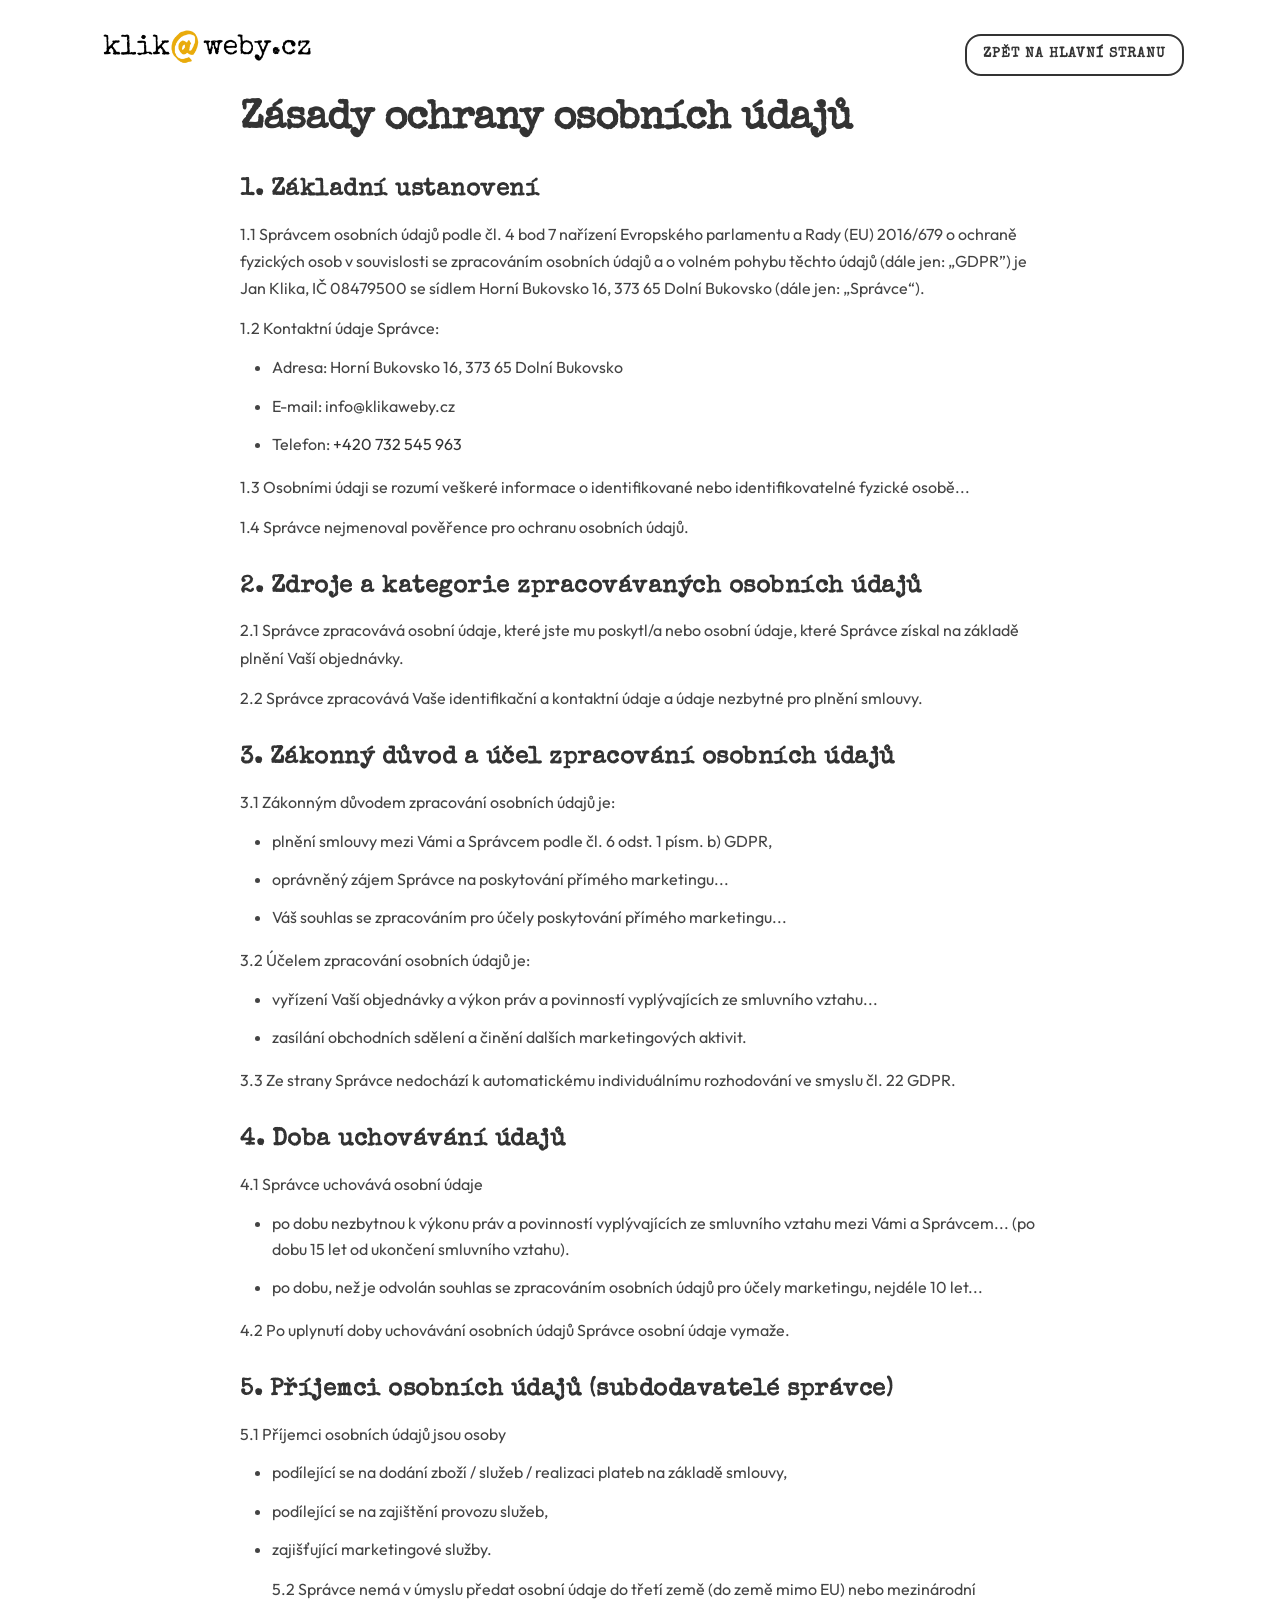
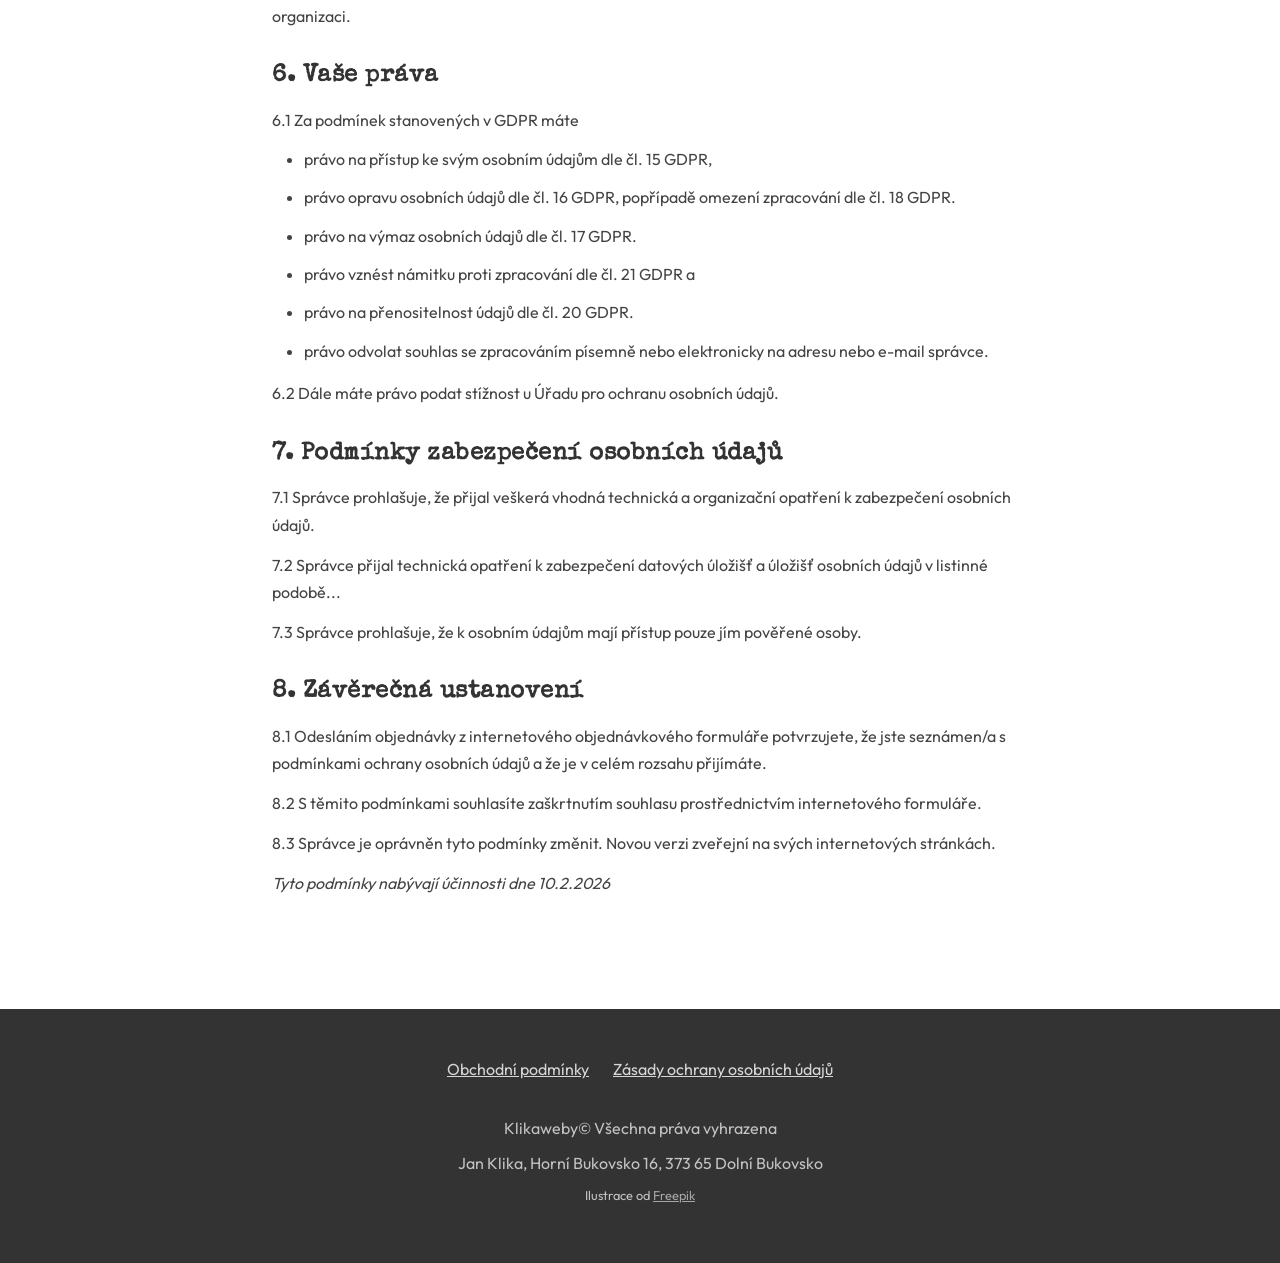
<file: zasady-ochrany.html>
<!DOCTYPE html>
<html lang="cs">

<head>
    <meta charset="UTF-8">
    <meta name="viewport" content="width=device-width, initial-scale=1.0">
    <title>Zásady ochrany osobních údajů | Jan Klika</title>
    <meta name="robots" content="index, follow">
    <link rel="stylesheet" href="https://cdnjs.cloudflare.com/ajax/libs/font-awesome/6.5.1/css/all.min.css">
    <link
        href="https://fonts.googleapis.com/css2?family=Outfit:wght@300;400;500;600;700&family=Special+Elite&display=swap"
        rel="stylesheet">
    <link rel="stylesheet" href="style.css">
    <style>
        .legal-content {
            padding: 6rem 0;
            max-width: 800px;
            margin: 0 auto;
        }

        .legal-content h1 {
            font-size: 2.5rem;
            margin-bottom: 2rem;
        }

        .legal-content h2 {
            font-size: 1.5rem;
            margin-top: 2rem;
            margin-bottom: 1rem;
        }

        .legal-content p,
        .legal-content li {
            margin-bottom: 0.8rem;
            color: #444;
        }
    </style>
</head>

<body>
    <header class="site-header">
        <div class="container header-inner">
            <a href="/#hero" class="logo">
                <img src="Obrazky/logo_klikaweby.webp" alt="Klikaweby Logo">
            </a>
            <a href="/#hero" class="btn btn-outline btn-sm">Zpět na hlavní stranu</a>
        </div>
    </header>

    <main class="container legal-content">
        <h1>Zásady ochrany osobních údajů</h1>

        <h2>1. Základní ustanovení</h2>
        <p>1.1 Správcem osobních údajů podle čl. 4 bod 7 nařízení Evropského parlamentu a Rady (EU) 2016/679 o ochraně
            fyzických osob v souvislosti se zpracováním osobních údajů a o volném pohybu těchto údajů (dále jen: „GDPR”)
            je Jan Klika, IČ 08479500 se sídlem Horní Bukovsko 16, 373 65 Dolní Bukovsko (dále jen: „Správce“).</p>
        <p>1.2 Kontaktní údaje Správce:</p>
        <ul style="list-style:disc; margin-left:2rem; margin-bottom:1rem;">
            <li>Adresa: Horní Bukovsko 16, 373 65 Dolní Bukovsko</li>
            <li>E-mail: info@klikaweby.cz</li>
            <li>Telefon: <a href="tel:+420732545963">+420 732 545 963</a></li>
        </ul>
        <p>1.3 Osobními údaji se rozumí veškeré informace o identifikované nebo identifikovatelné fyzické osobě...</p>
        <p>1.4 Správce nejmenoval pověřence pro ochranu osobních údajů.</p>

        <h2>2. Zdroje a kategorie zpracovávaných osobních údajů</h2>
        <p>2.1 Správce zpracovává osobní údaje, které jste mu poskytl/a nebo osobní údaje, které Správce získal na
            základě plnění Vaší objednávky.</p>
        <p>2.2 Správce zpracovává Vaše identifikační a kontaktní údaje a údaje nezbytné pro plnění smlouvy.</p>

        <h2>3. Zákonný důvod a účel zpracování osobních údajů</h2>
        <p>3.1 Zákonným důvodem zpracování osobních údajů je:</p>
        <ul style="list-style:disc; margin-left:2rem; margin-bottom:1rem;">
            <li>plnění smlouvy mezi Vámi a Správcem podle čl. 6 odst. 1 písm. b) GDPR,</li>
            <li>oprávněný zájem Správce na poskytování přímého marketingu...</li>
            <li>Váš souhlas se zpracováním pro účely poskytování přímého marketingu...</li>
        </ul>
        <p>3.2 Účelem zpracování osobních údajů je:</p>
        <ul style="list-style:disc; margin-left:2rem; margin-bottom:1rem;">
            <li>vyřízení Vaší objednávky a výkon práv a povinností vyplývajících ze smluvního vztahu...</li>
            <li>zasílání obchodních sdělení a činění dalších marketingových aktivit.</li>
        </ul>
        <p>3.3 Ze strany Správce nedochází k automatickému individuálnímu rozhodování ve smyslu čl. 22 GDPR.</p>

        <h2>4. Doba uchovávání údajů</h2>
        <p>4.1 Správce uchovává osobní údaje</p>
        <ul style="list-style:disc; margin-left:2rem; margin-bottom:1rem;">
            <li>po dobu nezbytnou k výkonu práv a povinností vyplývajících ze smluvního vztahu mezi Vámi a Správcem...
                (po dobu 15 let od ukončení smluvního vztahu).</li>
            <li>po dobu, než je odvolán souhlas se zpracováním osobních údajů pro účely marketingu, nejdéle 10 let...
            </li>
        </ul>
        <p>4.2 Po uplynutí doby uchovávání osobních údajů Správce osobní údaje vymaže.</p>

        <h2>5. Příjemci osobních údajů (subdodavatelé správce)</h2>
        <p>5.1 Příjemci osobních údajů jsou osoby
        <ul style="list-style:disc; margin-left:2rem; margin-bottom:1rem;">
            <li>podílející se na dodání zboží / služeb / realizaci plateb na základě smlouvy,</li>
            <li>podílející se na zajištění provozu služeb,</li>
            <li>zajišťující marketingové služby.</li>
            </< /ul>
            </p>
            <p>5.2 Správce nemá v úmyslu předat osobní údaje do třetí země (do země mimo EU) nebo mezinárodní
                organizaci.</p>

            <h2>6. Vaše práva</h2>
            <p>6.1 Za podmínek stanovených v GDPR máte</p>
            <ul style="list-style:disc; margin-left:2rem; margin-bottom:1rem;">
                <li>právo na přístup ke svým osobním údajům dle čl. 15 GDPR,</li>
                <li>právo opravu osobních údajů dle čl. 16 GDPR, popřípadě omezení zpracování dle čl. 18 GDPR.</li>
                <li>právo na výmaz osobních údajů dle čl. 17 GDPR.</li>
                <li>právo vznést námitku proti zpracování dle čl. 21 GDPR a</li>
                <li>právo na přenositelnost údajů dle čl. 20 GDPR.</li>
                <li>právo odvolat souhlas se zpracováním písemně nebo elektronicky na adresu nebo e-mail správce.</li>
            </ul>
            <p>6.2 Dále máte právo podat stížnost u Úřadu pro ochranu osobních údajů.</p>

            <h2>7. Podmínky zabezpečení osobních údajů</h2>
            <p>7.1 Správce prohlašuje, že přijal veškerá vhodná technická a organizační opatření k zabezpečení osobních
                údajů.</p>
            <p>7.2 Správce přijal technická opatření k zabezpečení datových úložišť a úložišť osobních údajů v listinné
                podobě...</p>
            <p>7.3 Správce prohlašuje, že k osobním údajům mají přístup pouze jím pověřené osoby.</p>

            <h2>8. Závěrečná ustanovení</h2>
            <p>8.1 Odesláním objednávky z internetového objednávkového formuláře potvrzujete, že jste seznámen/a s
                podmínkami ochrany osobních údajů a že je v celém rozsahu přijímáte.</p>
            <p>8.2 S těmito podmínkami souhlasíte zaškrtnutím souhlasu prostřednictvím internetového formuláře.</p>
            <p>8.3 Správce je oprávněn tyto podmínky změnit. Novou verzi zveřejní na svých internetových stránkách.</p>

            <p><em>Tyto podmínky nabývají účinnosti dne 10.2.2026</em></p>
    </main>

    <footer class="site-footer">
        <div class="container footer-container">
            <div class="footer-links">
                <a href="obchodni-podminky.html">Obchodní podmínky</a>
                <a href="zasady-ochrany.html">Zásady ochrany osobních údajů</a>
            </div>
            <div class="footer-copy">
                <p>Klikaweby© Všechna práva vyhrazena</p>
                <p>Jan Klika, Horní Bukovsko 16, 373 65 Dolní Bukovsko</p>
                <p style="font-size: 0.8rem; opacity: 0.7; margin-top: 5px;">Ilustrace od <a href="https://www.freepik.com" target="_blank" rel="noopener noreferrer" style="color: inherit; text-decoration: underline;">Freepik</a></p>
            </div>
        </div>
    </footer>
</body>

</html>
</file>
<file: style.css>
:root {
    /* Brand Colors */
    --primary-bg: #dddfdf;
    /* Very light gray */
    --secondary-color: #ffbf00;
    /* Yellow */
    --btn-bg: #fff4e6;
    /* Pale peach / beige */
    --text-color: #333333;
    /* Dark gray */

    /* Layout Variables */
    --max-body-width: 85vw;
    --max-text-width: 70vw;
    --section-padding: 5rem 0;
    --container-max: 1400px;

    /* Fonts */
    --font-main: 'Outfit', sans-serif;
    --font-brand: 'Special Elite', cursive, monospace;

    /* Transitions */
    --transition-fast: 0.2s ease-in-out;
    --transition-smooth: 0.3s ease;

    /* Sizes */
    --border-radius: 16px;
    --border-radius-lg: 24px;
    --box-shadow-soft: 0 8px 20px rgba(0, 0, 0, 0.08);
    --brutal-shadow: 4px 4px 0 var(--text-color);
    --brutal-border: 2px solid var(--text-color);
}

/* ==================================
   Base Styles & Reset
   ================================== */
* {
    margin: 0;
    padding: 0;
    box-sizing: border-box;
}

html {
    scroll-behavior: smooth;
}

body {
    font-family: var(--font-main);
    color: var(--text-color);
    background-color: #ffffff;
    font-size: 1rem;
    line-height: 1.6;
    overflow-x: hidden;
}

img {
    max-width: 100%;
    height: auto;
    display: block;
}

a {
    color: var(--text-color);
    text-decoration: none;
    transition: var(--transition-fast);
}

/* Typografie */
h1,
h2,
h3,
h4,
h5,
h6 {
    font-family: var(--font-brand);
    color: var(--text-color);
    margin-bottom: 1rem;
    line-height: 1.2;
    letter-spacing: 0.5px;
}

/* Clamp sizing pro nadpisy - modern responsive */
h1 {
    font-size: clamp(2.5rem, 5vw + 1rem, 4.5rem);
    letter-spacing: -1px;
}

h2 {
    font-size: clamp(2rem, 4vw, 3rem);
    font-weight: 700;
}

h3 {
    font-size: clamp(1.5rem, 3vw, 2.2rem);
    font-weight: 600;
}

p {
    font-size: 1rem;
    margin-bottom: 1.25rem;
    line-height: 1.7;
    max-width: var(--max-text-width);
}

p.hero-text {
    font-size: 1.125rem;
}

ul {
    list-style: none;
}

/* ==================================
   Layout & Containers
   ================================== */
.container {
    width: var(--max-body-width);
    max-width: var(--container-max);
    margin: 0 auto;
}

.container-sm {
    max-width: 900px;
}

.section {
    padding: var(--section-padding);
}

.bg-light {
    background-color: var(--primary-bg);
}

.bg-texture {
    background-image: url('Obrazky/papir_pozadi.webp');
    background-size: cover;
    background-position: center;
    background-repeat: no-repeat;
}

.bg-texture-dark {
    background-image: linear-gradient(rgba(0, 0, 0, 0.1), rgba(0, 0, 0, 0.1)), url('Obrazky/papir_pozadi.webp');
    background-size: cover;
    background-position: center;
    background-repeat: no-repeat;
}

.bg-beige {
    background-color: var(--btn-bg);
}

.text-center {
    text-align: center;
}

.text-left {
    text-align: left;
}

.section-title {
    text-align: center;
    margin-bottom: 3rem;
}

.section-footer-text {
    text-align: center;
    margin-top: 3rem;
}

.section-divider {
    height: 1px;
    background-color: rgba(0, 0, 0, 0.1);
    border: none;
    width: var(--max-body-width);
    max-width: var(--container-max);
    margin: 0 auto;
}

.h3-style {
    font-size: clamp(1.5rem, 3vw, 2.2rem);
    font-family: var(--font-brand);
    font-weight: 600;
    margin-left: auto;
    margin-right: auto;
}

.section-title-sm {
    text-align: center;
    font-family: var(--font-main);
    font-size: 1.5rem;
    line-height: 1.1;
    margin-bottom: 2rem;
}

.subsection-centered {
    text-align: center;
    font-size: 1.8rem;
    line-height: 1.6;
    margin-bottom: 2rem;
}

.large-num-title {
    text-align: center;
    font-family: var(--font-brand);
    font-size: clamp(1.5rem, 3vw, 2.2rem);
    font-weight: 600;
    margin-bottom: 2rem;
}

.mt-3 {
    margin-top: 1.5rem;
}

.mt-4 {
    margin-top: 2rem;
}

.mt-5 {
    margin-top: 3rem;
}

.mt-6 {
    margin-top: 8rem;
}

.mb-0 {
    margin-bottom: 0;
}

.mb-3 {
    margin-bottom: 1.5rem;
}

.mb-4 {
    margin-bottom: 2rem;
}

.mb-5 {
    margin-bottom: 3rem;
}

.py-5 {
    padding-top: 5rem;
    padding-bottom: 5rem;
}

.py-6 {
    padding-top: 8rem;
    padding-bottom: 8rem;
}

.brand-text-large {
    font-family: var(--font-brand);
    font-size: 1.5rem;
    line-height: 1.4;
    margin-bottom: 1.5rem;
    max-width: 100%;
}

.text-highlight {
    background-color: transparent;
    padding: 0;
    display: block;
}

.section-intro-split {
    display: flex;
    flex-direction: column;
    gap: 3rem;
    align-items: center;
    background: var(--btn-bg);
    padding: 3rem;
    border-radius: var(--border-radius-lg);
    box-shadow: var(--box-shadow-soft);
    margin-bottom: 3rem;
    text-align: center;
}

.section-intro-split .btn {
    font-size: 1.25rem;
    padding: 1rem 2.5rem;
}

.intro-image img {
    border-radius: var(--border-radius);
    box-shadow: none;
    border: none;
    max-width: 100%;
    background-color: transparent;
}

@media(min-width: 900px) {
    .section-intro-split {
        flex-direction: row;
        text-align: left;
    }

    .intro-content {
        flex: 1.2;
    }

    .intro-image {
        flex: 0.8;
    }
}

.ml-2 {
    margin-left: 1rem;
}

.mr-1 {
    margin-right: 0.5rem;
}

.flex-center {
    display: flex;
    align-items: center;
}

.flex-justify-center {
    justify-content: center;
}

/* Grid systems */
.cards-grid {
    display: grid;
    gap: 2rem;
    margin-top: 2rem;
}

@media(min-width: 768px) {
    .cards-grid.cols-2 {
        grid-template-columns: repeat(2, 1fr);
    }

    .cards-grid.cols-3 {
        grid-template-columns: repeat(3, 1fr);
    }
}

@media(min-width: 1024px) {
    .cards-grid.cols-3 {
        grid-template-columns: repeat(3, 1fr);
    }

    /* Oprava zadání: "Pokud mám v sekci 4 karty/boxy – dej je po dvou na řádek." Sice tu jsou 3, tak necháme 2 a 1, resp fallback na grid. Ale instrukce "dej po dvou na řádek" zní dost specificky pro 4arty. Pro 3 boxy (nabídky) použijeme flex nebo auto-fit grid. */
}

/* ==================================
   Components
   ================================== */

/* Buttons */
.btn {
    display: inline-block;
    padding: 0.75rem 2rem;
    font-family: var(--font-brand);
    font-weight: 700;
    text-transform: uppercase;
    font-size: 1rem;
    letter-spacing: 1px;
    border-radius: var(--border-radius);
    cursor: pointer;
    transition: var(--transition-fast);
}

/* Modern btn style */
.btn-primary {
    background-color: var(--btn-bg);
    color: var(--text-color);
    border: 2px solid var(--text-color);
    box-shadow: var(--box-shadow-soft);
    text-decoration: none;
}

.btn-primary:hover {
    transform: translateY(-2px);
    box-shadow: 0 6px 16px rgba(51, 51, 51, 0.1);
}

.btn-primary:active {
    transform: translateY(0);
    box-shadow: var(--box-shadow-soft);
}

.btn-secondary {
    background-color: var(--secondary-color);
    color: var(--text-color);
    border: none;
    box-shadow: var(--box-shadow-soft);
}

.btn-secondary:hover {
    transform: translateY(-2px);
    box-shadow: 0 6px 16px rgba(51, 51, 51, 0.1);
}

.btn-outline {
    background: transparent;
    color: var(--text-color);
    border: 2px solid var(--text-color);
}

.btn-outline:hover {
    background: var(--primary-bg);
    transform: translateY(-2px);
}

.btn-full {
    width: 100%;
    text-align: center;
}

.btn-sm {
    padding: 0.5rem 1rem;
    font-size: 0.85rem;
}

/* Icons */
.icon {
    width: 90px;
    height: 90px;
    object-fit: contain;
    border-radius: 50%;
    background-color: var(--btn-bg);
    padding: 0;
    border: none;
    overflow: hidden;
    margin-bottom: 2rem;
    margin-left: auto;
    margin-right: auto;
}

.inline-icon {
    width: 50px;
    height: 50px;
    object-fit: contain;
    border-radius: 50%;
    background-color: var(--btn-bg);
    padding: 0;
    border: none;
    overflow: hidden;
}

/* Cards */
.feature-card,
.offer-card,
.price-card {
    background: #fff;
    padding: 2.5rem 2rem;
    border-radius: var(--border-radius);
    border: 1px solid rgba(0, 0, 0, 0.05);
    box-shadow: var(--box-shadow-soft);
    transition: var(--transition-smooth);
    text-align: center;
}

.feature-card:hover,
.offer-card:hover,
.price-card:hover {
    transform: translateY(-5px);
    box-shadow: 0 12px 32px rgba(0, 0, 0, 0.12);
}

.offer-card:hover .icon,
.price-card:hover .icon,
.service-item:hover .list-icon {
    transform: scale(1.1) rotate(3deg);
}

.icon,
.list-icon {
    transition: transform var(--transition-smooth);
}

.feature-card {
    display: flex;
    align-items: center;
    justify-content: center;
    gap: 1.5rem;
    text-align: left;
}

.feature-content {
    flex: 1;
}

.feature-content h3 {
    margin-bottom: 0.5rem;
}

.offer-card h4 {
    font-size: 1.25rem;
    margin-bottom: 1.25rem;
}

.price-card h4 {
    font-size: 1.25rem;
    margin-bottom: 1.25rem;
}

.btn-detail-spacing {
    margin-top: 4rem;
    margin-bottom: 2rem;
}

.price-card {
    border: 2px solid var(--secondary-color);
}

.price-card.primary-border {
    border: 2px solid var(--secondary-color);
}

.price-tag {
    font-family: var(--font-brand);
    font-size: 1.5rem;
    color: var(--text-color);
    margin-top: 1.5rem;
    border-top: 1px solid rgba(0, 0, 0, 0.1);
    padding-top: 1rem;
}


/* Checklist in cards */
.check-list li {
    position: relative;
    padding-left: 1.8rem;
    margin-bottom: 0.75rem;
}

.check-list li::before {
    content: '\f00c';
    font-family: "Font Awesome 6 Free";
    font-weight: 900;
    position: absolute;
    left: 0;
    top: 2px;
    color: var(--text-color);
}


/* ==================================
   Header & Nav
   ================================== */
main {
    padding-top: 110px;
}

.site-header {
    background: transparent;
    padding: 0;
    height: 110px;
    position: fixed;
    width: 100%;
    top: 0;
    left: 0;
    z-index: 1000;
    box-shadow: none;
    transition: background-color var(--transition-smooth), box-shadow var(--transition-smooth), backdrop-filter var(--transition-smooth);
}

.site-header.scrolled {
    background: rgba(255, 255, 255, 0.95);
    backdrop-filter: blur(8px);
    -webkit-backdrop-filter: blur(8px);
    box-shadow: 0 1px 1px rgba(0, 0, 0, 0.1);
}

.header-inner {
    display: flex;
    justify-content: space-between;
    align-items: center;
    height: 100%;
}

.logo {
    display: flex;
    align-items: center;
}

.logo img {
    height: 125px;
    margin: -8px 0;
}

.nav-links {
    display: flex;
    gap: 2rem;
    align-items: center;
}

.nav-links a {
    font-weight: 500;
    position: relative;
    padding-bottom: 4px;
    font-size: 1.5rem;
}

.nav-links a::after {
    content: '';
    position: absolute;
    bottom: 0;
    left: 0;
    width: 0;
    height: 2px;
    background: var(--secondary-color);
    transition: var(--transition-fast);
}

.nav-links a:hover::after {
    width: 100%;
}

.menu-toggle {
    display: none;
    background: none;
    border: none;
    font-size: 1.5rem;
    cursor: pointer;
    color: var(--text-color);
}

@media(max-width: 768px) {
    .menu-toggle {
        display: block;
    }

    .main-nav {
        display: none;
        position: absolute;
        top: 100%;
        left: 0;
        width: 100%;
        background: #fff;
        padding: 1.5rem 0;
        box-shadow: var(--box-shadow-soft);
        border-top: 1px solid rgba(0, 0, 0, 0.05);
    }

    .main-nav.active {
        display: block;
    }

    .nav-links {
        flex-direction: column;
        align-items: center;
        gap: 1.5rem;
    }
}

/* ==================================
   Hero Section Pattern Match
   ================================== */
.hero-section {
    position: relative;
    padding: 6rem 0;
    overflow: hidden;
    background: #ffffff;
}

.hero-watermark {
    position: absolute;
    top: 50%;
    right: 5%;
    transform: translateY(-50%);
    font-size: 40vw;
    font-family: var(--font-main);
    color: rgba(0, 0, 0, 0.02);
    z-index: 0;
    pointer-events: none;
    line-height: 1;
    font-weight: 300;
}

.hero-top-border {
    position: absolute;
    top: 0;
    left: 0;
    width: 100%;
    z-index: 1;
}

.hero-top-border svg {
    display: block;
    width: 100%;
    height: auto;
}

.hero-container {
    position: relative;
    z-index: 2;
    display: flex;
    flex-direction: column;
    gap: 3rem;
}

@media(min-width: 900px) {
    .hero-container {
        flex-direction: row;
        align-items: center;
        justify-content: space-between;
    }

    .hero-content {
        flex: 1;
        max-width: 50%;
    }

    .hero-image-wrapper {
        flex: 1;
        max-width: 45%;
    }
}

.highlight {
    position: relative;
    display: inline-block;
    z-index: 1;
}

.highlight::before {
    content: '';
    position: absolute;
    bottom: 5px;
    left: -5px;
    right: -5px;
    height: 40%;
    background-color: var(--secondary-color);
    z-index: -1;
    transform: rotate(-1deg);
    border-radius: 2px;
}

.hero-subtitle {
    font-family: var(--font-brand);
    font-size: 1.25rem;
    margin-top: 1.5rem;
    margin-bottom: 0.5rem;
}

.hero-image-wrapper {
    position: relative;
}

.hero-img {
    width: 200%;
    max-width: 900px;
    transform: translateX(-25%);
    position: relative;
    z-index: 2;
}

/* Bubbles */
.bubble {
    position: absolute;
    background: #fff;
    padding: 0.5rem 1.2rem;
    border-radius: 50px;
    font-weight: 600;
    font-family: var(--font-brand);
    font-size: 0.9rem;
    box-shadow: var(--box-shadow-soft);
    border: 1px solid rgba(0, 0, 0, 0.05);
    z-index: 3;
    animation: float 6s ease-in-out infinite;
    white-space: nowrap;
}

@keyframes float {
    0% {
        transform: translateY(0px);
    }

    50% {
        transform: translateY(-10px);
    }

    100% {
        transform: translateY(0px);
    }
}

.b-1 {
    top: 10%;
    left: 0%;
    animation-delay: 0s;
}

.b-2 {
    top: 20%;
    right: -5%;
    animation-delay: 1s;
}

.b-3 {
    top: 50%;
    left: -10%;
    animation-delay: 2s;
}

.b-4 {
    bottom: 25%;
    right: 0%;
    animation-delay: 3s;
}

.b-5 {
    bottom: 5%;
    left: 5%;
    animation-delay: 4s;
}

.b-6 {
    top: -5%;
    left: 40%;
    animation-delay: 5s;
}

@media(max-width: 768px) {
    .bubble {
        font-size: 0.75rem;
        padding: 0.4rem 0.8rem;
    }

    .b-1 {
        top: 5%;
        left: -5%;
    }

    .b-2 {
        top: 15%;
        right: -5%;
    }

    .b-3 {
        top: 40%;
        left: -5%;
    }

    .b-4 {
        bottom: 15%;
        right: -5%;
    }

    .b-5 {
        bottom: 0%;
        left: 5%;
    }

    .b-6 {
        top: -5%;
        left: 30%;
    }
}

/* ==================================
   Split Layout & Lists
   ================================== */
.split-layout {
    display: flex;
    flex-direction: column;
    gap: 3rem;
}

@media(min-width: 900px) {
    .split-layout {
        flex-direction: row;
        align-items: center;
    }

    .split-text {
        flex: 1;
    }

    .split-text {
        flex: 2;
    }

    .split-equal .split-text,
    .split-equal .split-info,
    .split-equal .split-image {
        flex: 1;
    }

    .split-divider-line .split-info {
        border-left: 1px solid rgba(0, 0, 0, 0.1);
    }

    .split-image,
    .split-info {
        flex: 1;
    }

    .pr-text {
        padding-right: 3rem;
    }

    .pl-text {
        padding-left: 3rem;
    }
}

.author-img {
    max-width: 100%;
    display: block;
    margin: 0 auto;
    border-radius: var(--border-radius-lg);
    border: none;
    box-shadow: none;
}

.service-list {
    display: grid;
    gap: 2rem;
}

.service-item {
    display: grid;
    grid-template-columns: 90px 1fr;
    gap: 2rem;
    align-items: center;
    background: #fff;
    padding: 2.5rem 2rem;
    border-radius: var(--border-radius);
    border: 1px solid rgba(0, 0, 0, 0.05);
    box-shadow: var(--box-shadow-soft);
    transition: var(--transition-smooth);
    text-align: left;
}

.service-item:hover {
    transform: translateY(-5px);
    box-shadow: 0 12px 32px rgba(0, 0, 0, 0.12);
}

.service-content {
    display: flex;
    flex-direction: column;
    height: 100%;
    justify-content: center;
}

.service-content h4 {
    margin-bottom: 0.75rem;
    font-size: 1.25rem;
}

.service-content p {
    margin-bottom: 1rem;
    max-width: 100%;
}

.list-icon {
    width: 90px !important;
    height: 90px !important;
    margin-bottom: 0 !important;
}

.price-row {
    font-family: var(--font-brand);
    font-size: 1.3rem;
    font-weight: 700;
    color: var(--text-color);
    margin-top: auto;
    padding-top: 1rem;
    border-top: 1px solid rgba(0, 0, 0, 0.05);
}

.price-row span {
    font-family: var(--font-main);
    font-size: 0.9rem;
    font-weight: 400;
    color: #444;
    display: inline-block;
    margin-left: 0.5rem;
}

@media(max-width: 768px) {
    .service-item {
        grid-template-columns: 1fr;
        text-align: center;
        justify-items: center;
    }

    .price-row span {
        display: block;
        margin-left: 0;
        margin-top: 0.25rem;
    }
}

/* ==================================
   Accordion
   ================================== */
.accordion-wrapper {
    display: grid;
    gap: 2rem;
}

@media(min-width: 768px) {
    .accordion-wrapper {
        grid-template-columns: 1fr 1fr;
    }
}

details {
    margin-bottom: 1rem;
    background: #fff;
    border-radius: 8px;
    border: 1px solid rgba(0, 0, 0, 0.05);
    overflow: hidden;
}

summary {
    padding: 1.2rem;
    font-weight: 600;
    cursor: pointer;
    list-style: none;
    /* Hide default triangle */
    display: flex;
    justify-content: space-between;
    align-items: center;
    transition: background var(--transition-fast);
}

summary::-webkit-details-marker {
    display: none;
}

summary:hover {
    background: rgba(0, 0, 0, 0.02);
}

.acc-icon {
    transition: transform var(--transition-fast);
}

details[open] .acc-icon {
    transform: rotate(180deg);
}

.acc-content {
    padding: 0 1.2rem 1.2rem;
    color: #444;
}

/* ==================================
   Timeline
   ================================== */
.timeline {
    position: relative;
    padding-left: 2rem;
}

.timeline::before {
    content: '';
    position: absolute;
    left: 0.75rem;
    top: 0;
    bottom: 0;
    width: 2px;
    background: var(--primary-bg);
}

.timeline-item {
    position: relative;
    margin-bottom: 2rem;
}

.timeline-step {
    position: absolute;
    left: -2rem;
    width: 2.2rem;
    height: 2.2rem;
    background: var(--secondary-color);
    border: none;
    border-radius: var(--border-radius);
    display: flex;
    align-items: center;
    justify-content: center;
    font-family: var(--font-brand);
    font-weight: bold;
    transform: translateX(-25%);
    box-shadow: var(--box-shadow-soft);
}

.timeline-content {
    background: #fff;
    padding: 1.5rem;
    border-radius: var(--border-radius);
    box-shadow: var(--box-shadow-soft);
    border: 1px solid rgba(0, 0, 0, 0.05);
}

/* ==================================
   Contact Card & Footer
   ================================== */
.contact-card {
    background: transparent;
    padding: 3rem 2rem;
    border-radius: 0;
    box-shadow: none;
    border: none;
    text-align: center;
}

.contact-card p {
    margin-bottom: 1rem;
    font-size: 1.25rem;
    font-family: var(--font-brand);
}

.contact-card i {
    width: 20px;
    color: var(--secondary-color);
}

.card-hr {
    margin: 2rem 0;
    border: none;
    border-top: 1px solid rgba(0, 0, 0, 0.1);
}

.text-small {
    font-size: 0.85rem;
    color: #444;
}

.business-details p {
    font-family: var(--font-main) !important;
    margin-bottom: 0.5rem;
}

.site-footer {
    background: var(--text-color);
    color: #fff;
    padding: 3rem 0;
    text-align: center;
}

.site-footer a {
    color: #fff;
    text-decoration: underline;
    opacity: 0.8;
}

.site-footer a:hover {
    opacity: 1;
}

.footer-links {
    margin-bottom: 2rem;
    display: flex;
    flex-wrap: wrap;
    justify-content: center;
    gap: 1.5rem;
}

.footer-copy p {
    margin-bottom: 0.5rem;
    opacity: 0.7;
    margin-left: auto;
    margin-right: auto;
}

/* ==================================
   Cookie Banner
   ================================== */
.cookie-banner {
    position: fixed;
    bottom: 0;
    left: 0;
    width: 100%;
    background: #fff;
    box-shadow: 0 -4px 12px rgba(0, 0, 0, 0.1);
    padding: 1.5rem;
    z-index: 1000;
    transform: translateY(0);
    transition: transform var(--transition-smooth);
    border-top: 2px solid var(--primary-bg);
}

.cookie-banner.hidden {
    transform: translateY(100%);
}

.cookie-content {
    display: flex;
    flex-direction: column;
    align-items: center;
    text-align: center;
    max-width: var(--container-max);
    margin: 0 auto;
    gap: 1rem;
}

.cookie-content p {
    margin-bottom: 0;
    max-width: 100%;
}

@media(min-width: 768px) {
    .cookie-content {
        flex-direction: row;
        justify-content: space-between;
        text-align: left;
    }
}

/* ================================== 
   Scroll Animations 
   ================================== */
.reveal {
    opacity: 0;
    transform: translateY(30px);
    transition: all 0.8s ease-out;
}

.reveal.active {
    opacity: 1;
    transform: translateY(0);
}

/* ================================== 
   Back to Top Button 
   ================================== */
.back-to-top {
    position: fixed;
    bottom: 2rem;
    right: 2rem;
    width: 3.5rem;
    height: 3.5rem;
    background-color: var(--secondary-color);
    color: var(--text-color);
    border: none;
    border-radius: 50%;
    display: flex;
    align-items: center;
    justify-content: center;
    font-size: 1.25rem;
    cursor: pointer;
    z-index: 1000;
    opacity: 0;
    visibility: hidden;
    transition: all var(--transition-smooth);
    box-shadow: var(--box-shadow-soft);
}

.back-to-top.visible {
    opacity: 1;
    visibility: visible;
}

.back-to-top:hover {
    transform: translateY(-2px);
    box-shadow: 0 6px 16px rgba(51, 51, 51, 0.1);
}

.back-to-top:active {
    transform: translateY(0);
    box-shadow: var(--box-shadow-soft);
}

/* ==================================
   Mobile Responsive Overrides
   ================================== */
@media(max-width: 768px) {

    /* Base layout */
    :root {
        --max-body-width: 92vw;
        --max-text-width: 92vw;
        --section-padding: 3rem 0;
    }

    p {
        max-width: 100%;
    }

    /* Header */
    .site-header {
        height: 80px;
    }

    main {
        padding-top: 80px;
    }

    .logo img {
        height: 85px;
    }

    /* Hero */
    .hero-section {
        padding: 2rem 0 3rem;
    }

    .hero-img {
        width: 130%;
        transform: translateX(-12%);
        max-width: 100%;
    }

    h1 {
        font-size: clamp(2rem, 9vw, 3rem);
    }

    /* Hide bubbles on small screens - they overflow */
    .bubble {
        display: none;
    }

    /* Spacing utilities */
    .py-5 {
        padding-top: 3rem;
        padding-bottom: 3rem;
    }

    .py-6 {
        padding-top: 4rem;
        padding-bottom: 4rem;
    }

    .mt-5,
    .mt-6 {
        margin-top: 2.5rem;
    }

    /* Intro split (Konzultace) */
    .section-intro-split {
        padding: 2rem 1.5rem;
        gap: 1.5rem;
    }

    .brand-text-large {
        font-size: 1.2rem;
    }

    /* Feature cards (Jednoduche, Funkcni) */
    .feature-card {
        flex-direction: column;
        text-align: center;
    }

    /* Cards grid */
    .cards-grid {
        gap: 1.25rem;
    }

    /* Price cards */
    .price-card,
    .offer-card {
        padding: 2rem 1.5rem;
    }

    /* Accordion */
    .acc-header {
        flex-direction: column;
        text-align: center;
        gap: 0.75rem;
    }

    /* Author split */
    .author-img {
        max-width: 280px;
    }

    /* Contact section */
    .split-divider-line .split-info {
        border-left: none;
        border-top: 1px solid rgba(0, 0, 0, 0.1);
        padding-top: 2rem;
    }

    .contact-card {
        padding: 1.5rem 1rem;
    }

    /* Back to top */
    .back-to-top {
        bottom: 1.25rem;
        right: 1.25rem;
        width: 3rem;
        height: 3rem;
        font-size: 1rem;
    }

    /* Section intro split (Konzultace zdarma) */
    .intro-image img {
        max-width: 220px;
        margin: 0 auto;
    }

    /* Timeline */
    .timeline {
        padding-left: 2.5rem;
    }

    /* Hero - centrování tlačítka a obrázku */
    .hero-content {
        text-align: center;
        display: flex;
        flex-direction: column;
        align-items: center;
    }

    .hero-img {
        width: 100%;
        transform: none;
        max-width: 320px;
        margin: 0 auto;
        display: block;
    }

    .hero-image-wrapper {
        display: flex;
        justify-content: center;
    }

    /* Všechny boxy 80% šířky */
    .offer-card,
    .price-card,
    .feature-card {
        width: 80%;
        margin-left: auto;
        margin-right: auto;
    }

    /* Nadpis "Společně vytvoříme..." - zmenšit */
    .uvod-section .section-title {
        font-size: clamp(1.4rem, 5vw, 1.8rem);
    }

    /* Konzultace sekce - text a tlačítko na střed */
    .section-intro-split .intro-content {
        text-align: center;
        display: flex;
        flex-direction: column;
        align-items: center;
    }

    /* Konzultace tlačítko - stejná velikost jako ostatní */
    .section-intro-split .btn {
        font-size: 1rem;
        padding: 0.75rem 2rem;
    }

    /* Obrázek webaře - zmenšit o 50% */
    .author-img {
        max-width: 140px;
    }

    /* Sekce "Co cena zahrnuje a nezahrnuje" */
    .accordion-wrapper {
        width: 80%;
        margin-left: auto;
        margin-right: auto;
    }

    .acc-header h3 {
        font-size: clamp(1.2rem, 4vw, 1.6rem);
    }

    .inline-icon {
        width: 24px;
        height: 24px;
        padding: 0;
    }

    /* Sekce "Spolupráce" */
    #spoluprace .section-title {
        font-size: clamp(1.4rem, 5vw, 1.8rem);
    }

    #spoluprace .container {
        width: 80%;
    }

    /* Sekce "Kontakty" - split-text část */
    #kontakty .split-text {
        text-align: center;
        display: flex;
        flex-direction: column;
        align-items: center;
    }

    #kontakty .split-text h2 {
        font-size: clamp(1.4rem, 5vw, 1.8rem);
    }

    /* Konzultace zdarma - méně prostoru pod sekcí (nad nadpisem) */
    .section-intro-split {
        margin-bottom: 1.5rem;
    }

    /* Větší mezera mezi tlačítkem a obrázkem v konzultaci */
    .section-intro-split .intro-content {
        padding-bottom: 1rem;
    }

    /* Více prostoru pod obrázkem konzultace */
    .section-intro-split .intro-image {
        margin-top: 1.5rem;
        padding-bottom: 1.5rem;
    }

    /* Sekce "Kdo za tím stojí" - šířka 80% */
    .section.py-6 .split-layout {
        width: 80%;
        margin-left: auto;
        margin-right: auto;
    }
}

/* Extra small phones */
@media(max-width: 400px) {
    :root {
        --max-body-width: 95vw;
    }

    h2 {
        font-size: clamp(1.6rem, 7vw, 2.2rem);
    }

    .btn {
        padding: 0.7rem 1.4rem;
        font-size: 0.9rem;
    }
}
</file>
